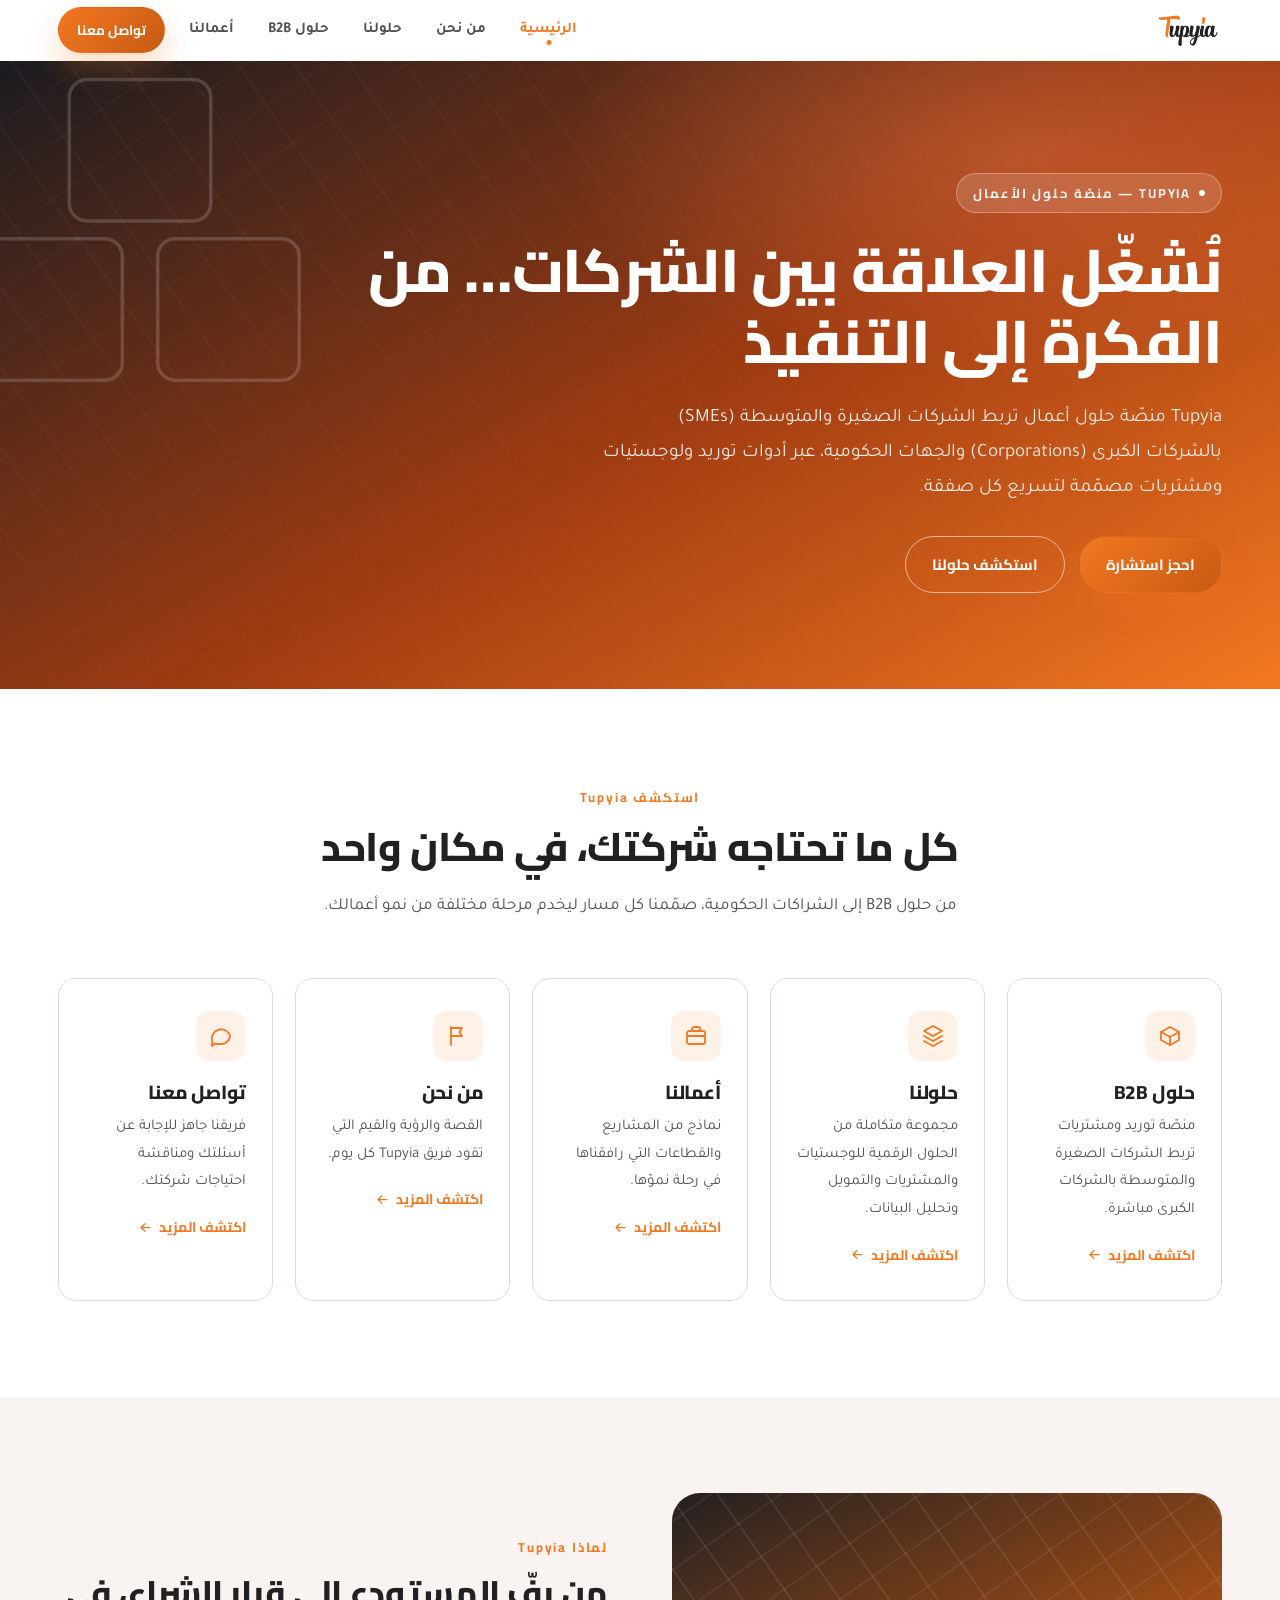
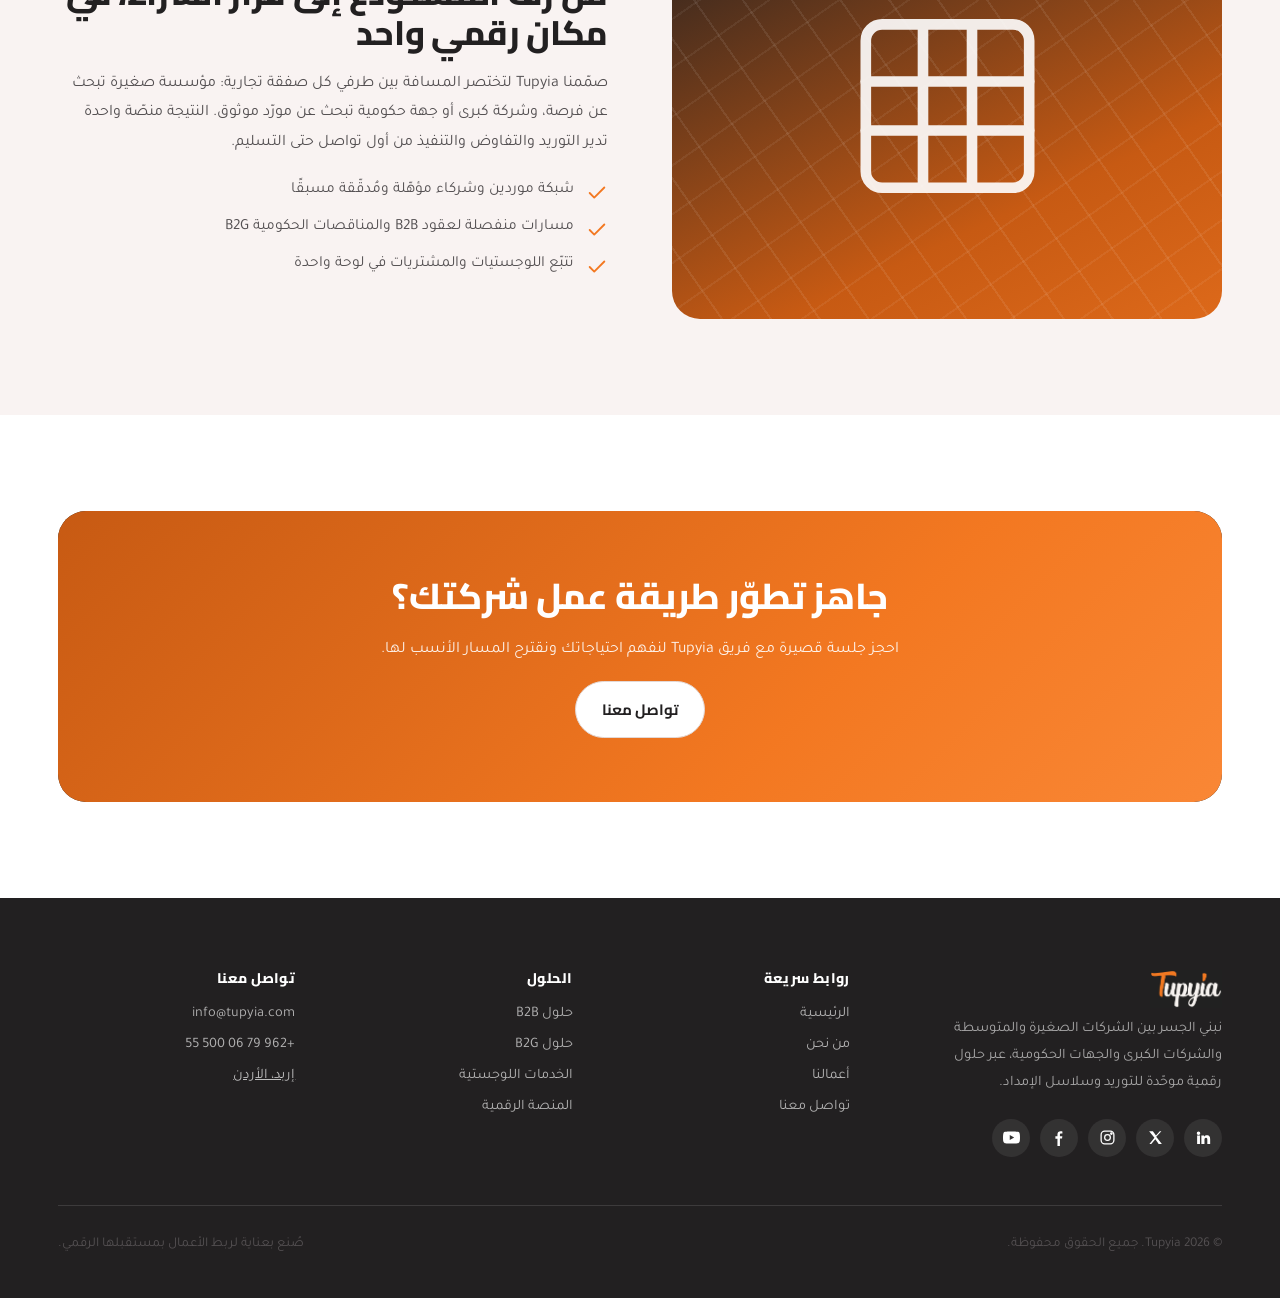
<file: index.html>
<!DOCTYPE html>
<html lang="ar" dir="rtl">
<head>
<meta charset="UTF-8">
<meta name="viewport" content="width=device-width, initial-scale=1.0">
<title>Tupyia — منصّة حلول الأعمال B2B وB2G</title>
<meta name="description" content="Tupyia تربط الشركات الصغيرة والمتوسطة بالشركات الكبرى والجهات الحكومية عبر حلول توريد ولوجستيات ومشتريات موحّدة.">
<link rel="stylesheet" href="styles.css">
</head>
<body data-page="home">

<header class="site-header">
  <div class="container">
    <nav class="nav">
     <a href="index.html" class="logo">
  <img src="logo.png" alt="Tupyia Logo" class="web-logo">
	 </a>
      <div class="nav-panel" id="nav-panel">
        <ul class="nav-links">
          <li><a href="index.html" class="nav-link" data-page="home">الرئيسية</a></li>
          <li><a href="about.html" class="nav-link" data-page="about">من نحن</a></li>
          <li><a href="solutions.html" class="nav-link" data-page="solutions">حلولنا</a></li>
          <li><a href="business.html" class="nav-link" data-page="business">حلول B2B</a></li>
          <li><a href="work.html" class="nav-link" data-page="work">أعمالنا</a></li>
        </ul>
        <div class="header-actions">
          <a href="contact.html" class="btn btn-primary btn-sm btn-cta">تواصل معنا</a>
        </div>
      </div>
      <button class="menu-toggle" id="menu-toggle" type="button" aria-label="فتح القائمة" aria-expanded="false" aria-controls="nav-panel"><span></span></button>
    </nav>
  </div>
</header>

<main>

  <section class="hero">
    <svg class="hero-icon" viewBox="0 0 260 260" width="460" height="460" style="top:-70px; inset-inline-end:-90px;" aria-hidden="true">
      <rect x="40" y="140" width="80" height="80" rx="10" fill="none" stroke="#fff" stroke-width="2"/>
      <rect x="140" y="140" width="80" height="80" rx="10" fill="none" stroke="#fff" stroke-width="2"/>
      <rect x="90" y="50" width="80" height="80" rx="10" fill="none" stroke="#fff" stroke-width="2"/>
    </svg>
    <div class="container">
      <div class="hero-inner wide reveal">
        <span class="eyebrow">TUPYIA — منصّة حلول الأعمال</span>
        <h1>نُشغّل العلاقة بين الشركات… من الفكرة إلى التنفيذ</h1>
        <p class="lead">Tupyia منصّة حلول أعمال تربط الشركات الصغيرة والمتوسطة (SMEs) بالشركات الكبرى (Corporations) والجهات الحكومية، عبر أدوات توريد ولوجستيات ومشتريات مصمّمة لتسريع كل صفقة.</p>
        <div class="hero-actions">
          <a href="contact.html" class="btn btn-primary">احجز استشارة</a>
          <a href="solutions.html" class="btn btn-ghost">استكشف حلولنا</a>
        </div>
      </div>
    </div>
  </section>

  <section class="section">
    <div class="container">
      <div class="section-head center reveal">
        <span class="eyebrow-dark">استكشف Tupyia</span>
        <h2>كل ما تحتاجه شركتك، في مكان واحد</h2>
        <p>من حلول B2B إلى الشراكات الحكومية، صمّمنا كل مسار ليخدم مرحلة مختلفة من نمو أعمالك.</p>
      </div>

      <div class="grid grid-5" data-reveal-group>
        <a href="business.html" class="card reveal">
          <div class="card-icon">
            <svg viewBox="0 0 24 24" fill="none" stroke="currentColor" stroke-width="1.8" stroke-linecap="round" stroke-linejoin="round"><path d="M21 8l-9-5-9 5 9 5 9-5z"/><path d="M3 8v8l9 5 9-5V8"/><path d="M12 13v8"/></svg>
          </div>
          <h3>حلول B2B</h3>
          <p>منصّة توريد ومشتريات تربط الشركات الصغيرة والمتوسطة بالشركات الكبرى مباشرة.</p>
          <span class="card-link">اكتشف المزيد
            <svg viewBox="0 0 24 24" fill="none" stroke="currentColor" stroke-width="2" stroke-linecap="round" stroke-linejoin="round"><path d="M19 12H5"/><path d="M11 6l-6 6 6 6"/></svg>
          </span>
        </a>

        <a href="solutions.html" class="card reveal">
          <div class="card-icon">
            <svg viewBox="0 0 24 24" fill="none" stroke="currentColor" stroke-width="1.8" stroke-linecap="round" stroke-linejoin="round"><path d="M12 2l9 5-9 5-9-5 9-5z"/><path d="M3 12l9 5 9-5"/><path d="M3 17l9 5 9-5"/></svg>
          </div>
          <h3>حلولنا</h3>
          <p>مجموعة متكاملة من الحلول الرقمية للوجستيات والمشتريات والتمويل وتحليل البيانات.</p>
          <span class="card-link">اكتشف المزيد
            <svg viewBox="0 0 24 24" fill="none" stroke="currentColor" stroke-width="2" stroke-linecap="round" stroke-linejoin="round"><path d="M19 12H5"/><path d="M11 6l-6 6 6 6"/></svg>
          </span>
        </a>

        <a href="work.html" class="card reveal">
          <div class="card-icon">
            <svg viewBox="0 0 24 24" fill="none" stroke="currentColor" stroke-width="1.8" stroke-linecap="round" stroke-linejoin="round"><rect x="3" y="7" width="18" height="13" rx="2"/><path d="M8 7V5a2 2 0 0 1 2-2h4a2 2 0 0 1 2 2v2"/><path d="M3 12h18"/></svg>
          </div>
          <h3>أعمالنا</h3>
          <p>نماذج من المشاريع والقطاعات التي رافقناها في رحلة نموّها.</p>
          <span class="card-link">اكتشف المزيد
            <svg viewBox="0 0 24 24" fill="none" stroke="currentColor" stroke-width="2" stroke-linecap="round" stroke-linejoin="round"><path d="M19 12H5"/><path d="M11 6l-6 6 6 6"/></svg>
          </span>
        </a>

        <a href="about.html" class="card reveal">
          <div class="card-icon">
            <svg viewBox="0 0 24 24" fill="none" stroke="currentColor" stroke-width="1.8" stroke-linecap="round" stroke-linejoin="round"><path d="M5 3v18"/><path d="M5 4h11l-2.5 4L16 12H5"/></svg>
          </div>
          <h3>من نحن</h3>
          <p>القصة والرؤية والقيم التي تقود فريق Tupyia كل يوم.</p>
          <span class="card-link">اكتشف المزيد
            <svg viewBox="0 0 24 24" fill="none" stroke="currentColor" stroke-width="2" stroke-linecap="round" stroke-linejoin="round"><path d="M19 12H5"/><path d="M11 6l-6 6 6 6"/></svg>
          </span>
        </a>

        <a href="contact.html" class="card reveal">
          <div class="card-icon">
            <svg viewBox="0 0 24 24" fill="none" stroke="currentColor" stroke-width="1.8" stroke-linecap="round" stroke-linejoin="round"><path d="M21 11.5a8.5 8.5 0 0 1-8.5 8.5H5l-2 2 .3-3.9A8.5 8.5 0 1 1 21 11.5z"/></svg>
          </div>
          <h3>تواصل معنا</h3>
          <p>فريقنا جاهز للإجابة عن أسئلتك ومناقشة احتياجات شركتك.</p>
          <span class="card-link">اكتشف المزيد
            <svg viewBox="0 0 24 24" fill="none" stroke="currentColor" stroke-width="2" stroke-linecap="round" stroke-linejoin="round"><path d="M19 12H5"/><path d="M11 6l-6 6 6 6"/></svg>
          </span>
        </a>
      </div>
    </div>
  </section>

  <section class="section section-alt">
    <div class="container">
      <div class="split reveal">
        <div class="split-media">
          <div class="glyph">
            <svg viewBox="0 0 24 24" fill="none" stroke="currentColor" stroke-width="1.3" stroke-linecap="round" stroke-linejoin="round"><rect x="2" y="2" width="20" height="20" rx="2"/><line x1="2" y1="9" x2="22" y2="9"/><line x1="2" y1="15" x2="22" y2="15"/><line x1="9" y1="2" x2="9" y2="22"/><line x1="15" y1="2" x2="15" y2="22"/></svg>
          </div>
        </div>
        <div class="split-content">
          <span class="eyebrow-dark">لماذا Tupyia</span>
          <h2>من رفّ المستودع إلى قرار الشراء، في مكان رقمي واحد</h2>
          <p>صمّمنا Tupyia لتختصر المسافة بين طرفي كل صفقة تجارية: مؤسسة صغيرة تبحث عن فرصة، وشركة كبرى أو جهة حكومية تبحث عن مورّد موثوق. النتيجة منصّة واحدة تدير التوريد والتفاوض والتنفيذ من أول تواصل حتى التسليم.</p>
          <ul class="checklist">
            <li>
              <svg viewBox="0 0 24 24" fill="none" stroke="currentColor" stroke-width="2" stroke-linecap="round" stroke-linejoin="round"><path d="M20 6L9 17l-5-5"/></svg>
              شبكة موردين وشركاء مؤهّلة ومُدقّقة مسبقًا
            </li>
            <li>
              <svg viewBox="0 0 24 24" fill="none" stroke="currentColor" stroke-width="2" stroke-linecap="round" stroke-linejoin="round"><path d="M20 6L9 17l-5-5"/></svg>
              مسارات منفصلة لعقود B2B والمناقصات الحكومية B2G
            </li>
            <li>
              <svg viewBox="0 0 24 24" fill="none" stroke="currentColor" stroke-width="2" stroke-linecap="round" stroke-linejoin="round"><path d="M20 6L9 17l-5-5"/></svg>
              تتبّع اللوجستيات والمشتريات في لوحة واحدة
            </li>
          </ul>
        </div>
      </div>
    </div>
  </section>

  <section class="section">
    <div class="container">
      <div class="cta-banner reveal">
        <h2>جاهز تطوّر طريقة عمل شركتك؟</h2>
        <p>احجز جلسة قصيرة مع فريق Tupyia لنفهم احتياجاتك ونقترح المسار الأنسب لها.</p>
        <div class="hero-actions">
          <a href="contact.html" class="btn btn-secondary">تواصل معنا</a>
        </div>
      </div>
    </div>
  </section>

</main>

<footer class="site-footer">
  <div class="container">
    <div class="footer-grid">
      <div class="footer-col footer-brand">
        <a href="index.html" class="logo">
		  <img src="Dlogo.png" alt="Tupyia Logo" class="web-logo">
        </a>
        <p>نبني الجسر بين الشركات الصغيرة والمتوسطة والشركات الكبرى والجهات الحكومية، عبر حلول رقمية موحّدة للتوريد وسلاسل الإمداد.</p>
        <div class="social-row">
  <a href="https://www.linkedin.com/company/tupyia/" target="_blank" rel="noopener noreferrer" aria-label="لينكدإن">
    <svg viewBox="0 0 24 24" fill="currentColor"><path d="M4.98 3.5a2.5 2.5 0 1 1 0 5 2.5 2.5 0 0 1 0-5zM3 9h4v12H3zM9 9h3.8v1.7h.05c.53-1 1.83-2 3.77-2 4.03 0 4.78 2.6 4.78 6v6.3h-4v-5.6c0-1.34-.02-3.06-1.87-3.06-1.87 0-2.16 1.46-2.16 2.96V21H9z"/></svg>
  </a>
  <a href="https://x.com/tupyia?s=21" target="_blank" rel="noopener noreferrer" aria-label="إكس">
    <svg viewBox="0 0 24 24" fill="currentColor"><path d="M3 3l7.5 9.5L3.4 21H6l5.8-6.6L16.5 21H21l-8-10.1L20.3 3H18l-5.3 6-4.4-6H3z"/></svg>
  </a>
  <a href="https://www.instagram.com/tupyiaofficial" target="_blank" rel="noopener noreferrer" aria-label="إنستغرام">
    <svg viewBox="0 0 24 24" fill="none" stroke="currentColor" stroke-width="1.8"><rect x="3" y="3" width="18" height="18" rx="5"/><circle cx="12" cy="12" r="4"/><circle cx="17.5" cy="6.5" r="1"/></svg>
  </a>
  <a href="https://www.facebook.com/share/16wBN3vnFz/?mibextid=wwXIfr" target="_blank" rel="noopener noreferrer" aria-label="فيسبوك">
    <svg viewBox="0 0 24 24" fill="currentColor"><path d="M9.1 24v-10.3H6.2V10.4h2.9V7.8c0-2.9 1.8-4.5 4.4-4.5 1.2 0 2.3.1 2.6.1v3h-1.8c-1.4 0-1.7.7-1.7 1.6v2.1h3.4l-.4 3.4h-3V24H9.1z"/></svg>
  </a>
  <a href="https://www.youtube.com/@Tupyia" target="_blank" rel="noopener noreferrer" aria-label="يوتيوب">
    <svg viewBox="0 0 24 24" fill="currentColor"><path d="M23.498 6.186a3.016 3.016 0 0 0-2.122-2.136C19.505 3.545 12 3.545 12 3.545s-7.505 0-9.377.505A3.017 3.017 0 0 0 .502 6.186C0 8.07 0 12 0 12s0 3.93.502 5.814a3.016 3.016 0 0 0 2.122 2.136c1.871.505 9.376.505 9.376.505s7.505 0 9.377-.505a3.015 3.015 0 0 0 2.122-2.136C24 15.93 24 12 24 12s0-3.93-.502-5.814zM9.545 15.568V8.432L15.818 12l-6.273 3.568z"/></svg>
  </a>
</div>
      </div>
      <div class="footer-col">
        <h4>روابط سريعة</h4>
        <ul>
          <li><a href="index.html">الرئيسية</a></li>
          <li><a href="about.html">من نحن</a></li>
          <li><a href="work.html">أعمالنا</a></li>
          <li><a href="contact.html">تواصل معنا</a></li>
        </ul>
      </div>
      <div class="footer-col">
        <h4>الحلول</h4>
        <ul>
          <li><a href="business.html">حلول B2B</a></li>
          <li><a href="solutions.html">حلول B2G</a></li>
          <li><a href="solutions.html">الخدمات اللوجستية</a></li>
          <li><a href="solutions.html">المنصة الرقمية</a></li>
        </ul>
      </div>
      <div class="footer-col">
        <h4>تواصل معنا</h4>
        <ul>
          <li><a href="mailto:info@tupyia.com">info@tupyia.com</a></li>
          <li><a href="tel:+962 79 06 500 55">+962 79 06 500 55</a></li>
          <li><a href="https://www.google.com/maps/place/arafa+grand/@32.5219879,35.8732528,46m/data=!3m1!1e3!4m6!3m5!1s0x151c778ac6ce34cb:0x551e104e26cc8c7d!8m2!3d32.5216615!4d35.8734312!16s%2Fg%2F11vy9kltvf?entry=ttu&g_ep=EgoyMDI2MDcxNS4wIKXMDSoASAFQAw%3D%3D" target="_blank" style="color: inherit; text-decoration: underline;">إربد، الأردن</a></li>
        </ul>
      </div>
    </div>
    <div class="footer-bottom">
      <p>© <span id="year"></span> Tupyia. جميع الحقوق محفوظة.</p>
      <p>صُنع بعناية لربط الأعمال بمستقبلها الرقمي.</p>
    </div>
  </div>
</footer>

<script src="script.js"></script>
</body>
</html>
</file>
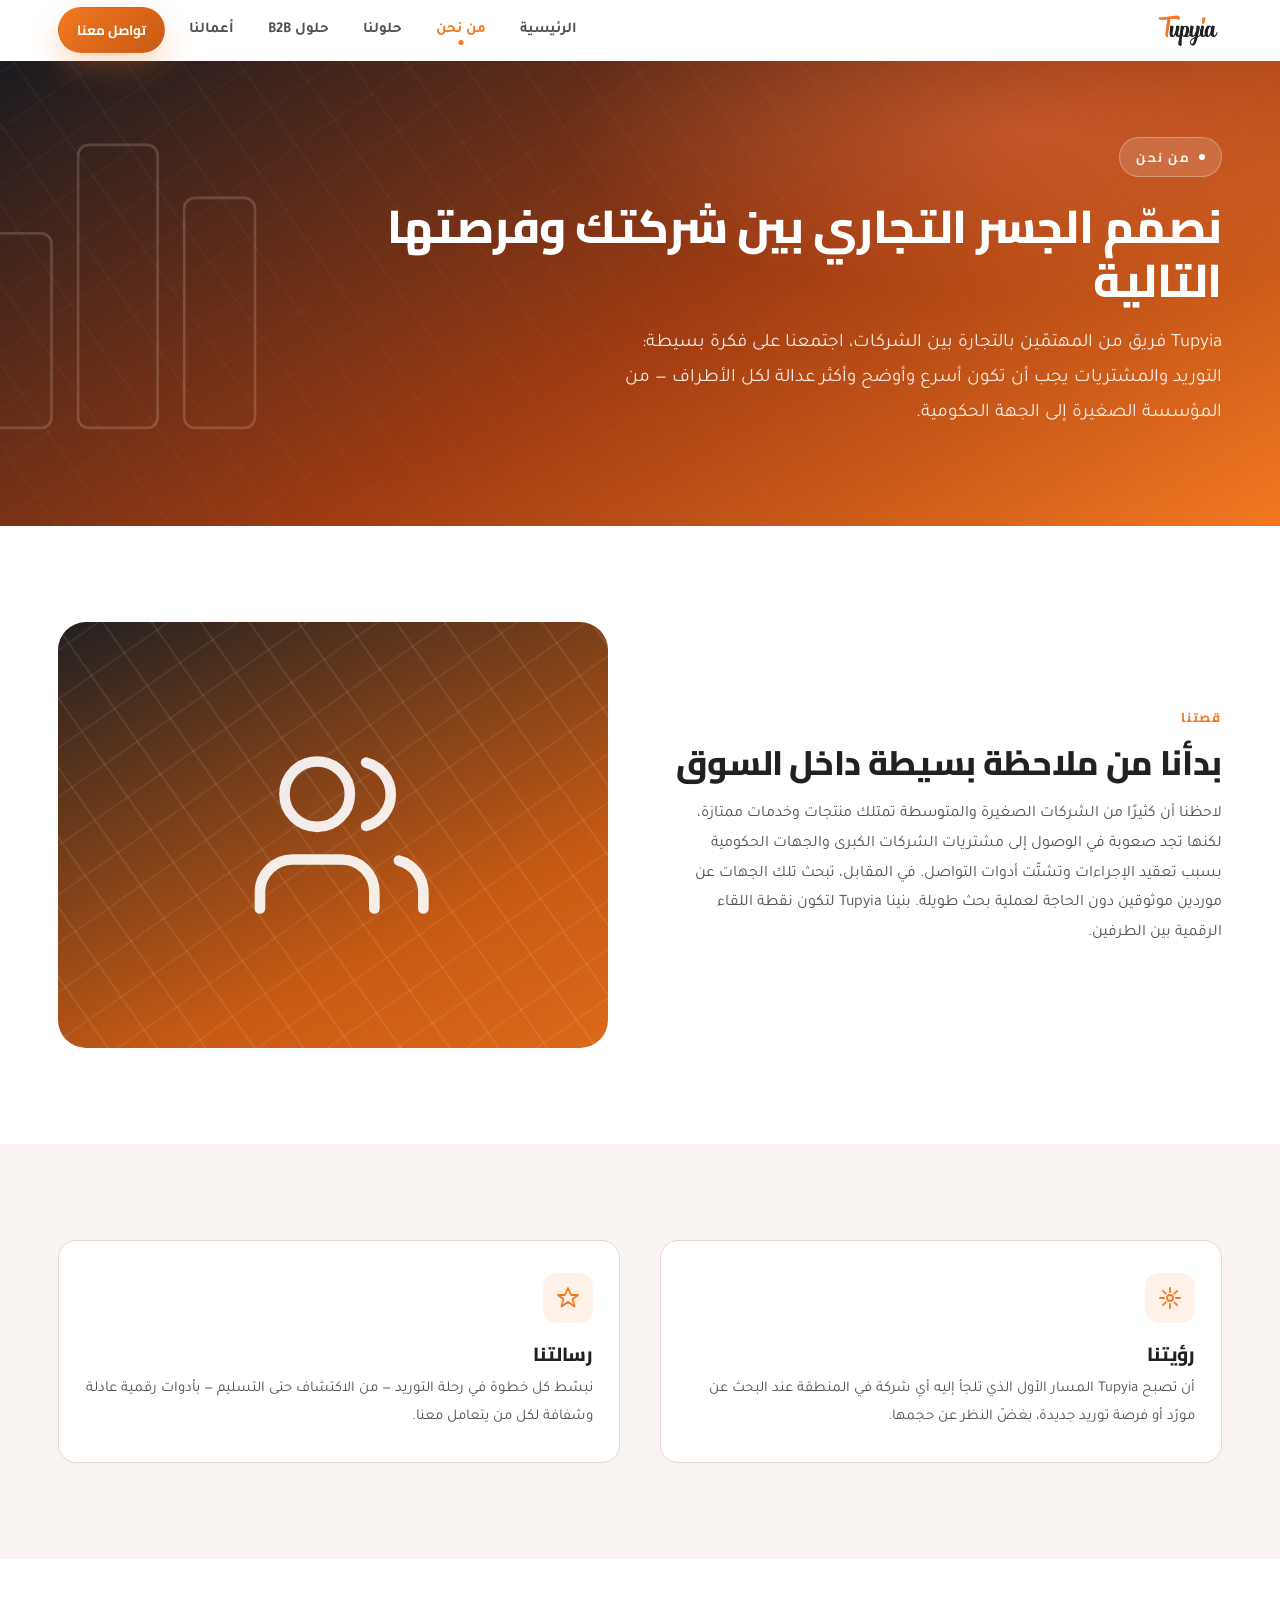
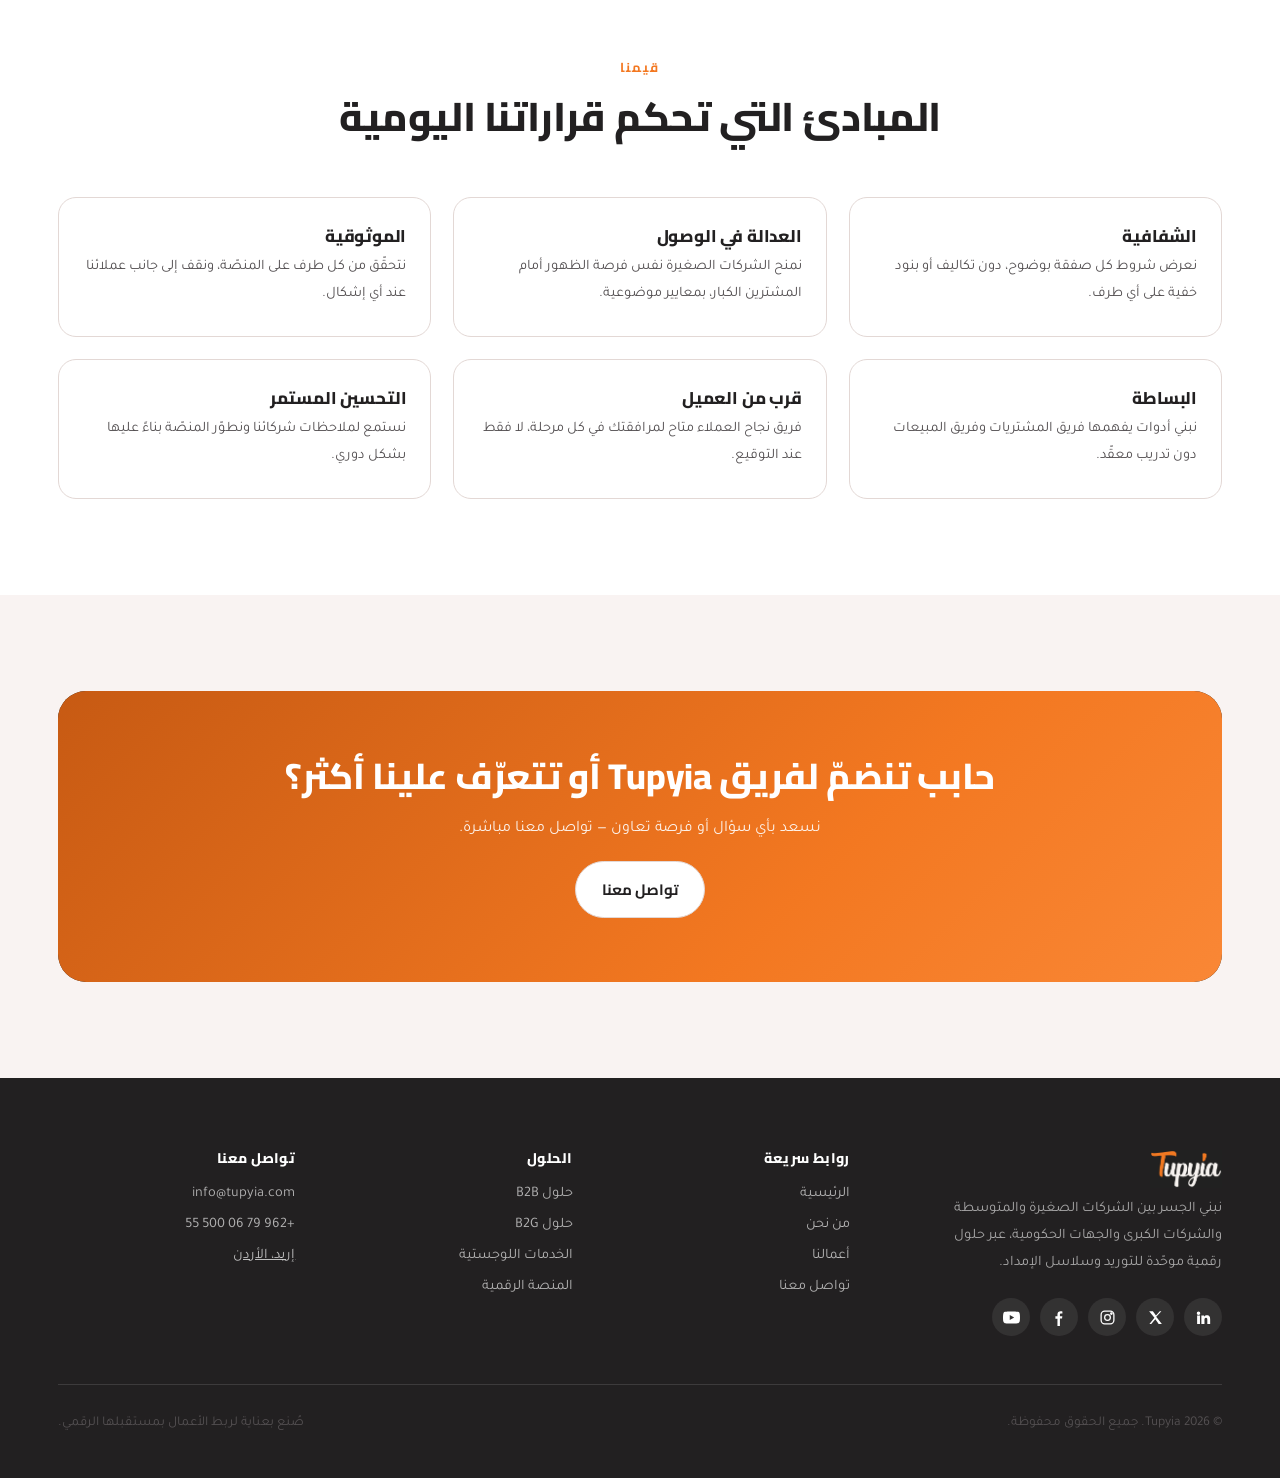
<file: about.html>
<!DOCTYPE html>
<html lang="ar" dir="rtl">
<head>
<meta charset="UTF-8">
<meta name="viewport" content="width=device-width, initial-scale=1.0">
<title>من نحن — Tupyia</title>
<meta name="description" content="قصة Tupyia ورؤيتها وقيمها في ربط الشركات الصغيرة والمتوسطة بالشركات الكبرى والجهات الحكومية.">
<link rel="stylesheet" href="styles.css">
</head>
<body data-page="about">

<header class="site-header">
  <div class="container">
    <nav class="nav">
       <a href="index.html" class="logo">
  <img src="logo.png" alt="Tupyia Logo" class="web-logo">
	 </a>
      <div class="nav-panel" id="nav-panel">
        <ul class="nav-links">
          <li><a href="index.html" class="nav-link" data-page="home">الرئيسية</a></li>
          <li><a href="about.html" class="nav-link" data-page="about">من نحن</a></li>
          <li><a href="solutions.html" class="nav-link" data-page="solutions">حلولنا</a></li>
          <li><a href="business.html" class="nav-link" data-page="business">حلول B2B</a></li>
          <li><a href="work.html" class="nav-link" data-page="work">أعمالنا</a></li>
        </ul>
        <div class="header-actions">
          <a href="contact.html" class="btn btn-primary btn-sm btn-cta">تواصل معنا</a>
        </div>
      </div>
      <button class="menu-toggle" id="menu-toggle" type="button" aria-label="فتح القائمة" aria-expanded="false" aria-controls="nav-panel"><span></span></button>
    </nav>
  </div>
</header>

<main>

  <section class="hero hero-compact">
    <svg class="hero-icon" viewBox="0 0 260 260" width="460" height="460" style="top:-40px; inset-inline-end:-90px;" aria-hidden="true">
      <rect x="40" y="120" width="40" height="110" rx="6" fill="none" stroke="#fff" stroke-width="1.5"/>
      <rect x="95" y="70" width="45" height="160" rx="6" fill="none" stroke="#fff" stroke-width="1.5"/>
      <rect x="155" y="100" width="40" height="130" rx="6" fill="none" stroke="#fff" stroke-width="1.5"/>
    </svg>
    <div class="container">
      <div class="hero-inner wide reveal">
        <span class="eyebrow">من نحن</span>
        <h1>نصمّم الجسر التجاري بين شركتك وفرصتها التالية</h1>
        <p class="lead">Tupyia فريق من المهتمّين بالتجارة بين الشركات، اجتمعنا على فكرة بسيطة: التوريد والمشتريات يجب أن تكون أسرع وأوضح وأكثر عدالة لكل الأطراف — من المؤسسة الصغيرة إلى الجهة الحكومية.</p>
      </div>
    </div>
  </section>

  <section class="section">
    <div class="container">
      <div class="split reveal">
        <div class="split-content">
          <span class="eyebrow-dark">قصتنا</span>
          <h2>بدأنا من ملاحظة بسيطة داخل السوق</h2>
          <p>لاحظنا أن كثيرًا من الشركات الصغيرة والمتوسطة تمتلك منتجات وخدمات ممتازة، لكنها تجد صعوبة في الوصول إلى مشتريات الشركات الكبرى والجهات الحكومية بسبب تعقيد الإجراءات وتشتّت أدوات التواصل. في المقابل، تبحث تلك الجهات عن موردين موثوقين دون الحاجة لعملية بحث طويلة. بنينا Tupyia لتكون نقطة اللقاء الرقمية بين الطرفين.</p>
        </div>
        <div class="split-media">
          <div class="glyph">
            <svg viewBox="0 0 24 24" fill="none" stroke="currentColor" stroke-width="1.3" stroke-linecap="round" stroke-linejoin="round"><path d="M17 21v-2a4 4 0 0 0-4-4H7a4 4 0 0 0-4 4v2"/><circle cx="10" cy="7" r="4"/><path d="M23 21v-2a4 4 0 0 0-3-3.87"/><path d="M16 3.13a4 4 0 0 1 0 7.75"/></svg>
          </div>
        </div>
      </div>
    </div>
  </section>

  <section class="section section-alt">
    <div class="container">
      <div class="grid grid-2 reveal" style="gap:40px;">
        <div class="card">
          <div class="card-icon">
            <svg viewBox="0 0 24 24" fill="none" stroke="currentColor" stroke-width="1.8" stroke-linecap="round" stroke-linejoin="round"><circle cx="12" cy="12" r="3"/><path d="M12 2v4M12 18v4M4.9 4.9l2.8 2.8M16.3 16.3l2.8 2.8M2 12h4M18 12h4M4.9 19.1l2.8-2.8M16.3 7.7l2.8-2.8"/></svg>
          </div>
          <h3>رؤيتنا</h3>
          <p>أن تصبح Tupyia المسار الأول الذي تلجأ إليه أي شركة في المنطقة عند البحث عن مورّد أو فرصة توريد جديدة، بغضّ النظر عن حجمها.</p>
        </div>
        <div class="card">
          <div class="card-icon">
            <svg viewBox="0 0 24 24" fill="none" stroke="currentColor" stroke-width="1.8" stroke-linecap="round" stroke-linejoin="round"><path d="M12 2l3 7h7l-5.5 4.2 2 7.3L12 16l-6.5 4.5 2-7.3L2 9h7z"/></svg>
          </div>
          <h3>رسالتنا</h3>
          <p>نبسّط كل خطوة في رحلة التوريد — من الاكتشاف حتى التسليم — بأدوات رقمية عادلة وشفافة لكل من يتعامل معنا.</p>
        </div>
      </div>
    </div>
  </section>

  <section class="section">
    <div class="container">
      <div class="section-head center reveal">
        <span class="eyebrow-dark">قيمنا</span>
        <h2>المبادئ التي تحكم قراراتنا اليومية</h2>
      </div>
      <div class="grid grid-3" data-reveal-group>
        <div class="value-card reveal">
          <h3>الشفافية</h3>
          <p>نعرض شروط كل صفقة بوضوح، دون تكاليف أو بنود خفية على أي طرف.</p>
        </div>
        <div class="value-card reveal">
          <h3>العدالة في الوصول</h3>
          <p>نمنح الشركات الصغيرة نفس فرصة الظهور أمام المشترين الكبار، بمعايير موضوعية.</p>
        </div>
        <div class="value-card reveal">
          <h3>الموثوقية</h3>
          <p>نتحقّق من كل طرف على المنصّة، ونقف إلى جانب عملائنا عند أي إشكال.</p>
        </div>
        <div class="value-card reveal">
          <h3>البساطة</h3>
          <p>نبني أدوات يفهمها فريق المشتريات وفريق المبيعات دون تدريب معقّد.</p>
        </div>
        <div class="value-card reveal">
          <h3>قرب من العميل</h3>
          <p>فريق نجاح العملاء متاح لمرافقتك في كل مرحلة، لا فقط عند التوقيع.</p>
        </div>
        <div class="value-card reveal">
          <h3>التحسين المستمر</h3>
          <p>نستمع لملاحظات شركائنا ونطوّر المنصّة بناءً عليها بشكل دوري.</p>
        </div>
      </div>
    </div>
  </section>

  <section class="section section-alt">
    <div class="container">
      <div class="cta-banner reveal">
        <h2>حابب تنضمّ لفريق Tupyia أو تتعرّف علينا أكثر؟</h2>
        <p>نسعد بأي سؤال أو فرصة تعاون — تواصل معنا مباشرة.</p>
        <div class="hero-actions">
          <a href="contact.html" class="btn btn-secondary">تواصل معنا</a>
        </div>
      </div>
    </div>
  </section>

</main>

<footer class="site-footer">
  <div class="container">
    <div class="footer-grid">
      <div class="footer-col footer-brand">
        <a href="index.html" class="logo">
		  <img src="Dlogo.png" alt="Tupyia Logo" class="web-logo">
        </a>
        <p>نبني الجسر بين الشركات الصغيرة والمتوسطة والشركات الكبرى والجهات الحكومية، عبر حلول رقمية موحّدة للتوريد وسلاسل الإمداد.</p>
        <div class="social-row">
  <a href="https://www.linkedin.com/company/tupyia/" target="_blank" rel="noopener noreferrer" aria-label="لينكدإن">
    <svg viewBox="0 0 24 24" fill="currentColor"><path d="M4.98 3.5a2.5 2.5 0 1 1 0 5 2.5 2.5 0 0 1 0-5zM3 9h4v12H3zM9 9h3.8v1.7h.05c.53-1 1.83-2 3.77-2 4.03 0 4.78 2.6 4.78 6v6.3h-4v-5.6c0-1.34-.02-3.06-1.87-3.06-1.87 0-2.16 1.46-2.16 2.96V21H9z"/></svg>
  </a>
  <a href="https://x.com/tupyia?s=21" target="_blank" rel="noopener noreferrer" aria-label="إكس">
    <svg viewBox="0 0 24 24" fill="currentColor"><path d="M3 3l7.5 9.5L3.4 21H6l5.8-6.6L16.5 21H21l-8-10.1L20.3 3H18l-5.3 6-4.4-6H3z"/></svg>
  </a>
  <a href="https://www.instagram.com/tupyiaofficial" target="_blank" rel="noopener noreferrer" aria-label="إنستغرام">
    <svg viewBox="0 0 24 24" fill="none" stroke="currentColor" stroke-width="1.8"><rect x="3" y="3" width="18" height="18" rx="5"/><circle cx="12" cy="12" r="4"/><circle cx="17.5" cy="6.5" r="1"/></svg>
  </a>
  <a href="https://www.facebook.com/share/16wBN3vnFz/?mibextid=wwXIfr" target="_blank" rel="noopener noreferrer" aria-label="فيسبوك">
    <svg viewBox="0 0 24 24" fill="currentColor"><path d="M9.1 24v-10.3H6.2V10.4h2.9V7.8c0-2.9 1.8-4.5 4.4-4.5 1.2 0 2.3.1 2.6.1v3h-1.8c-1.4 0-1.7.7-1.7 1.6v2.1h3.4l-.4 3.4h-3V24H9.1z"/></svg>
  </a>
  <a href="https://www.youtube.com/@Tupyia" target="_blank" rel="noopener noreferrer" aria-label="يوتيوب">
    <svg viewBox="0 0 24 24" fill="currentColor"><path d="M23.498 6.186a3.016 3.016 0 0 0-2.122-2.136C19.505 3.545 12 3.545 12 3.545s-7.505 0-9.377.505A3.017 3.017 0 0 0 .502 6.186C0 8.07 0 12 0 12s0 3.93.502 5.814a3.016 3.016 0 0 0 2.122 2.136c1.871.505 9.376.505 9.376.505s7.505 0 9.377-.505a3.015 3.015 0 0 0 2.122-2.136C24 15.93 24 12 24 12s0-3.93-.502-5.814zM9.545 15.568V8.432L15.818 12l-6.273 3.568z"/></svg>
  </a>
</div>
      </div>
      <div class="footer-col">
        <h4>روابط سريعة</h4>
        <ul>
          <li><a href="index.html">الرئيسية</a></li>
          <li><a href="about.html">من نحن</a></li>
          <li><a href="work.html">أعمالنا</a></li>
          <li><a href="contact.html">تواصل معنا</a></li>
        </ul>
      </div>
      <div class="footer-col">
        <h4>الحلول</h4>
        <ul>
          <li><a href="business.html">حلول B2B</a></li>
          <li><a href="solutions.html">حلول B2G</a></li>
          <li><a href="solutions.html">الخدمات اللوجستية</a></li>
          <li><a href="solutions.html">المنصة الرقمية</a></li>
        </ul>
      </div>
      <div class="footer-col">
        <h4>تواصل معنا</h4>
        <ul>
          <li><a href="mailto:info@tupyia.com">info@tupyia.com</a></li>
          <li><a href="tel:+962 79 06 500 55">+962 79 06 500 55</a></li>
          <li><a href="https://www.google.com/maps/place/arafa+grand/@32.5219879,35.8732528,46m/data=!3m1!1e3!4m6!3m5!1s0x151c778ac6ce34cb:0x551e104e26cc8c7d!8m2!3d32.5216615!4d35.8734312!16s%2Fg%2F11vy9kltvf?entry=ttu&g_ep=EgoyMDI2MDcxNS4wIKXMDSoASAFQAw%3D%3D" target="_blank" style="color: inherit; text-decoration: underline;">إربد، الأردن</a></li>
        </ul>
      </div>
    </div>
    <div class="footer-bottom">
      <p>© <span id="year"></span> Tupyia. جميع الحقوق محفوظة.</p>
      <p>صُنع بعناية لربط الأعمال بمستقبلها الرقمي.</p>
    </div>
  </div>
</footer>
<script src="script.js"></script>
</body>
</html>
</file>
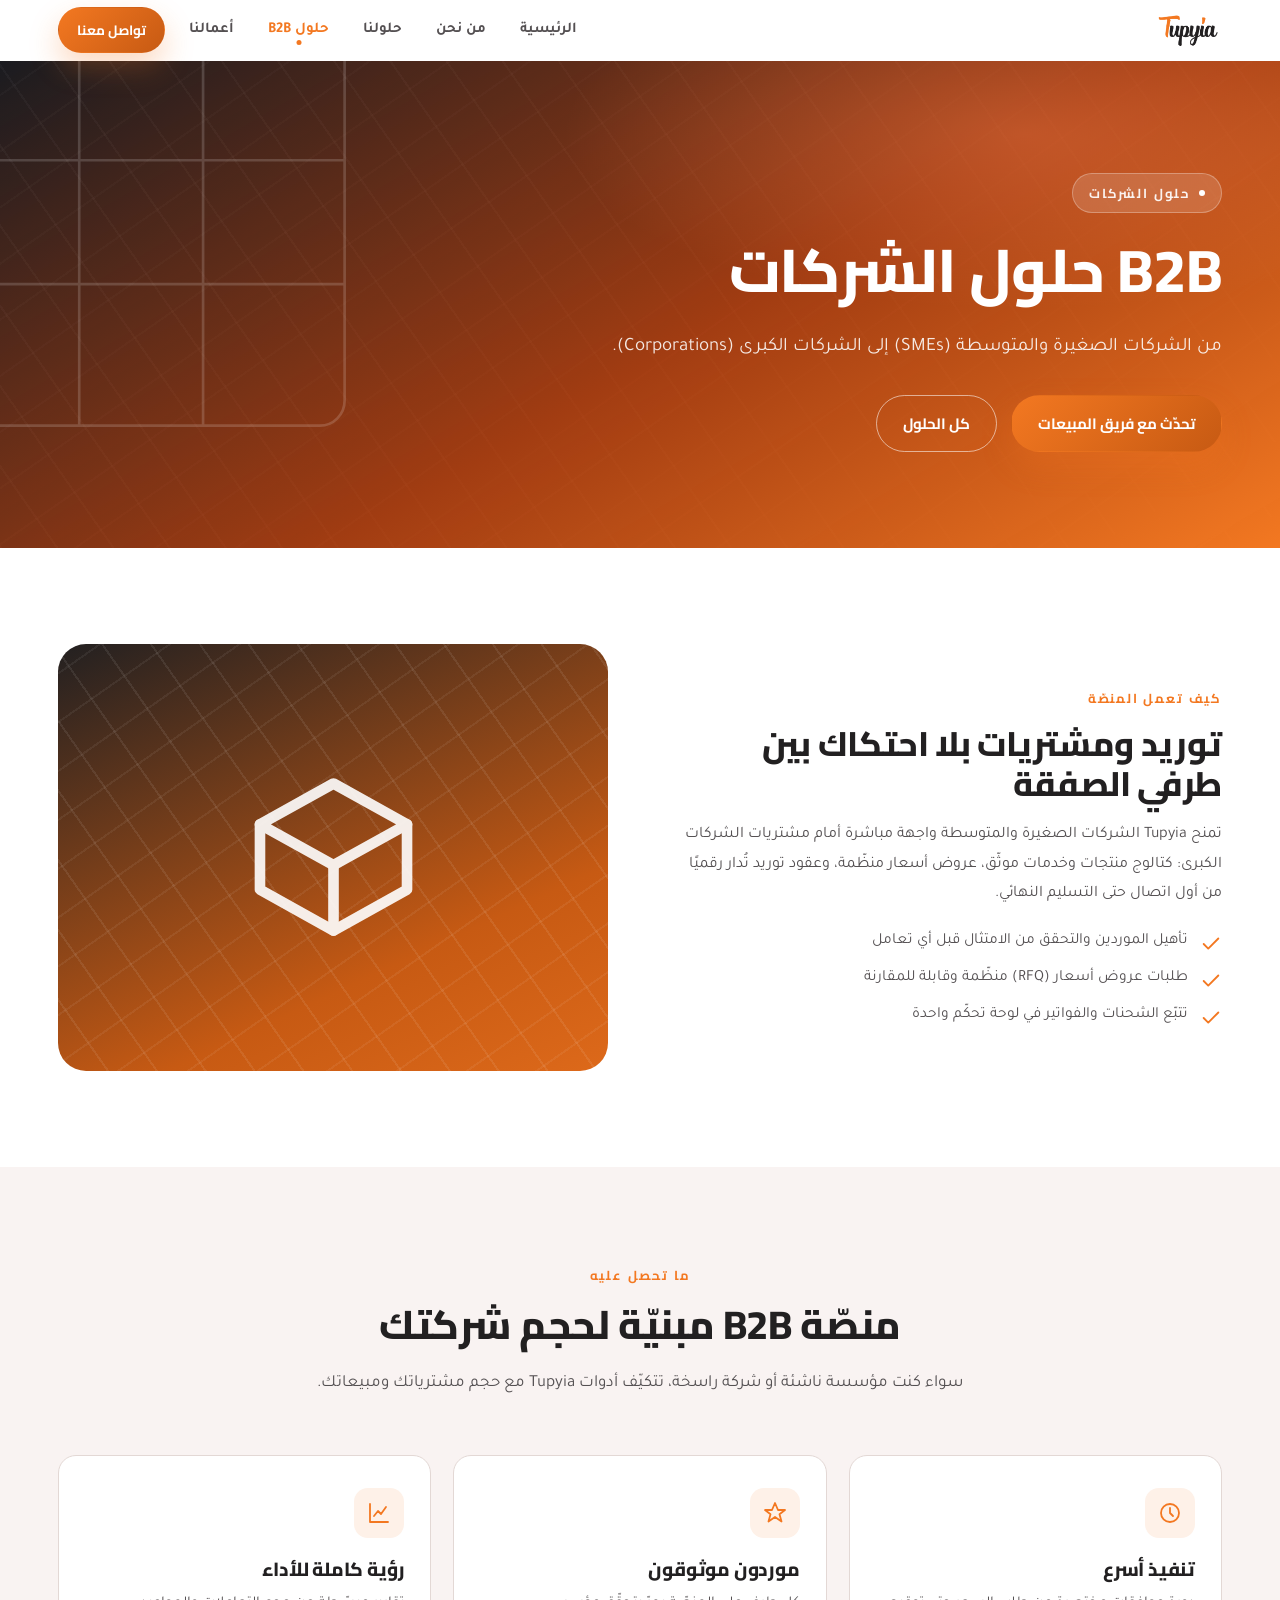
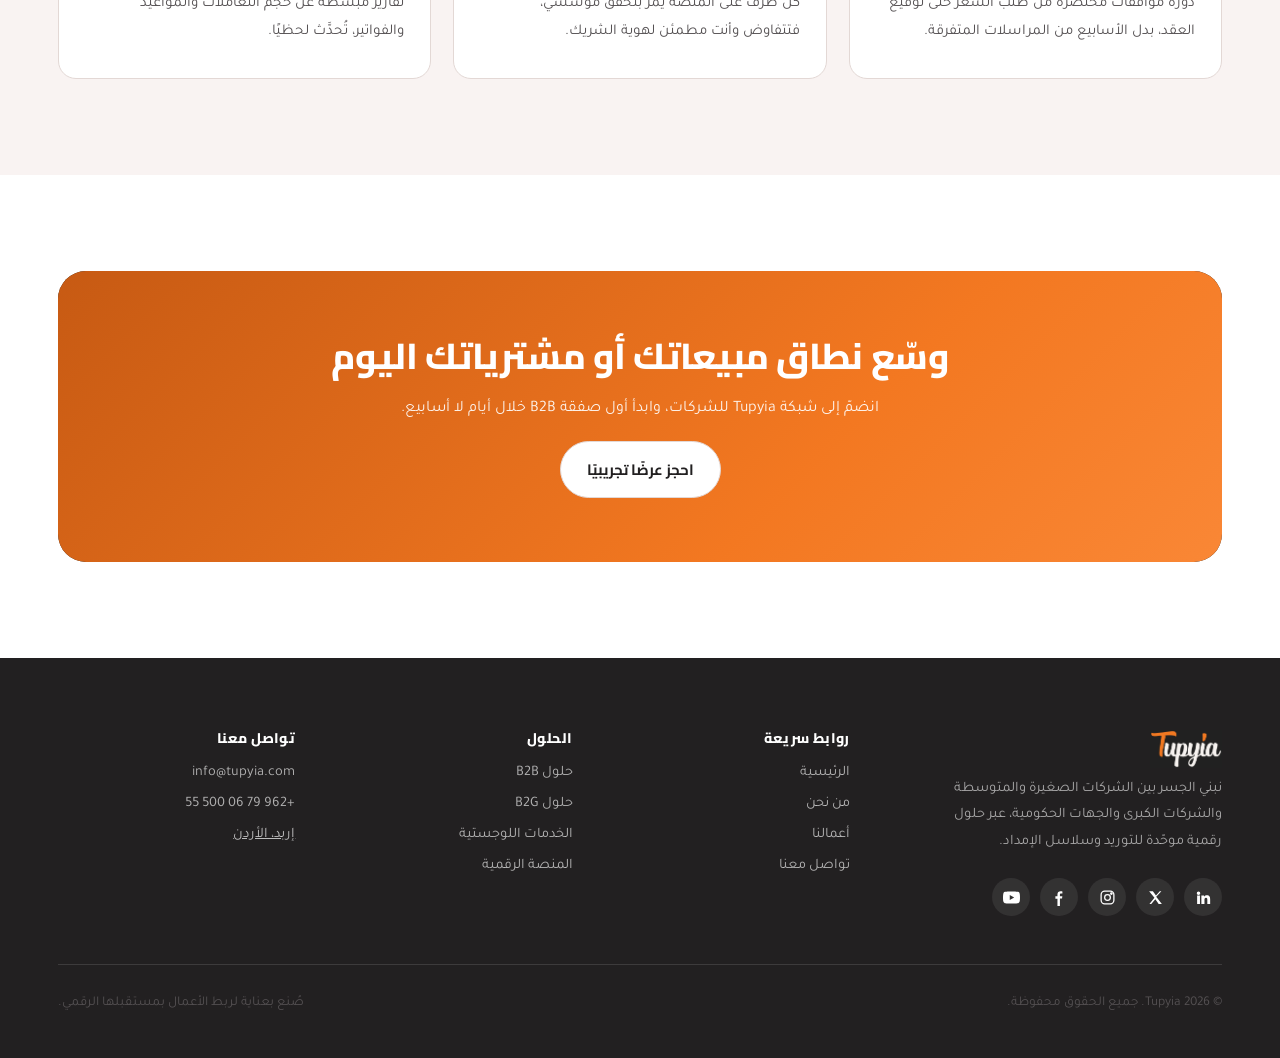
<file: business.html>
<!DOCTYPE html>
<html lang="ar" dir="rtl">
<head>
<meta charset="UTF-8">
<meta name="viewport" content="width=device-width, initial-scale=1.0">
<title>حلول B2B — Tupyia</title>
<meta name="description" content="حلول الشركات B2B من Tupyia: من الشركات الصغيرة والمتوسطة (SMEs) إلى الشركات الكبرى (Corporations).">
<link rel="stylesheet" href="styles.css">
</head>
<body data-page="business">

<header class="site-header">
  <div class="container">
    <nav class="nav">
     <a href="index.html" class="logo">
  <img src="logo.png" alt="Tupyia Logo" class="web-logo">
	 </a>
      <div class="nav-panel" id="nav-panel">
        <ul class="nav-links">
         <li><a href="index.html" class="nav-link" data-page="home">الرئيسية</a></li>
          <li><a href="about.html" class="nav-link" data-page="about">من نحن</a></li>
          <li><a href="solutions.html" class="nav-link" data-page="solutions">حلولنا</a></li>
          <li><a href="business.html" class="nav-link" data-page="business">حلول B2B</a></li>
          <li><a href="work.html" class="nav-link" data-page="work">أعمالنا</a></li>
        </ul>
        <div class="header-actions">
          <a href="contact.html" class="btn btn-primary btn-sm btn-cta">تواصل معنا</a>
        </div>
      </div>
      <button class="menu-toggle" id="menu-toggle" type="button" aria-label="فتح القائمة" aria-expanded="false" aria-controls="nav-panel"><span></span></button>
    </nav>
  </div>
</header>

<main>

  <section class="hero">
    <svg class="hero-icon" viewBox="0 0 260 260" width="460" height="460" style="top:-60px; inset-inline-end:-80px;" aria-hidden="true">
      <rect x="20" y="20" width="220" height="220" rx="14" fill="none" stroke="#fff" stroke-width="1.5"/>
      <line x1="20" y1="90" x2="240" y2="90" stroke="#fff" stroke-width="1.5"/>
      <line x1="20" y1="160" x2="240" y2="160" stroke="#fff" stroke-width="1.5"/>
      <line x1="90" y1="20" x2="90" y2="240" stroke="#fff" stroke-width="1.5"/>
      <line x1="160" y1="20" x2="160" y2="240" stroke="#fff" stroke-width="1.5"/>
    </svg>
    <div class="container">
      <div class="hero-inner reveal">
        <span class="eyebrow">حلول الشركات</span>
        <h1>B2B حلول الشركات</h1>
        <p class="lead">من الشركات الصغيرة والمتوسطة (SMEs) إلى الشركات الكبرى (Corporations).</p>
        <div class="hero-actions">
          <a href="contact.html" class="btn btn-primary">تحدّث مع فريق المبيعات</a>
          <a href="solutions.html" class="btn btn-ghost">كل الحلول</a>
        </div>
      </div>
    </div>
  </section>

  <section class="section">
    <div class="container">
      <div class="split reveal">
        <div class="split-content">
          <span class="eyebrow-dark">كيف تعمل المنصّة</span>
          <h2>توريد ومشتريات بلا احتكاك بين طرفي الصفقة</h2>
          <p>تمنح Tupyia الشركات الصغيرة والمتوسطة واجهة مباشرة أمام مشتريات الشركات الكبرى: كتالوج منتجات وخدمات موثّق، عروض أسعار منظّمة، وعقود توريد تُدار رقميًا من أول اتصال حتى التسليم النهائي.</p>
          <ul class="checklist">
            <li>
              <svg viewBox="0 0 24 24" fill="none" stroke="currentColor" stroke-width="2" stroke-linecap="round" stroke-linejoin="round"><path d="M20 6L9 17l-5-5"/></svg>
              تأهيل الموردين والتحقق من الامتثال قبل أي تعامل
            </li>
            <li>
              <svg viewBox="0 0 24 24" fill="none" stroke="currentColor" stroke-width="2" stroke-linecap="round" stroke-linejoin="round"><path d="M20 6L9 17l-5-5"/></svg>
              طلبات عروض أسعار (RFQ) منظّمة وقابلة للمقارنة
            </li>
            <li>
              <svg viewBox="0 0 24 24" fill="none" stroke="currentColor" stroke-width="2" stroke-linecap="round" stroke-linejoin="round"><path d="M20 6L9 17l-5-5"/></svg>
              تتبّع الشحنات والفواتير في لوحة تحكّم واحدة
            </li>
          </ul>
        </div>
        <div class="split-media">
          <div class="glyph">
            <svg viewBox="0 0 24 24" fill="none" stroke="currentColor" stroke-width="1.3" stroke-linecap="round" stroke-linejoin="round"><path d="M21 8l-9-5-9 5 9 5 9-5z"/><path d="M3 8v8l9 5 9-5V8"/><path d="M12 13v8"/></svg>
          </div>
        </div>
      </div>
    </div>
  </section>

  <section class="section section-alt">
    <div class="container">
      <div class="section-head center reveal">
        <span class="eyebrow-dark">ما تحصل عليه</span>
        <h2>منصّة B2B مبنيّة لحجم شركتك</h2>
        <p>سواء كنت مؤسسة ناشئة أو شركة راسخة، تتكيّف أدوات Tupyia مع حجم مشترياتك ومبيعاتك.</p>
      </div>
      <div class="grid grid-3" data-reveal-group>
        <div class="card reveal">
          <div class="card-icon">
            <svg viewBox="0 0 24 24" fill="none" stroke="currentColor" stroke-width="1.8" stroke-linecap="round" stroke-linejoin="round"><circle cx="12" cy="12" r="9"/><path d="M12 7v5l3 3"/></svg>
          </div>
          <h3>تنفيذ أسرع</h3>
          <p>دورة موافقات مختصرة من طلب السعر حتى توقيع العقد، بدل الأسابيع من المراسلات المتفرقة.</p>
        </div>
        <div class="card reveal">
          <div class="card-icon">
            <svg viewBox="0 0 24 24" fill="none" stroke="currentColor" stroke-width="1.8" stroke-linecap="round" stroke-linejoin="round"><path d="M12 2l3 7h7l-5.5 4.2 2 7.3L12 16l-6.5 4.5 2-7.3L2 9h7z"/></svg>
          </div>
          <h3>موردون موثوقون</h3>
          <p>كل طرف على المنصّة يمرّ بتحقّق مؤسسي، فتتفاوض وأنت مطمئن لهوية الشريك.</p>
        </div>
        <div class="card reveal">
          <div class="card-icon">
            <svg viewBox="0 0 24 24" fill="none" stroke="currentColor" stroke-width="1.8" stroke-linecap="round" stroke-linejoin="round"><path d="M3 3v18h18"/><path d="M7 15l4-5 3 3 5-7"/></svg>
          </div>
          <h3>رؤية كاملة للأداء</h3>
          <p>تقارير مبسّطة عن حجم التعاملات والمواعيد والفواتير، تُحدَّث لحظيًا.</p>
        </div>
      </div>
    </div>
  </section>

  <section class="section">
    <div class="container">
      <div class="cta-banner reveal">
        <h2>وسّع نطاق مبيعاتك أو مشترياتك اليوم</h2>
        <p>انضمّ إلى شبكة Tupyia للشركات، وابدأ أول صفقة B2B خلال أيام لا أسابيع.</p>
        <div class="hero-actions">
          <a href="contact.html" class="btn btn-secondary">احجز عرضًا تجريبيًا</a>
        </div>
      </div>
    </div>
  </section>

</main>

<footer class="site-footer">
  <div class="container">
    <div class="footer-grid">
      <div class="footer-col footer-brand">
        <a href="index.html" class="logo">
		  <img src="Dlogo.png" alt="Tupyia Logo" class="web-logo">
        </a>
        <p>نبني الجسر بين الشركات الصغيرة والمتوسطة والشركات الكبرى والجهات الحكومية، عبر حلول رقمية موحّدة للتوريد وسلاسل الإمداد.</p>
        <div class="social-row">
  <a href="https://www.linkedin.com/company/tupyia/" target="_blank" rel="noopener noreferrer" aria-label="لينكدإن">
    <svg viewBox="0 0 24 24" fill="currentColor"><path d="M4.98 3.5a2.5 2.5 0 1 1 0 5 2.5 2.5 0 0 1 0-5zM3 9h4v12H3zM9 9h3.8v1.7h.05c.53-1 1.83-2 3.77-2 4.03 0 4.78 2.6 4.78 6v6.3h-4v-5.6c0-1.34-.02-3.06-1.87-3.06-1.87 0-2.16 1.46-2.16 2.96V21H9z"/></svg>
  </a>
  <a href="https://x.com/tupyia?s=21" target="_blank" rel="noopener noreferrer" aria-label="إكس">
    <svg viewBox="0 0 24 24" fill="currentColor"><path d="M3 3l7.5 9.5L3.4 21H6l5.8-6.6L16.5 21H21l-8-10.1L20.3 3H18l-5.3 6-4.4-6H3z"/></svg>
  </a>
  <a href="https://www.instagram.com/tupyiaofficial" target="_blank" rel="noopener noreferrer" aria-label="إنستغرام">
    <svg viewBox="0 0 24 24" fill="none" stroke="currentColor" stroke-width="1.8"><rect x="3" y="3" width="18" height="18" rx="5"/><circle cx="12" cy="12" r="4"/><circle cx="17.5" cy="6.5" r="1"/></svg>
  </a>
  <a href="https://www.facebook.com/share/16wBN3vnFz/?mibextid=wwXIfr" target="_blank" rel="noopener noreferrer" aria-label="فيسبوك">
    <svg viewBox="0 0 24 24" fill="currentColor"><path d="M9.1 24v-10.3H6.2V10.4h2.9V7.8c0-2.9 1.8-4.5 4.4-4.5 1.2 0 2.3.1 2.6.1v3h-1.8c-1.4 0-1.7.7-1.7 1.6v2.1h3.4l-.4 3.4h-3V24H9.1z"/></svg>
  </a>
  <a href="https://www.youtube.com/@Tupyia" target="_blank" rel="noopener noreferrer" aria-label="يوتيوب">
    <svg viewBox="0 0 24 24" fill="currentColor"><path d="M23.498 6.186a3.016 3.016 0 0 0-2.122-2.136C19.505 3.545 12 3.545 12 3.545s-7.505 0-9.377.505A3.017 3.017 0 0 0 .502 6.186C0 8.07 0 12 0 12s0 3.93.502 5.814a3.016 3.016 0 0 0 2.122 2.136c1.871.505 9.376.505 9.376.505s7.505 0 9.377-.505a3.015 3.015 0 0 0 2.122-2.136C24 15.93 24 12 24 12s0-3.93-.502-5.814zM9.545 15.568V8.432L15.818 12l-6.273 3.568z"/></svg>
  </a>
</div>
      </div>
      <div class="footer-col">
        <h4>روابط سريعة</h4>
        <ul>
          <li><a href="index.html">الرئيسية</a></li>
          <li><a href="about.html">من نحن</a></li>
          <li><a href="work.html">أعمالنا</a></li>
          <li><a href="contact.html">تواصل معنا</a></li>
        </ul>
      </div>
      <div class="footer-col">
        <h4>الحلول</h4>
        <ul>
          <li><a href="business.html">حلول B2B</a></li>
          <li><a href="solutions.html">حلول B2G</a></li>
          <li><a href="solutions.html">الخدمات اللوجستية</a></li>
          <li><a href="solutions.html">المنصة الرقمية</a></li>
        </ul>
      </div>
      <div class="footer-col">
        <h4>تواصل معنا</h4>
        <ul>
          <li><a href="mailto:info@tupyia.com">info@tupyia.com</a></li>
          <li><a href="tel:+962 79 06 500 55">+962 79 06 500 55</a></li>
          <li><a href="https://www.google.com/maps/place/arafa+grand/@32.5219879,35.8732528,46m/data=!3m1!1e3!4m6!3m5!1s0x151c778ac6ce34cb:0x551e104e26cc8c7d!8m2!3d32.5216615!4d35.8734312!16s%2Fg%2F11vy9kltvf?entry=ttu&g_ep=EgoyMDI2MDcxNS4wIKXMDSoASAFQAw%3D%3D" target="_blank" style="color: inherit; text-decoration: underline;">إربد، الأردن</a></li>
        </ul>
      </div>
    </div>
    <div class="footer-bottom">
      <p>© <span id="year"></span> Tupyia. جميع الحقوق محفوظة.</p>
      <p>صُنع بعناية لربط الأعمال بمستقبلها الرقمي.</p>
    </div>
  </div>
</footer>

<script src="script.js"></script>
</body>
</html>
</file>
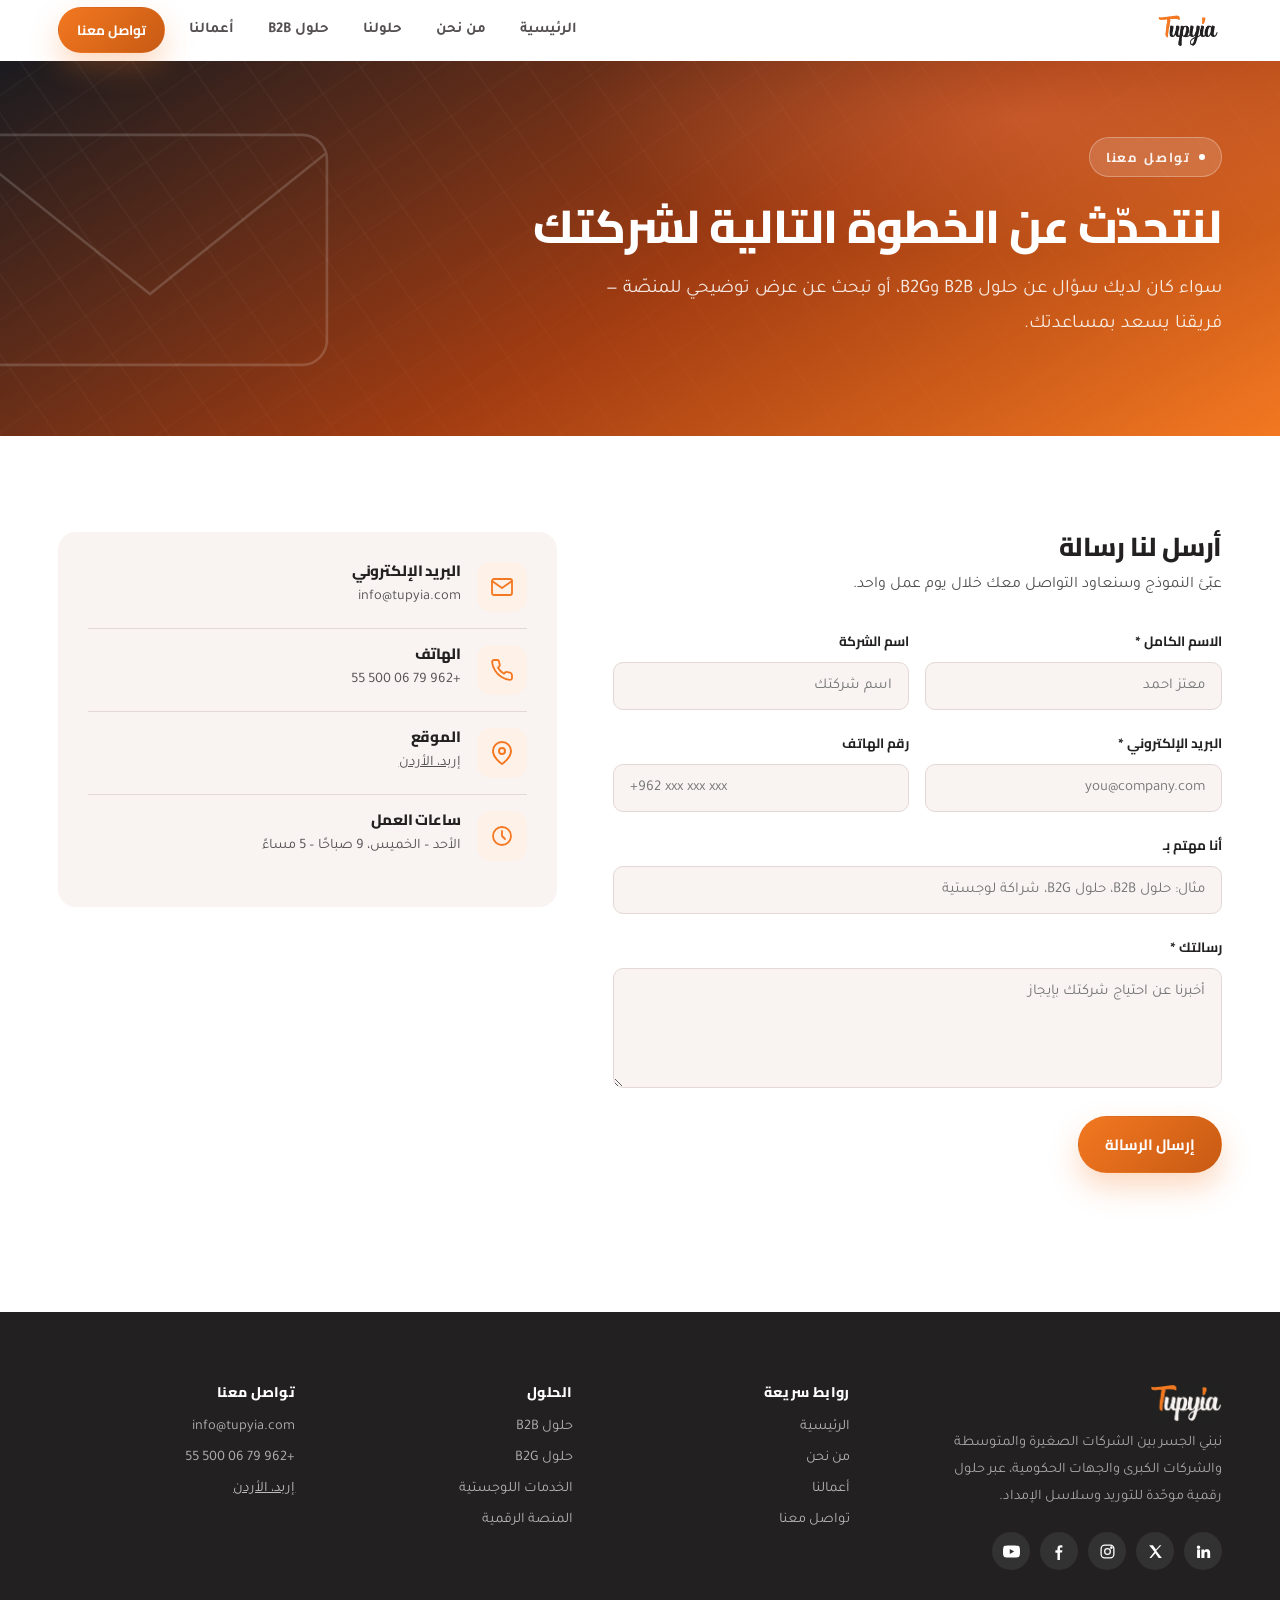
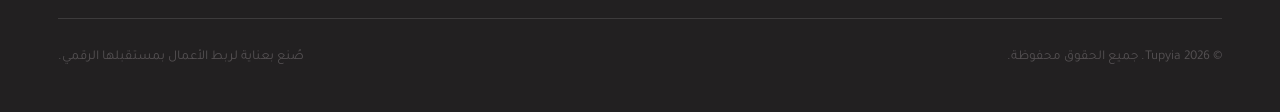
<file: contact.html>
<!DOCTYPE html>
<html lang="ar" dir="rtl">
<head>
<meta charset="UTF-8">
<meta name="viewport" content="width=device-width, initial-scale=1.0">
<title>تواصل معنا — Tupyia</title>
<meta name="description" content="تواصل مع فريق Tupyia لمناقشة احتياجات شركتك من حلول B2B وB2G.">
<link rel="stylesheet" href="styles.css">
</head>
<body data-page="contact">

<header class="site-header">
  <div class="container">
    <nav class="nav">
       <a href="index.html" class="logo">
  <img src="logo.png" alt="Tupyia Logo" class="web-logo">
	 </a>
      <div class="nav-panel" id="nav-panel">
        <ul class="nav-links">
         <li><a href="index.html" class="nav-link" data-page="home">الرئيسية</a></li>
          <li><a href="about.html" class="nav-link" data-page="about">من نحن</a></li>
          <li><a href="solutions.html" class="nav-link" data-page="solutions">حلولنا</a></li>
          <li><a href="business.html" class="nav-link" data-page="business">حلول B2B</a></li>
          <li><a href="work.html" class="nav-link" data-page="work">أعمالنا</a></li>
        </ul>
        <div class="header-actions">
          <a href="contact.html" class="btn btn-primary btn-sm btn-cta">تواصل معنا</a>
        </div>
      </div>
      <button class="menu-toggle" id="menu-toggle" type="button" aria-label="فتح القائمة" aria-expanded="false" aria-controls="nav-panel"><span></span></button>
    </nav>
  </div>
</header>

<main>

  <section class="hero hero-compact">
    <svg class="hero-icon" viewBox="0 0 260 260" width="460" height="460" style="top:-50px; inset-inline-end:-80px;" aria-hidden="true">
      <rect x="30" y="70" width="200" height="130" rx="14" fill="none" stroke="#fff" stroke-width="1.5"/>
      <path d="M30 80l100 80 100-80" fill="none" stroke="#fff" stroke-width="1.5"/>
    </svg>
    <div class="container">
      <div class="hero-inner reveal">
        <span class="eyebrow">تواصل معنا</span>
        <h1>لنتحدّث عن الخطوة التالية لشركتك</h1>
        <p class="lead">سواء كان لديك سؤال عن حلول B2B وB2G، أو تبحث عن عرض توضيحي للمنصّة — فريقنا يسعد بمساعدتك.</p>
      </div>
    </div>
  </section>

  <section class="section">
    <div class="container">
      <div class="contact-grid">

        <div class="reveal">
          <h2 style="font-size:26px; margin-bottom:.3em;">أرسل لنا رسالة</h2>
          <p style="margin-bottom:28px;">عبّئ النموذج وسنعاود التواصل معك خلال يوم عمل واحد.</p>

          <form id="contact-form" novalidate>
            <div class="field-row">
              <div class="field">
                <label for="name">الاسم الكامل *</label>
                <input type="text" id="name" name="name" placeholder="معتز احمد" required>
              </div>
              <div class="field">
                <label for="company">اسم الشركة</label>
                <input type="text" id="company" name="company" placeholder="اسم شركتك">
              </div>
            </div>
            <div class="field-row">
              <div class="field">
                <label for="email">البريد الإلكتروني *</label>
                <input type="email" id="email" name="email" placeholder="you@company.com" required>
              </div>
              <div class="field">
                <label for="phone">رقم الهاتف</label>
                <input type="tel" id="phone" name="phone" placeholder="+962 xxx xxx xxx">
              </div>
            </div>
            <div class="field">
              <label for="topic">أنا مهتم بـ</label>
              <input type="text" id="topic" name="topic" placeholder="مثال: حلول B2B، حلول B2G، شراكة لوجستية">
            </div>
            <div class="field">
              <label for="message">رسالتك *</label>
              <textarea id="message" name="message" rows="5" placeholder="أخبرنا عن احتياج شركتك بإيجاز" required></textarea>
            </div>
            <button type="submit" class="btn btn-primary">إرسال الرسالة</button>
            <p id="form-status" class="form-status" role="status" aria-live="polite"></p>
          </form>
        </div>

        <div class="reveal">
          <div class="info-card">
            <div class="info-row">
              <div class="card-icon">
                <svg viewBox="0 0 24 24" fill="none" stroke="currentColor" stroke-width="1.8" stroke-linecap="round" stroke-linejoin="round"><rect x="2" y="4" width="20" height="16" rx="2"/><path d="M22 6l-10 7L2 6"/></svg>
              </div>
              <div>
                <h4>البريد الإلكتروني</h4>
                <p><a href="mailto:info@tupyia.com">info@tupyia.com</a></p>
              </div>
            </div>
            <div class="info-row">
              <div class="card-icon">
                <svg viewBox="0 0 24 24" fill="none" stroke="currentColor" stroke-width="1.8" stroke-linecap="round" stroke-linejoin="round"><path d="M22 16.9v3a2 2 0 0 1-2.2 2 19.8 19.8 0 0 1-8.6-3.1 19.5 19.5 0 0 1-6-6 19.8 19.8 0 0 1-3.1-8.7A2 2 0 0 1 4.1 2h3a2 2 0 0 1 2 1.7c.1.9.3 1.8.6 2.7a2 2 0 0 1-.5 2.1L8 9.7a16 16 0 0 0 6 6l1.2-1.2a2 2 0 0 1 2.1-.5c.9.3 1.8.5 2.7.6a2 2 0 0 1 1.7 2z"/></svg>
              </div>
              <div>
                <h4>الهاتف</h4>
                <p><a href="tel:+962 79 06 500 55">+962 79 06 500 55</a></p>
              </div>
            </div>
            <div class="info-row">
  <div class="card-icon">
    <svg viewBox="0 0 24 24" fill="none" stroke="currentColor" stroke-width="2">
      <path d="M21 10c0 7-9 13-9 13s-9-6-9-13a9 9 0 0 1 18 0z"/>
      <circle cx="12" cy="10" r="3"/>
    </svg>
  </div>
  <div>
    <h4>الموقع</h4>
    <p>
      <a href="https://www.google.com/maps/place/arafa+grand/@32.5219879,35.8732528,46m/data=!3m1!1e3!4m6!3m5!1s0x151c778ac6ce34cb:0x551e104e26cc8c7d!8m2!3d32.5216615!4d35.8734312!16s%2Fg%2F11vy9kltvf?entry=ttu&g_ep=EgoyMDI2MDcxNS4wIKXMDSoASAFQAw%3D%3D" target="_blank" style="color: inherit; text-decoration: underline;">
        إربد، الأردن
      </a>
    </p>
  </div>
</div>
            <div class="info-row">
              <div class="card-icon">
                <svg viewBox="0 0 24 24" fill="none" stroke="currentColor" stroke-width="1.8" stroke-linecap="round" stroke-linejoin="round"><circle cx="12" cy="12" r="9"/><path d="M12 7v5l3 3"/></svg>
              </div>
              <div>
                <h4>ساعات العمل</h4>
                <p>الأحد – الخميس، 9 صباحًا – 5 مساءً</p>
              </div>
            </div>
          </div>
        </div>

      </div>
    </div>
  </section>

</main>

<footer class="site-footer">
  <div class="container">
    <div class="footer-grid">
      <div class="footer-col footer-brand">
        <a href="index.html" class="logo">
		  <img src="Dlogo.png" alt="Tupyia Logo" class="web-logo">
        </a>
        <p>نبني الجسر بين الشركات الصغيرة والمتوسطة والشركات الكبرى والجهات الحكومية، عبر حلول رقمية موحّدة للتوريد وسلاسل الإمداد.</p>
        <div class="social-row">
  <a href="https://www.linkedin.com/company/tupyia/" target="_blank" rel="noopener noreferrer" aria-label="لينكدإن">
    <svg viewBox="0 0 24 24" fill="currentColor"><path d="M4.98 3.5a2.5 2.5 0 1 1 0 5 2.5 2.5 0 0 1 0-5zM3 9h4v12H3zM9 9h3.8v1.7h.05c.53-1 1.83-2 3.77-2 4.03 0 4.78 2.6 4.78 6v6.3h-4v-5.6c0-1.34-.02-3.06-1.87-3.06-1.87 0-2.16 1.46-2.16 2.96V21H9z"/></svg>
  </a>
  <a href="https://x.com/tupyia?s=21" target="_blank" rel="noopener noreferrer" aria-label="إكس">
    <svg viewBox="0 0 24 24" fill="currentColor"><path d="M3 3l7.5 9.5L3.4 21H6l5.8-6.6L16.5 21H21l-8-10.1L20.3 3H18l-5.3 6-4.4-6H3z"/></svg>
  </a>
  <a href="https://www.instagram.com/tupyiaofficial" target="_blank" rel="noopener noreferrer" aria-label="إنستغرام">
    <svg viewBox="0 0 24 24" fill="none" stroke="currentColor" stroke-width="1.8"><rect x="3" y="3" width="18" height="18" rx="5"/><circle cx="12" cy="12" r="4"/><circle cx="17.5" cy="6.5" r="1"/></svg>
  </a>
  <a href="https://www.facebook.com/share/16wBN3vnFz/?mibextid=wwXIfr" target="_blank" rel="noopener noreferrer" aria-label="فيسبوك">
    <svg viewBox="0 0 24 24" fill="currentColor"><path d="M9.1 24v-10.3H6.2V10.4h2.9V7.8c0-2.9 1.8-4.5 4.4-4.5 1.2 0 2.3.1 2.6.1v3h-1.8c-1.4 0-1.7.7-1.7 1.6v2.1h3.4l-.4 3.4h-3V24H9.1z"/></svg>
  </a>
  <a href="https://www.youtube.com/@Tupyia" target="_blank" rel="noopener noreferrer" aria-label="يوتيوب">
    <svg viewBox="0 0 24 24" fill="currentColor"><path d="M23.498 6.186a3.016 3.016 0 0 0-2.122-2.136C19.505 3.545 12 3.545 12 3.545s-7.505 0-9.377.505A3.017 3.017 0 0 0 .502 6.186C0 8.07 0 12 0 12s0 3.93.502 5.814a3.016 3.016 0 0 0 2.122 2.136c1.871.505 9.376.505 9.376.505s7.505 0 9.377-.505a3.015 3.015 0 0 0 2.122-2.136C24 15.93 24 12 24 12s0-3.93-.502-5.814zM9.545 15.568V8.432L15.818 12l-6.273 3.568z"/></svg>
  </a>
</div>
      </div>
      <div class="footer-col">
        <h4>روابط سريعة</h4>
        <ul>
          <li><a href="index.html">الرئيسية</a></li>
          <li><a href="about.html">من نحن</a></li>
          <li><a href="work.html">أعمالنا</a></li>
          <li><a href="contact.html">تواصل معنا</a></li>
        </ul>
      </div>
      <div class="footer-col">
        <h4>الحلول</h4>
        <ul>
          <li><a href="business.html">حلول B2B</a></li>
          <li><a href="solutions.html">حلول B2G</a></li>
          <li><a href="solutions.html">الخدمات اللوجستية</a></li>
          <li><a href="solutions.html">المنصة الرقمية</a></li>
        </ul>
      </div>
      <div class="footer-col">
        <h4>تواصل معنا</h4>
        <ul>
          <li><a href="mailto:info@tupyia.com">info@tupyia.com</a></li>
          <li><a href="tel:+962 79 06 500 55">+962 79 06 500 55</a></li>
          <li><a href="https://www.google.com/maps/place/arafa+grand/@32.5219879,35.8732528,46m/data=!3m1!1e3!4m6!3m5!1s0x151c778ac6ce34cb:0x551e104e26cc8c7d!8m2!3d32.5216615!4d35.8734312!16s%2Fg%2F11vy9kltvf?entry=ttu&g_ep=EgoyMDI2MDcxNS4wIKXMDSoASAFQAw%3D%3D" target="_blank" style="color: inherit; text-decoration: underline;">إربد، الأردن</a></li>
        </ul>
      </div>
    </div>
    <div class="footer-bottom">
      <p>© <span id="year"></span> Tupyia. جميع الحقوق محفوظة.</p>
      <p>صُنع بعناية لربط الأعمال بمستقبلها الرقمي.</p>
    </div>
  </div>
</footer>
<script src="script.js"></script>
</body>
</html>
</file>
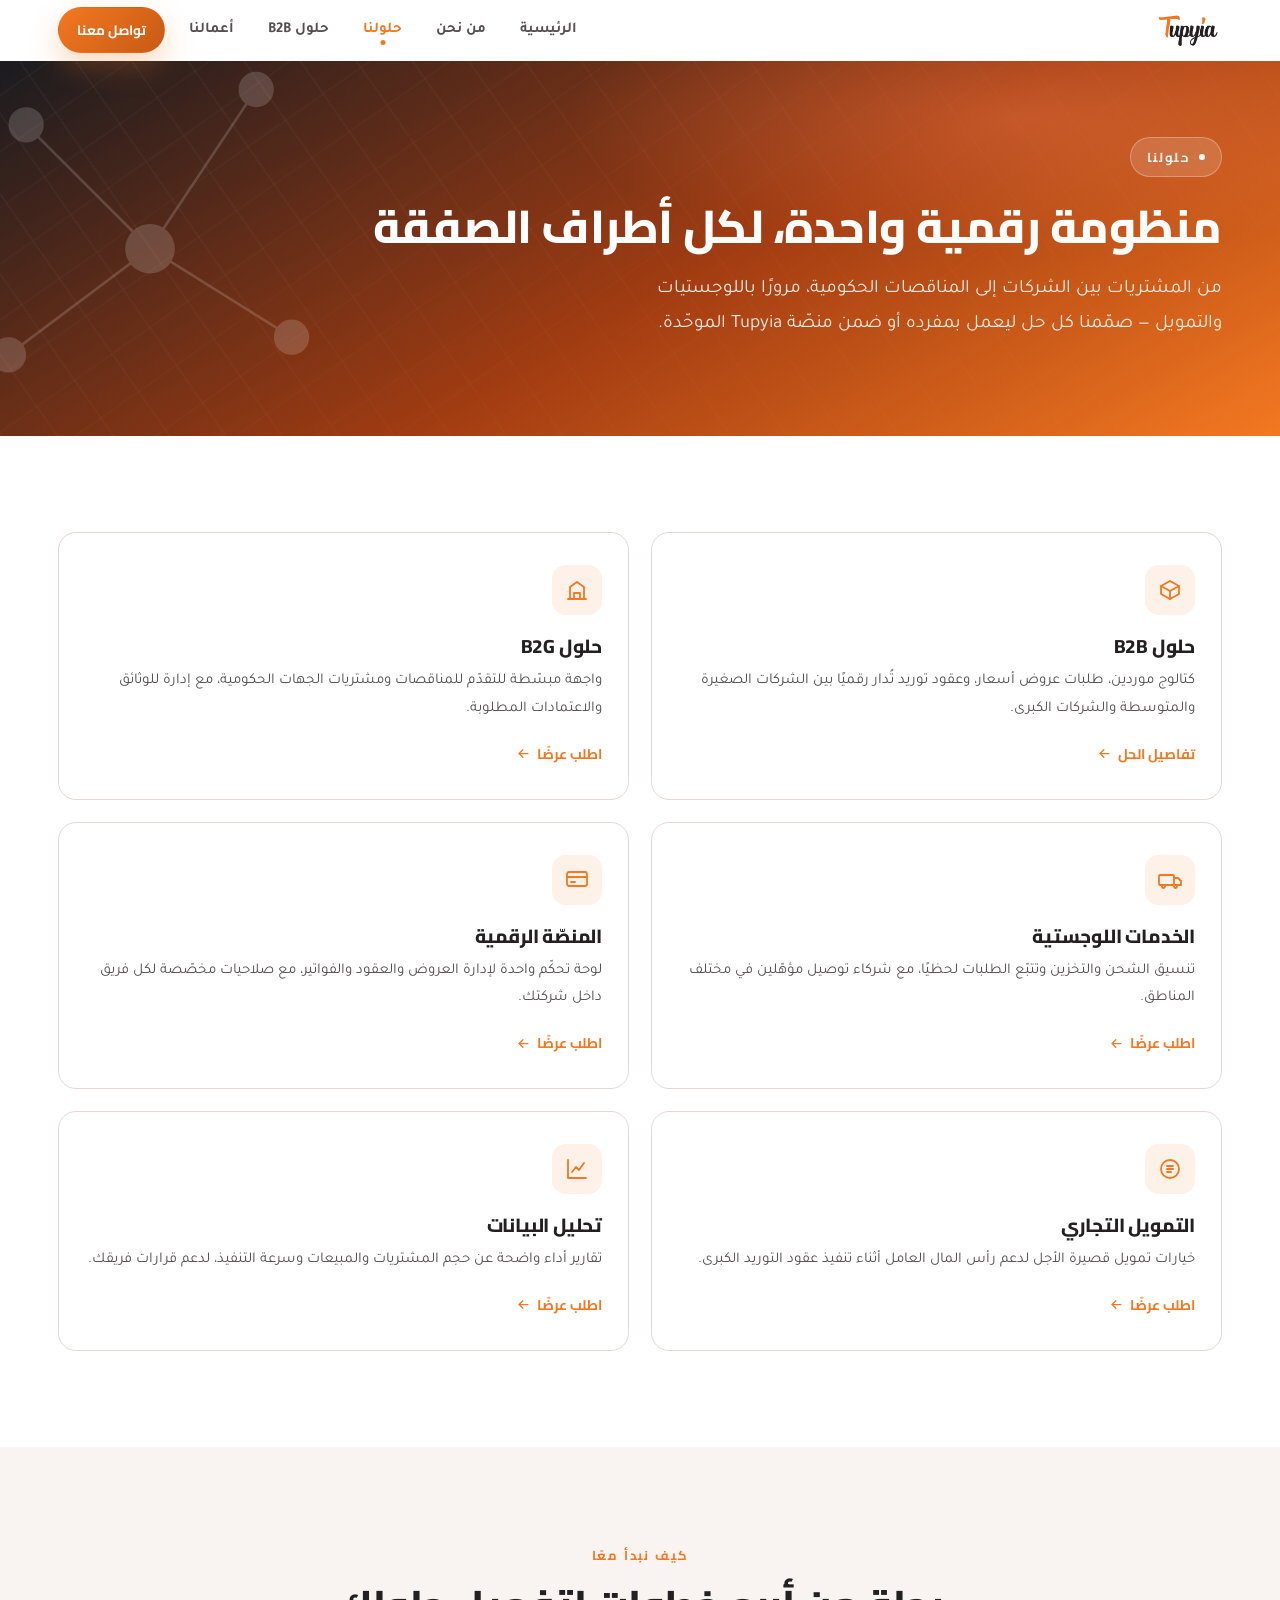
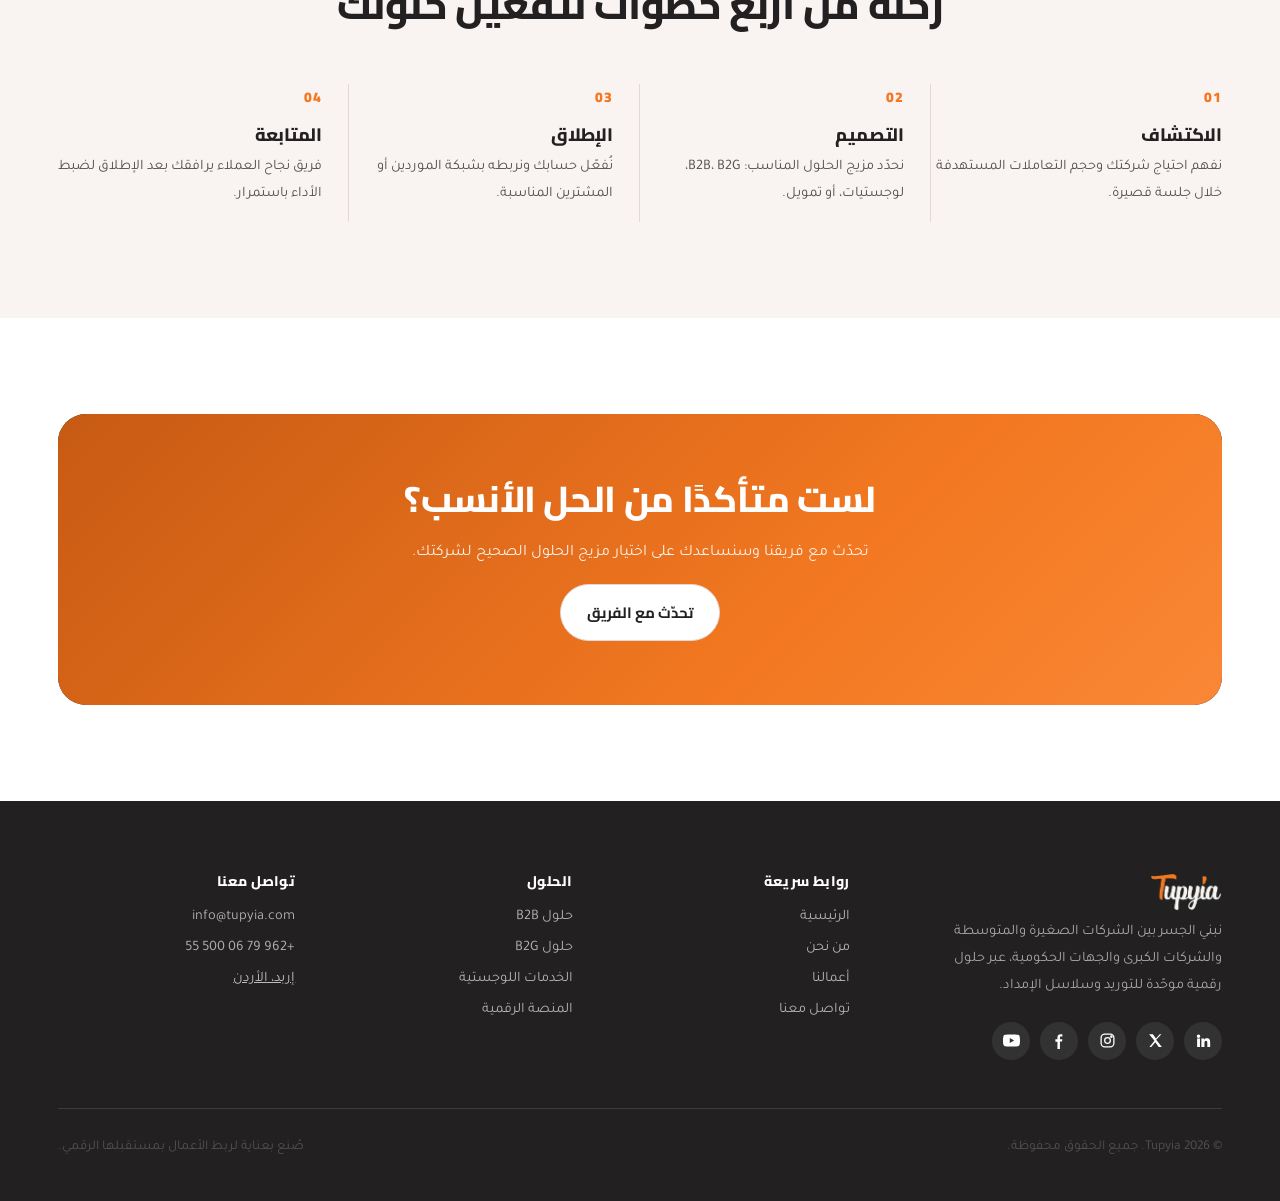
<file: solutions.html>
<!DOCTYPE html>
<html lang="ar" dir="rtl">
<head>
<meta charset="UTF-8">
<meta name="viewport" content="width=device-width, initial-scale=1.0">
<title>حلولنا — Tupyia</title>
<meta name="description" content="مجموعة حلول Tupyia المتكاملة: B2B، B2G، اللوجستيات، المنصة الرقمية، والتمويل التجاري.">
<link rel="stylesheet" href="styles.css">
</head>
<body data-page="solutions">

<header class="site-header">
  <div class="container">
    <nav class="nav">
 <a href="index.html" class="logo">
  <img src="logo.png" alt="Tupyia Logo" class="web-logo">
	 </a>
	 <div class="nav-panel" id="nav-panel">
        <ul class="nav-links">
         <li><a href="index.html" class="nav-link" data-page="home">الرئيسية</a></li>
          <li><a href="about.html" class="nav-link" data-page="about">من نحن</a></li>
          <li><a href="solutions.html" class="nav-link" data-page="solutions">حلولنا</a></li>
          <li><a href="business.html" class="nav-link" data-page="business">حلول B2B</a></li>
          <li><a href="work.html" class="nav-link" data-page="work">أعمالنا</a></li>
        </ul>
        <div class="header-actions">
          <a href="contact.html" class="btn btn-primary btn-sm btn-cta">تواصل معنا</a>
        </div>
      </div>
      <button class="menu-toggle" id="menu-toggle" type="button" aria-label="فتح القائمة" aria-expanded="false" aria-controls="nav-panel"><span></span></button>
    </nav>
  </div>
</header>

<main>

  <section class="hero hero-compact">
    <svg class="hero-icon" viewBox="0 0 260 260" width="460" height="460" style="top:-60px; inset-inline-end:-80px;" aria-hidden="true">
      <circle cx="60" cy="70" r="10" fill="#fff"/>
      <circle cx="190" cy="50" r="10" fill="#fff"/>
      <circle cx="130" cy="140" r="14" fill="#fff"/>
      <circle cx="50" cy="200" r="10" fill="#fff"/>
      <circle cx="210" cy="190" r="10" fill="#fff"/>
      <line x1="60" y1="70" x2="130" y2="140" stroke="#fff" stroke-width="1.5"/>
      <line x1="190" y1="50" x2="130" y2="140" stroke="#fff" stroke-width="1.5"/>
      <line x1="50" y1="200" x2="130" y2="140" stroke="#fff" stroke-width="1.5"/>
      <line x1="210" y1="190" x2="130" y2="140" stroke="#fff" stroke-width="1.5"/>
    </svg>
    <div class="container">
      <div class="hero-inner wide reveal">
        <span class="eyebrow">حلولنا</span>
        <h1>منظومة رقمية واحدة، لكل أطراف الصفقة</h1>
        <p class="lead">من المشتريات بين الشركات إلى المناقصات الحكومية، مرورًا باللوجستيات والتمويل — صمّمنا كل حل ليعمل بمفرده أو ضمن منصّة Tupyia الموحّدة.</p>
      </div>
    </div>
  </section>

  <section class="section">
    <div class="container">
      <div class="grid grid-2" data-reveal-group style="row-gap:22px;">

        <div class="card reveal">
          <div class="card-icon">
            <svg viewBox="0 0 24 24" fill="none" stroke="currentColor" stroke-width="1.8" stroke-linecap="round" stroke-linejoin="round"><path d="M21 8l-9-5-9 5 9 5 9-5z"/><path d="M3 8v8l9 5 9-5V8"/><path d="M12 13v8"/></svg>
          </div>
          <h3>حلول B2B</h3>
          <p>كتالوج موردين، طلبات عروض أسعار، وعقود توريد تُدار رقميًا بين الشركات الصغيرة والمتوسطة والشركات الكبرى.</p>
          <a href="business.html" class="card-link">تفاصيل الحل
            <svg viewBox="0 0 24 24" fill="none" stroke="currentColor" stroke-width="2" stroke-linecap="round" stroke-linejoin="round"><path d="M19 12H5"/><path d="M11 6l-6 6 6 6"/></svg>
          </a>
        </div>

        <div class="card reveal">
          <div class="card-icon">
            <svg viewBox="0 0 24 24" fill="none" stroke="currentColor" stroke-width="1.8" stroke-linecap="round" stroke-linejoin="round"><path d="M3 21h18"/><path d="M5 21V9l7-5 7 5v12"/><path d="M9 21v-6h6v6"/></svg>
          </div>
          <h3>حلول B2G</h3>
          <p>واجهة مبسّطة للتقدّم للمناقصات ومشتريات الجهات الحكومية، مع إدارة للوثائق والاعتمادات المطلوبة.</p>
          <a href="contact.html" class="card-link">اطلب عرضًا
            <svg viewBox="0 0 24 24" fill="none" stroke="currentColor" stroke-width="2" stroke-linecap="round" stroke-linejoin="round"><path d="M19 12H5"/><path d="M11 6l-6 6 6 6"/></svg>
          </a>
        </div>

        <div class="card reveal">
          <div class="card-icon">
            <svg viewBox="0 0 24 24" fill="none" stroke="currentColor" stroke-width="1.8" stroke-linecap="round" stroke-linejoin="round"><rect x="1" y="7" width="15" height="10" rx="1"/><path d="M16 10h4l3 3v4h-7"/><circle cx="5.5" cy="18.5" r="1.5"/><circle cx="17.5" cy="18.5" r="1.5"/></svg>
          </div>
          <h3>الخدمات اللوجستية</h3>
          <p>تنسيق الشحن والتخزين وتتبّع الطلبات لحظيًا، مع شركاء توصيل مؤهّلين في مختلف المناطق.</p>
          <a href="contact.html" class="card-link">اطلب عرضًا
            <svg viewBox="0 0 24 24" fill="none" stroke="currentColor" stroke-width="2" stroke-linecap="round" stroke-linejoin="round"><path d="M19 12H5"/><path d="M11 6l-6 6 6 6"/></svg>
          </a>
        </div>

        <div class="card reveal">
          <div class="card-icon">
            <svg viewBox="0 0 24 24" fill="none" stroke="currentColor" stroke-width="1.8" stroke-linecap="round" stroke-linejoin="round"><rect x="2" y="4" width="20" height="14" rx="2"/><path d="M2 9h20"/><path d="M6 14h4"/></svg>
          </div>
          <h3>المنصّة الرقمية</h3>
          <p>لوحة تحكّم واحدة لإدارة العروض والعقود والفواتير، مع صلاحيات مخصّصة لكل فريق داخل شركتك.</p>
          <a href="contact.html" class="card-link">اطلب عرضًا
            <svg viewBox="0 0 24 24" fill="none" stroke="currentColor" stroke-width="2" stroke-linecap="round" stroke-linejoin="round"><path d="M19 12H5"/><path d="M11 6l-6 6 6 6"/></svg>
          </a>
        </div>

        <div class="card reveal">
          <div class="card-icon">
            <svg viewBox="0 0 24 24" fill="none" stroke="currentColor" stroke-width="1.8" stroke-linecap="round" stroke-linejoin="round"><circle cx="12" cy="12" r="9"/><path d="M9 12h6"/><path d="M9 9h6"/><path d="M9 15h4"/></svg>
          </div>
          <h3>التمويل التجاري</h3>
          <p>خيارات تمويل قصيرة الأجل لدعم رأس المال العامل أثناء تنفيذ عقود التوريد الكبرى.</p>
          <a href="contact.html" class="card-link">اطلب عرضًا
            <svg viewBox="0 0 24 24" fill="none" stroke="currentColor" stroke-width="2" stroke-linecap="round" stroke-linejoin="round"><path d="M19 12H5"/><path d="M11 6l-6 6 6 6"/></svg>
          </a>
        </div>

        <div class="card reveal">
          <div class="card-icon">
            <svg viewBox="0 0 24 24" fill="none" stroke="currentColor" stroke-width="1.8" stroke-linecap="round" stroke-linejoin="round"><path d="M3 3v18h18"/><path d="M7 15l4-5 3 3 5-7"/></svg>
          </div>
          <h3>تحليل البيانات</h3>
          <p>تقارير أداء واضحة عن حجم المشتريات والمبيعات وسرعة التنفيذ، لدعم قرارات فريقك.</p>
          <a href="contact.html" class="card-link">اطلب عرضًا
            <svg viewBox="0 0 24 24" fill="none" stroke="currentColor" stroke-width="2" stroke-linecap="round" stroke-linejoin="round"><path d="M19 12H5"/><path d="M11 6l-6 6 6 6"/></svg>
          </a>
        </div>

      </div>
    </div>
  </section>

  <section class="section section-alt">
    <div class="container">
      <div class="section-head center reveal">
        <span class="eyebrow-dark">كيف نبدأ معًا</span>
        <h2>رحلة من أربع خطوات لتفعيل حلولك</h2>
      </div>
      <div class="process" data-reveal-group>
        <div class="step reveal">
          <div class="step-num">01</div>
          <h3>الاكتشاف</h3>
          <p>نفهم احتياج شركتك وحجم التعاملات المستهدفة خلال جلسة قصيرة.</p>
        </div>
        <div class="step reveal">
          <div class="step-num">02</div>
          <h3>التصميم</h3>
          <p>نحدّد مزيج الحلول المناسب: B2B، B2G، لوجستيات، أو تمويل.</p>
        </div>
        <div class="step reveal">
          <div class="step-num">03</div>
          <h3>الإطلاق</h3>
          <p>نُفعّل حسابك ونربطه بشبكة الموردين أو المشترين المناسبة.</p>
        </div>
        <div class="step reveal">
          <div class="step-num">04</div>
          <h3>المتابعة</h3>
          <p>فريق نجاح العملاء يرافقك بعد الإطلاق لضبط الأداء باستمرار.</p>
        </div>
      </div>
    </div>
  </section>

  <section class="section">
    <div class="container">
      <div class="cta-banner reveal">
        <h2>لست متأكدًا من الحل الأنسب؟</h2>
        <p>تحدّث مع فريقنا وسنساعدك على اختيار مزيج الحلول الصحيح لشركتك.</p>
        <div class="hero-actions">
          <a href="contact.html" class="btn btn-secondary">تحدّث مع الفريق</a>
        </div>
      </div>
    </div>
  </section>

</main>

<footer class="site-footer">
  <div class="container">
    <div class="footer-grid">
      <div class="footer-col footer-brand">
        <a href="index.html" class="logo">
		  <img src="Dlogo.png" alt="Tupyia Logo" class="web-logo">
        </a>
        <p>نبني الجسر بين الشركات الصغيرة والمتوسطة والشركات الكبرى والجهات الحكومية، عبر حلول رقمية موحّدة للتوريد وسلاسل الإمداد.</p>
        <div class="social-row">
  <a href="https://www.linkedin.com/company/tupyia/" target="_blank" rel="noopener noreferrer" aria-label="لينكدإن">
    <svg viewBox="0 0 24 24" fill="currentColor"><path d="M4.98 3.5a2.5 2.5 0 1 1 0 5 2.5 2.5 0 0 1 0-5zM3 9h4v12H3zM9 9h3.8v1.7h.05c.53-1 1.83-2 3.77-2 4.03 0 4.78 2.6 4.78 6v6.3h-4v-5.6c0-1.34-.02-3.06-1.87-3.06-1.87 0-2.16 1.46-2.16 2.96V21H9z"/></svg>
  </a>
  <a href="https://x.com/tupyia?s=21" target="_blank" rel="noopener noreferrer" aria-label="إكس">
    <svg viewBox="0 0 24 24" fill="currentColor"><path d="M3 3l7.5 9.5L3.4 21H6l5.8-6.6L16.5 21H21l-8-10.1L20.3 3H18l-5.3 6-4.4-6H3z"/></svg>
  </a>
  <a href="https://www.instagram.com/tupyiaofficial" target="_blank" rel="noopener noreferrer" aria-label="إنستغرام">
    <svg viewBox="0 0 24 24" fill="none" stroke="currentColor" stroke-width="1.8"><rect x="3" y="3" width="18" height="18" rx="5"/><circle cx="12" cy="12" r="4"/><circle cx="17.5" cy="6.5" r="1"/></svg>
  </a>
  <a href="https://www.facebook.com/share/16wBN3vnFz/?mibextid=wwXIfr" target="_blank" rel="noopener noreferrer" aria-label="فيسبوك">
    <svg viewBox="0 0 24 24" fill="currentColor"><path d="M9.1 24v-10.3H6.2V10.4h2.9V7.8c0-2.9 1.8-4.5 4.4-4.5 1.2 0 2.3.1 2.6.1v3h-1.8c-1.4 0-1.7.7-1.7 1.6v2.1h3.4l-.4 3.4h-3V24H9.1z"/></svg>
  </a>
  <a href="https://www.youtube.com/@Tupyia" target="_blank" rel="noopener noreferrer" aria-label="يوتيوب">
    <svg viewBox="0 0 24 24" fill="currentColor"><path d="M23.498 6.186a3.016 3.016 0 0 0-2.122-2.136C19.505 3.545 12 3.545 12 3.545s-7.505 0-9.377.505A3.017 3.017 0 0 0 .502 6.186C0 8.07 0 12 0 12s0 3.93.502 5.814a3.016 3.016 0 0 0 2.122 2.136c1.871.505 9.376.505 9.376.505s7.505 0 9.377-.505a3.015 3.015 0 0 0 2.122-2.136C24 15.93 24 12 24 12s0-3.93-.502-5.814zM9.545 15.568V8.432L15.818 12l-6.273 3.568z"/></svg>
  </a>
</div>
      </div>
      <div class="footer-col">
        <h4>روابط سريعة</h4>
        <ul>
          <li><a href="index.html">الرئيسية</a></li>
          <li><a href="about.html">من نحن</a></li>
          <li><a href="work.html">أعمالنا</a></li>
          <li><a href="contact.html">تواصل معنا</a></li>
        </ul>
      </div>
      <div class="footer-col">
        <h4>الحلول</h4>
        <ul>
          <li><a href="business.html">حلول B2B</a></li>
          <li><a href="solutions.html">حلول B2G</a></li>
          <li><a href="solutions.html">الخدمات اللوجستية</a></li>
          <li><a href="solutions.html">المنصة الرقمية</a></li>
        </ul>
      </div>
      <div class="footer-col">
        <h4>تواصل معنا</h4>
        <ul>
          <li><a href="mailto:info@tupyia.com">info@tupyia.com</a></li>
          <li><a href="tel:+962 79 06 500 55">+962 79 06 500 55</a></li>
          <li><a href="https://www.google.com/maps/place/arafa+grand/@32.5219879,35.8732528,46m/data=!3m1!1e3!4m6!3m5!1s0x151c778ac6ce34cb:0x551e104e26cc8c7d!8m2!3d32.5216615!4d35.8734312!16s%2Fg%2F11vy9kltvf?entry=ttu&g_ep=EgoyMDI2MDcxNS4wIKXMDSoASAFQAw%3D%3D" target="_blank" style="color: inherit; text-decoration: underline;">إربد، الأردن</a></li>
        </ul>
      </div>
    </div>
    <div class="footer-bottom">
      <p>© <span id="year"></span> Tupyia. جميع الحقوق محفوظة.</p>
      <p>صُنع بعناية لربط الأعمال بمستقبلها الرقمي.</p>
    </div>
  </div>
</footer>

<script src="script.js"></script>
</body>
</html>
</file>
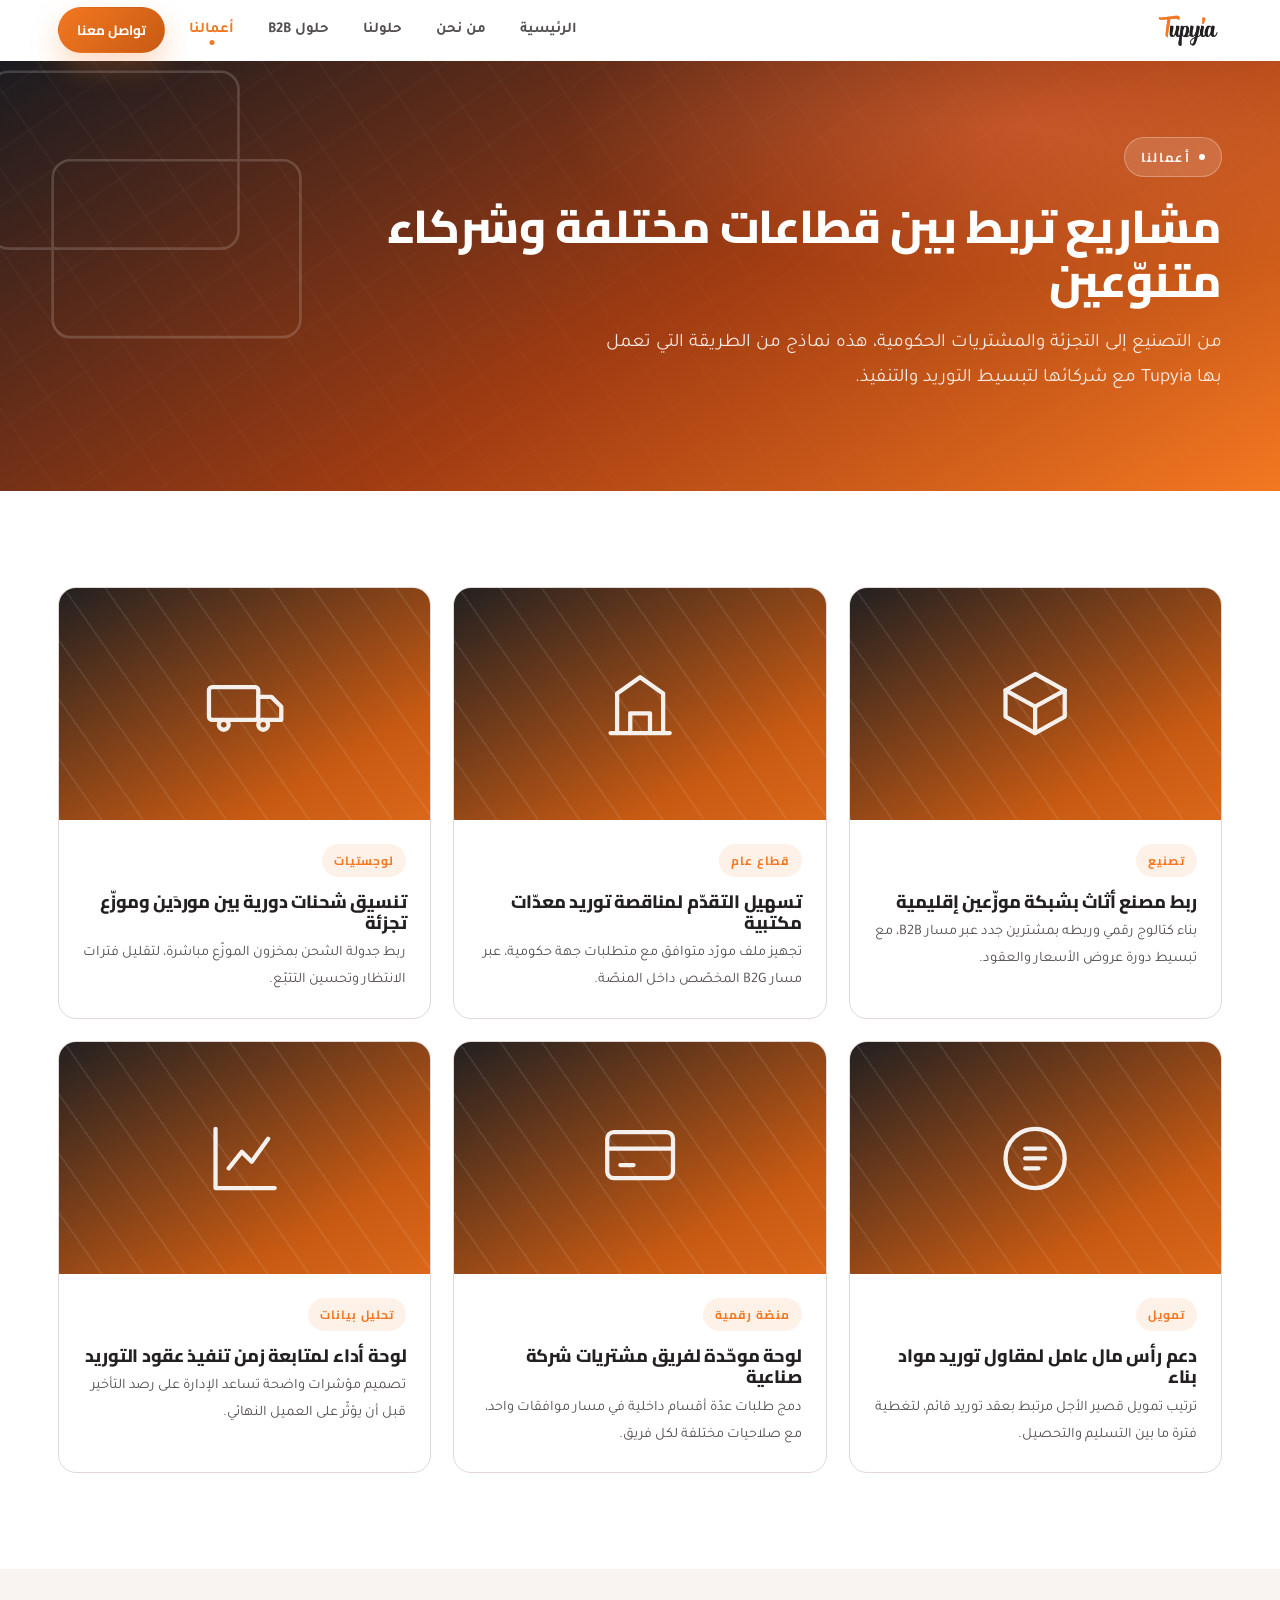
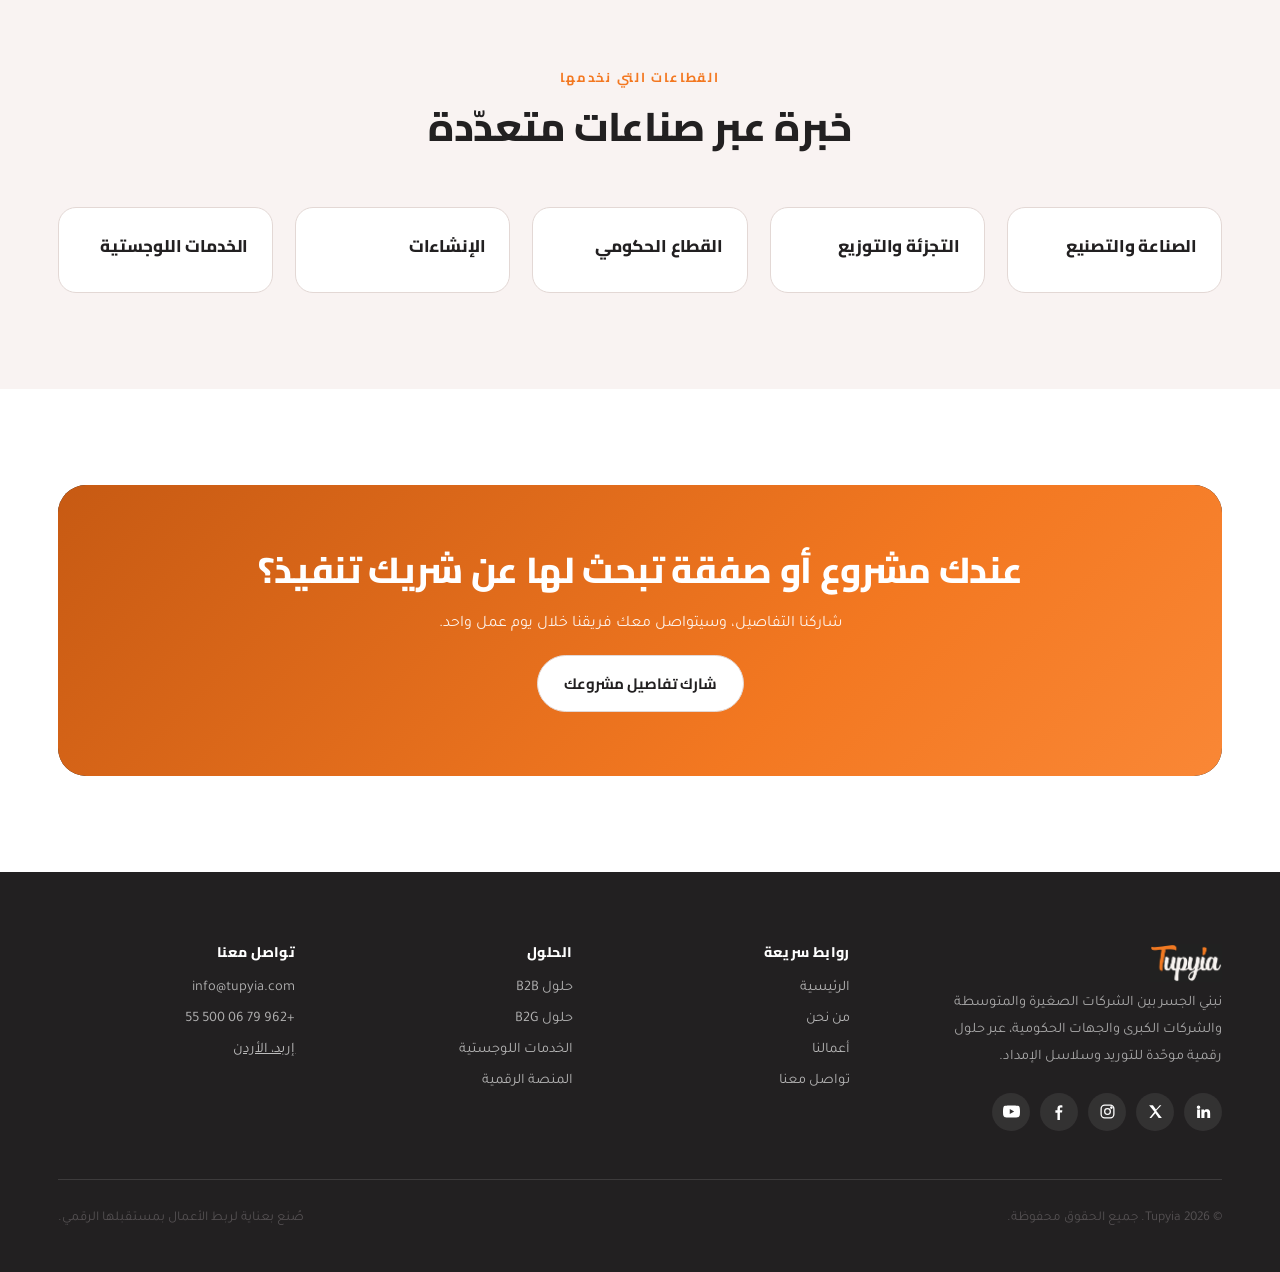
<file: work.html>
<!DOCTYPE html>
<html lang="ar" dir="rtl">
<head>
<meta charset="UTF-8">
<meta name="viewport" content="width=device-width, initial-scale=1.0">
<title>أعمالنا — Tupyia</title>
<meta name="description" content="نماذج من القطاعات والمشاريع التي رافقتها Tupyia في مسيرة نموّها.">
<link rel="stylesheet" href="styles.css">
</head>
<body data-page="work">

<header class="site-header">
  <div class="container">
    <nav class="nav">
       <a href="index.html" class="logo">
  <img src="logo.png" alt="Tupyia Logo" class="web-logo">
	 </a>
      <div class="nav-panel" id="nav-panel">
        <ul class="nav-links">
          <li><a href="index.html" class="nav-link" data-page="home">الرئيسية</a></li>
          <li><a href="about.html" class="nav-link" data-page="about">من نحن</a></li>
          <li><a href="solutions.html" class="nav-link" data-page="solutions">حلولنا</a></li>
          <li><a href="business.html" class="nav-link" data-page="business">حلول B2B</a></li>
          <li><a href="work.html" class="nav-link" data-page="work">أعمالنا</a></li>
        </ul>
        <div class="header-actions">
          <a href="contact.html" class="btn btn-primary btn-sm btn-cta">تواصل معنا</a>
        </div>
      </div>
      <button class="menu-toggle" id="menu-toggle" type="button" aria-label="فتح القائمة" aria-expanded="false" aria-controls="nav-panel"><span></span></button>
    </nav>
  </div>
</header>

<main>

  <section class="hero hero-compact">
    <svg class="hero-icon" viewBox="0 0 260 260" width="460" height="460" style="top:-60px; inset-inline-end:-80px;" aria-hidden="true">
      <rect x="40" y="40" width="140" height="100" rx="10" fill="none" stroke="#fff" stroke-width="1.5"/>
      <rect x="75" y="90" width="140" height="100" rx="10" fill="none" stroke="#fff" stroke-width="1.5"/>
    </svg>
    <div class="container">
      <div class="hero-inner wide reveal">
        <span class="eyebrow">أعمالنا</span>
        <h1>مشاريع تربط بين قطاعات مختلفة وشركاء متنوّعين</h1>
        <p class="lead">من التصنيع إلى التجزئة والمشتريات الحكومية، هذه نماذج من الطريقة التي تعمل بها Tupyia مع شركائها لتبسيط التوريد والتنفيذ.</p>
      </div>
    </div>
  </section>

  <section class="section">
    <div class="container">
      <div class="grid grid-3" data-reveal-group>

        <div class="work-card reveal">
          <div class="work-thumb">
            <div class="glyph">
              <svg viewBox="0 0 24 24" fill="none" stroke="currentColor" stroke-width="1.3" stroke-linecap="round" stroke-linejoin="round"><path d="M21 8l-9-5-9 5 9 5 9-5z"/><path d="M3 8v8l9 5 9-5V8"/><path d="M12 13v8"/></svg>
            </div>
          </div>
          <div class="work-body">
            <span class="work-tag">تصنيع</span>
            <h3>ربط مصنع أثاث بشبكة موزّعين إقليمية</h3>
            <p>بناء كتالوج رقمي وربطه بمشترين جدد عبر مسار B2B، مع تبسيط دورة عروض الأسعار والعقود.</p>
          </div>
        </div>

        <div class="work-card reveal">
          <div class="work-thumb">
            <div class="glyph">
              <svg viewBox="0 0 24 24" fill="none" stroke="currentColor" stroke-width="1.3" stroke-linecap="round" stroke-linejoin="round"><path d="M3 21h18"/><path d="M5 21V9l7-5 7 5v12"/><path d="M9 21v-6h6v6"/></svg>
            </div>
          </div>
          <div class="work-body">
            <span class="work-tag">قطاع عام</span>
            <h3>تسهيل التقدّم لمناقصة توريد معدّات مكتبية</h3>
            <p>تجهيز ملف مورّد متوافق مع متطلبات جهة حكومية، عبر مسار B2G المخصّص داخل المنصّة.</p>
          </div>
        </div>

        <div class="work-card reveal">
          <div class="work-thumb">
            <div class="glyph">
              <svg viewBox="0 0 24 24" fill="none" stroke="currentColor" stroke-width="1.3" stroke-linecap="round" stroke-linejoin="round"><rect x="1" y="7" width="15" height="10" rx="1"/><path d="M16 10h4l3 3v4h-7"/><circle cx="5.5" cy="18.5" r="1.5"/><circle cx="17.5" cy="18.5" r="1.5"/></svg>
            </div>
          </div>
          <div class="work-body">
            <span class="work-tag">لوجستيات</span>
            <h3>تنسيق شحنات دورية بين موردَين وموزّع تجزئة</h3>
            <p>ربط جدولة الشحن بمخزون الموزّع مباشرة، لتقليل فترات الانتظار وتحسين التتبّع.</p>
          </div>
        </div>

        <div class="work-card reveal">
          <div class="work-thumb">
            <div class="glyph">
              <svg viewBox="0 0 24 24" fill="none" stroke="currentColor" stroke-width="1.3" stroke-linecap="round" stroke-linejoin="round"><circle cx="12" cy="12" r="9"/><path d="M9 12h6"/><path d="M9 9h6"/><path d="M9 15h4"/></svg>
            </div>
          </div>
          <div class="work-body">
            <span class="work-tag">تمويل</span>
            <h3>دعم رأس مال عامل لمقاول توريد مواد بناء</h3>
            <p>ترتيب تمويل قصير الأجل مرتبط بعقد توريد قائم، لتغطية فترة ما بين التسليم والتحصيل.</p>
          </div>
        </div>

        <div class="work-card reveal">
          <div class="work-thumb">
            <div class="glyph">
              <svg viewBox="0 0 24 24" fill="none" stroke="currentColor" stroke-width="1.3" stroke-linecap="round" stroke-linejoin="round"><rect x="2" y="4" width="20" height="14" rx="2"/><path d="M2 9h20"/><path d="M6 14h4"/></svg>
            </div>
          </div>
          <div class="work-body">
            <span class="work-tag">منصّة رقمية</span>
            <h3>لوحة موحّدة لفريق مشتريات شركة صناعية</h3>
            <p>دمج طلبات عدّة أقسام داخلية في مسار موافقات واحد، مع صلاحيات مختلفة لكل فريق.</p>
          </div>
        </div>

        <div class="work-card reveal">
          <div class="work-thumb">
            <div class="glyph">
              <svg viewBox="0 0 24 24" fill="none" stroke="currentColor" stroke-width="1.3" stroke-linecap="round" stroke-linejoin="round"><path d="M3 3v18h18"/><path d="M7 15l4-5 3 3 5-7"/></svg>
            </div>
          </div>
          <div class="work-body">
            <span class="work-tag">تحليل بيانات</span>
            <h3>لوحة أداء لمتابعة زمن تنفيذ عقود التوريد</h3>
            <p>تصميم مؤشرات واضحة تساعد الإدارة على رصد التأخير قبل أن يؤثّر على العميل النهائي.</p>
          </div>
        </div>

      </div>
    </div>
  </section>

  <section class="section section-alt">
    <div class="container">
      <div class="section-head center reveal">
        <span class="eyebrow-dark">القطاعات التي نخدمها</span>
        <h2>خبرة عبر صناعات متعدّدة</h2>
      </div>
      <div class="grid grid-5" data-reveal-group>
        <div class="value-card reveal"><h3>الصناعة والتصنيع</h3></div>
        <div class="value-card reveal"><h3>التجزئة والتوزيع</h3></div>
        <div class="value-card reveal"><h3>القطاع الحكومي</h3></div>
        <div class="value-card reveal"><h3>الإنشاءات</h3></div>
        <div class="value-card reveal"><h3>الخدمات اللوجستية</h3></div>
      </div>
    </div>
  </section>

  <section class="section">
    <div class="container">
      <div class="cta-banner reveal">
        <h2>عندك مشروع أو صفقة تبحث لها عن شريك تنفيذ؟</h2>
        <p>شاركنا التفاصيل، وسيتواصل معك فريقنا خلال يوم عمل واحد.</p>
        <div class="hero-actions">
          <a href="contact.html" class="btn btn-secondary">شارك تفاصيل مشروعك</a>
        </div>
      </div>
    </div>
  </section>

</main>

<footer class="site-footer">
  <div class="container">
    <div class="footer-grid">
      <div class="footer-col footer-brand">
        <a href="index.html" class="logo">
		  <img src="Dlogo.png" alt="Tupyia Logo" class="web-logo">
        </a>
        <p>نبني الجسر بين الشركات الصغيرة والمتوسطة والشركات الكبرى والجهات الحكومية، عبر حلول رقمية موحّدة للتوريد وسلاسل الإمداد.</p>
        <div class="social-row">
  <a href="https://www.linkedin.com/company/tupyia/" target="_blank" rel="noopener noreferrer" aria-label="لينكدإن">
    <svg viewBox="0 0 24 24" fill="currentColor"><path d="M4.98 3.5a2.5 2.5 0 1 1 0 5 2.5 2.5 0 0 1 0-5zM3 9h4v12H3zM9 9h3.8v1.7h.05c.53-1 1.83-2 3.77-2 4.03 0 4.78 2.6 4.78 6v6.3h-4v-5.6c0-1.34-.02-3.06-1.87-3.06-1.87 0-2.16 1.46-2.16 2.96V21H9z"/></svg>
  </a>
  <a href="https://x.com/tupyia?s=21" target="_blank" rel="noopener noreferrer" aria-label="إكس">
    <svg viewBox="0 0 24 24" fill="currentColor"><path d="M3 3l7.5 9.5L3.4 21H6l5.8-6.6L16.5 21H21l-8-10.1L20.3 3H18l-5.3 6-4.4-6H3z"/></svg>
  </a>
  <a href="https://www.instagram.com/tupyiaofficial" target="_blank" rel="noopener noreferrer" aria-label="إنستغرام">
    <svg viewBox="0 0 24 24" fill="none" stroke="currentColor" stroke-width="1.8"><rect x="3" y="3" width="18" height="18" rx="5"/><circle cx="12" cy="12" r="4"/><circle cx="17.5" cy="6.5" r="1"/></svg>
  </a>
  <a href="https://www.facebook.com/share/16wBN3vnFz/?mibextid=wwXIfr" target="_blank" rel="noopener noreferrer" aria-label="فيسبوك">
    <svg viewBox="0 0 24 24" fill="currentColor"><path d="M9.1 24v-10.3H6.2V10.4h2.9V7.8c0-2.9 1.8-4.5 4.4-4.5 1.2 0 2.3.1 2.6.1v3h-1.8c-1.4 0-1.7.7-1.7 1.6v2.1h3.4l-.4 3.4h-3V24H9.1z"/></svg>
  </a>
  <a href="https://www.youtube.com/@Tupyia" target="_blank" rel="noopener noreferrer" aria-label="يوتيوب">
    <svg viewBox="0 0 24 24" fill="currentColor"><path d="M23.498 6.186a3.016 3.016 0 0 0-2.122-2.136C19.505 3.545 12 3.545 12 3.545s-7.505 0-9.377.505A3.017 3.017 0 0 0 .502 6.186C0 8.07 0 12 0 12s0 3.93.502 5.814a3.016 3.016 0 0 0 2.122 2.136c1.871.505 9.376.505 9.376.505s7.505 0 9.377-.505a3.015 3.015 0 0 0 2.122-2.136C24 15.93 24 12 24 12s0-3.93-.502-5.814zM9.545 15.568V8.432L15.818 12l-6.273 3.568z"/></svg>
  </a>
</div>
      </div>
      <div class="footer-col">
        <h4>روابط سريعة</h4>
        <ul>
          <li><a href="index.html">الرئيسية</a></li>
          <li><a href="about.html">من نحن</a></li>
          <li><a href="work.html">أعمالنا</a></li>
          <li><a href="contact.html">تواصل معنا</a></li>
        </ul>
      </div>
      <div class="footer-col">
        <h4>الحلول</h4>
        <ul>
          <li><a href="business.html">حلول B2B</a></li>
          <li><a href="solutions.html">حلول B2G</a></li>
          <li><a href="solutions.html">الخدمات اللوجستية</a></li>
          <li><a href="solutions.html">المنصة الرقمية</a></li>
        </ul>
      </div>
      <div class="footer-col">
        <h4>تواصل معنا</h4>
        <ul>
          <li><a href="mailto:info@tupyia.com">info@tupyia.com</a></li>
          <li><a href="tel:+962 79 06 500 55">+962 79 06 500 55</a></li>
          <li><a href="https://www.google.com/maps/place/arafa+grand/@32.5219879,35.8732528,46m/data=!3m1!1e3!4m6!3m5!1s0x151c778ac6ce34cb:0x551e104e26cc8c7d!8m2!3d32.5216615!4d35.8734312!16s%2Fg%2F11vy9kltvf?entry=ttu&g_ep=EgoyMDI2MDcxNS4wIKXMDSoASAFQAw%3D%3D" target="_blank" style="color: inherit; text-decoration: underline;">إربد، الأردن</a></li>
        </ul>
      </div>
    </div>
    <div class="footer-bottom">
      <p>© <span id="year"></span> Tupyia. جميع الحقوق محفوظة.</p>
      <p>صُنع بعناية لربط الأعمال بمستقبلها الرقمي.</p>
    </div>
  </div>
</footer>
<script src="script.js"></script>
</body>
</html>
</file>
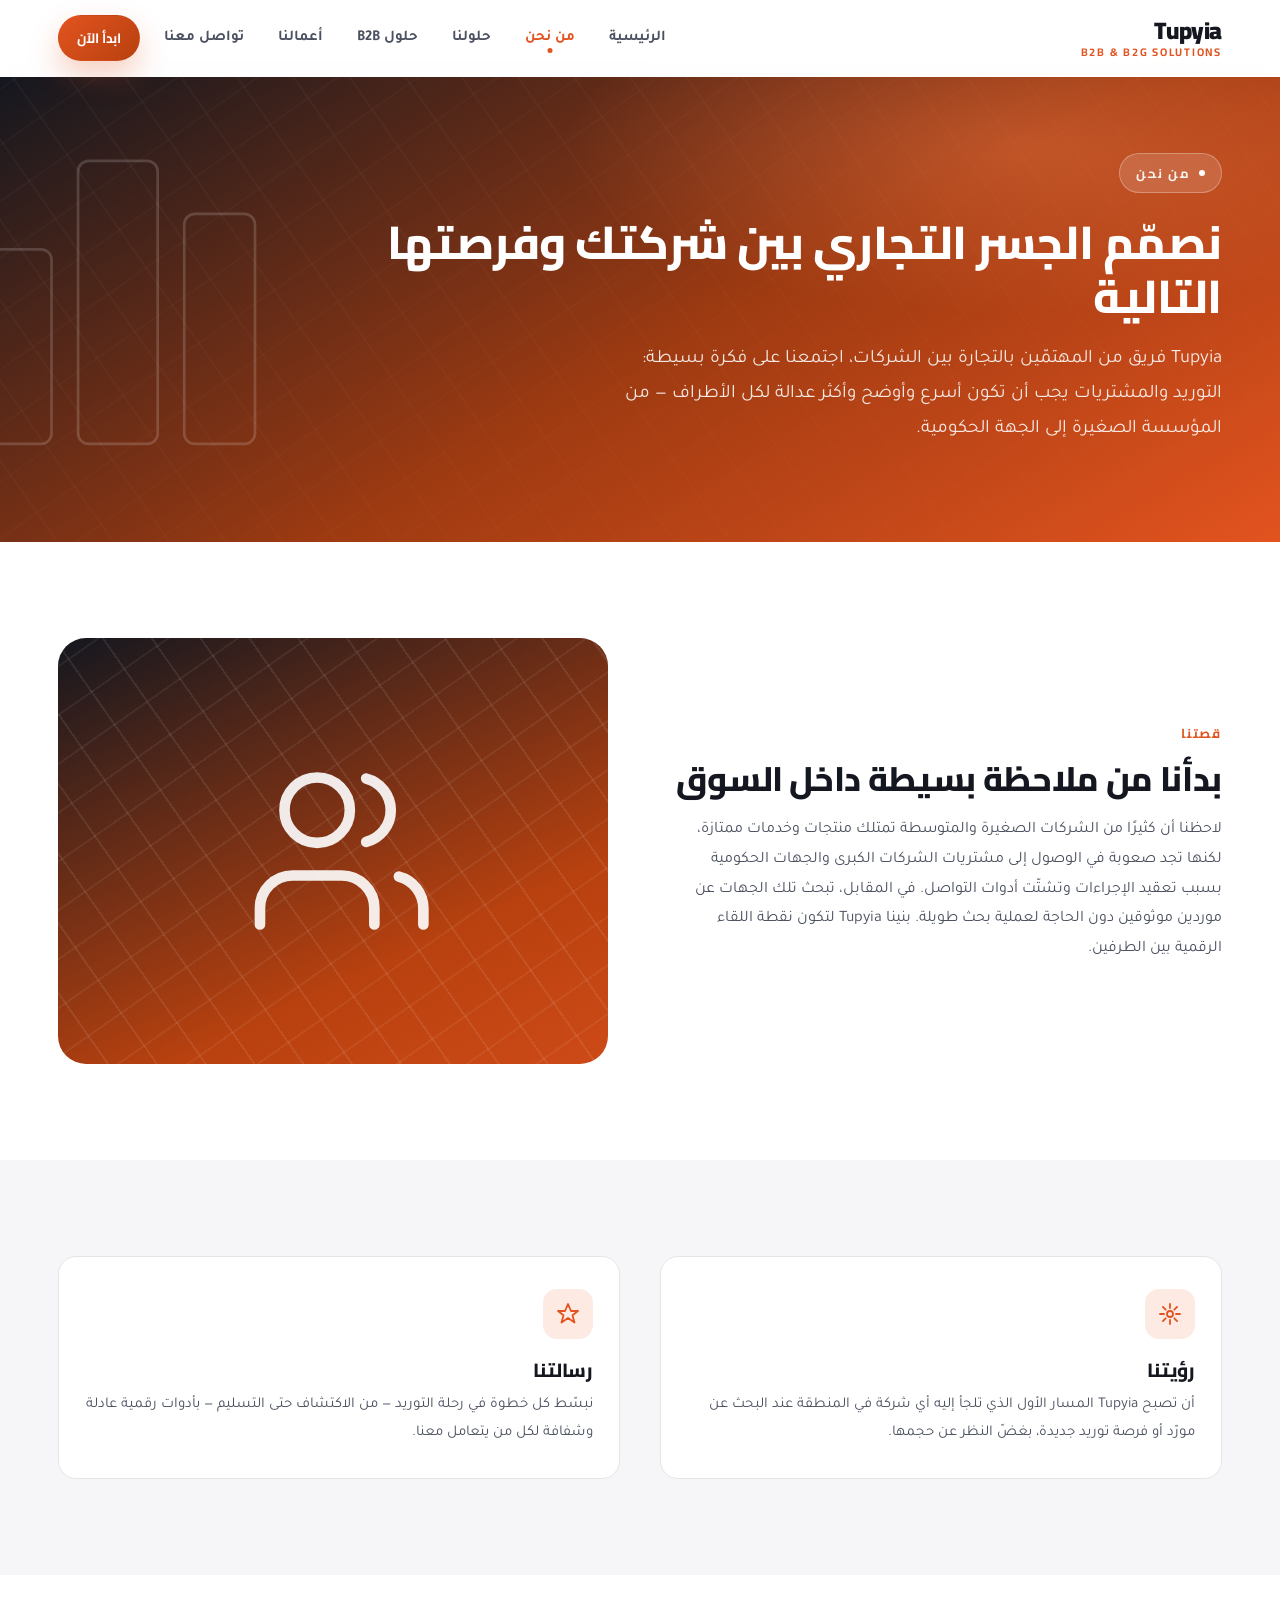
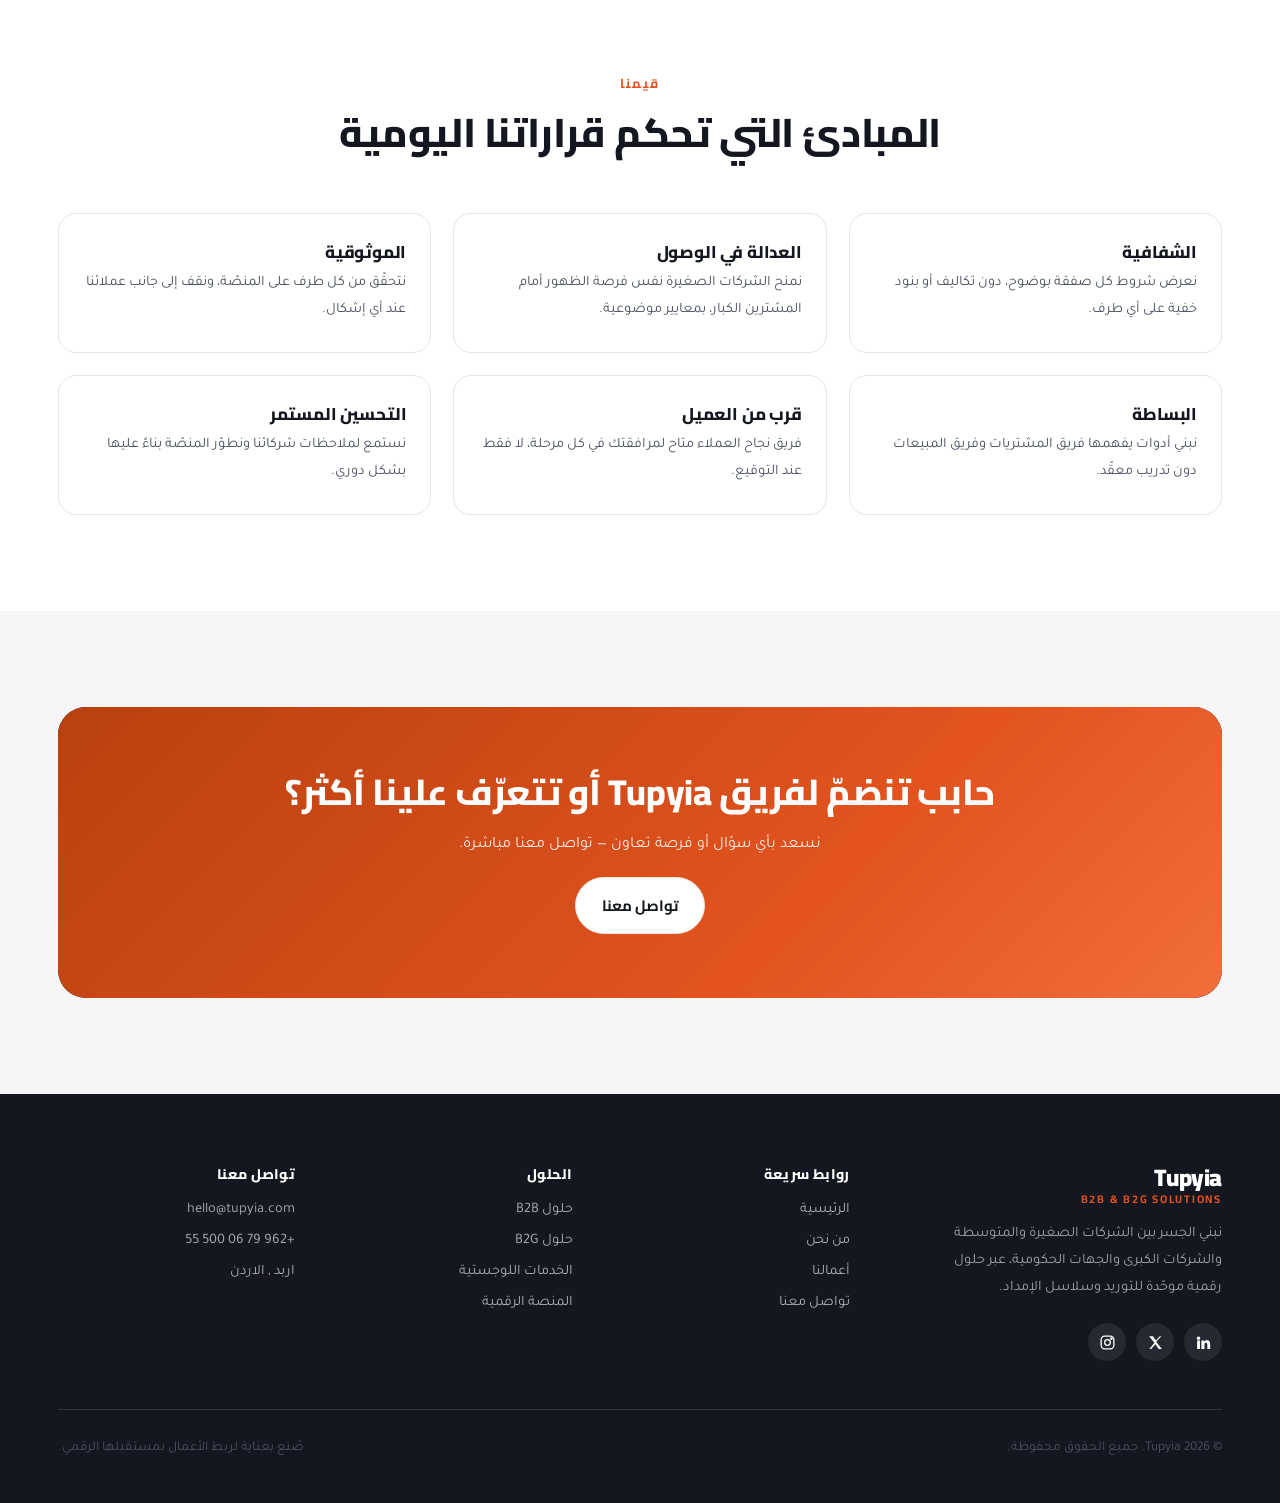
<file: New folder (3)/about.html>
<!DOCTYPE html>
<html lang="ar" dir="rtl">
<head>
<meta charset="UTF-8">
<meta name="viewport" content="width=device-width, initial-scale=1.0">
<title>من نحن — Tupyia</title>
<meta name="description" content="قصة Tupyia ورؤيتها وقيمها في ربط الشركات الصغيرة والمتوسطة بالشركات الكبرى والجهات الحكومية.">
<link rel="stylesheet" href="styles.css">
</head>
<body data-page="about">

<header class="site-header">
  <div class="container">
    <nav class="nav">
      <a href="index.html" class="logo">
        <strong>Tupyia</strong>
        <span>B2B &amp; B2G SOLUTIONS</span>
      </a>
      <div class="nav-panel" id="nav-panel">
        <ul class="nav-links">
          <li><a href="index.html" class="nav-link" data-page="home">الرئيسية</a></li>
          <li><a href="about.html" class="nav-link" data-page="about">من نحن</a></li>
          <li><a href="solutions.html" class="nav-link" data-page="solutions">حلولنا</a></li>
          <li><a href="business.html" class="nav-link" data-page="business">حلول B2B</a></li>
          <li><a href="work.html" class="nav-link" data-page="work">أعمالنا</a></li>
          <li><a href="contact.html" class="nav-link" data-page="contact">تواصل معنا</a></li>
        </ul>
        <div class="header-actions">
          <a href="contact.html" class="btn btn-primary btn-sm btn-cta">ابدأ الآن</a>
        </div>
      </div>
      <button class="menu-toggle" id="menu-toggle" type="button" aria-label="فتح القائمة" aria-expanded="false" aria-controls="nav-panel"><span></span></button>
    </nav>
  </div>
</header>

<main>

  <section class="hero hero-compact">
    <svg class="hero-icon" viewBox="0 0 260 260" width="460" height="460" style="top:-40px; inset-inline-end:-90px;" aria-hidden="true">
      <rect x="40" y="120" width="40" height="110" rx="6" fill="none" stroke="#fff" stroke-width="1.5"/>
      <rect x="95" y="70" width="45" height="160" rx="6" fill="none" stroke="#fff" stroke-width="1.5"/>
      <rect x="155" y="100" width="40" height="130" rx="6" fill="none" stroke="#fff" stroke-width="1.5"/>
    </svg>
    <div class="container">
      <div class="hero-inner wide reveal">
        <span class="eyebrow">من نحن</span>
        <h1>نصمّم الجسر التجاري بين شركتك وفرصتها التالية</h1>
        <p class="lead">Tupyia فريق من المهتمّين بالتجارة بين الشركات، اجتمعنا على فكرة بسيطة: التوريد والمشتريات يجب أن تكون أسرع وأوضح وأكثر عدالة لكل الأطراف — من المؤسسة الصغيرة إلى الجهة الحكومية.</p>
      </div>
    </div>
  </section>

  <section class="section">
    <div class="container">
      <div class="split reveal">
        <div class="split-content">
          <span class="eyebrow-dark">قصتنا</span>
          <h2>بدأنا من ملاحظة بسيطة داخل السوق</h2>
          <p>لاحظنا أن كثيرًا من الشركات الصغيرة والمتوسطة تمتلك منتجات وخدمات ممتازة، لكنها تجد صعوبة في الوصول إلى مشتريات الشركات الكبرى والجهات الحكومية بسبب تعقيد الإجراءات وتشتّت أدوات التواصل. في المقابل، تبحث تلك الجهات عن موردين موثوقين دون الحاجة لعملية بحث طويلة. بنينا Tupyia لتكون نقطة اللقاء الرقمية بين الطرفين.</p>
        </div>
        <div class="split-media">
          <div class="glyph">
            <svg viewBox="0 0 24 24" fill="none" stroke="currentColor" stroke-width="1.3" stroke-linecap="round" stroke-linejoin="round"><path d="M17 21v-2a4 4 0 0 0-4-4H7a4 4 0 0 0-4 4v2"/><circle cx="10" cy="7" r="4"/><path d="M23 21v-2a4 4 0 0 0-3-3.87"/><path d="M16 3.13a4 4 0 0 1 0 7.75"/></svg>
          </div>
        </div>
      </div>
    </div>
  </section>

  <section class="section section-alt">
    <div class="container">
      <div class="grid grid-2 reveal" style="gap:40px;">
        <div class="card">
          <div class="card-icon">
            <svg viewBox="0 0 24 24" fill="none" stroke="currentColor" stroke-width="1.8" stroke-linecap="round" stroke-linejoin="round"><circle cx="12" cy="12" r="3"/><path d="M12 2v4M12 18v4M4.9 4.9l2.8 2.8M16.3 16.3l2.8 2.8M2 12h4M18 12h4M4.9 19.1l2.8-2.8M16.3 7.7l2.8-2.8"/></svg>
          </div>
          <h3>رؤيتنا</h3>
          <p>أن تصبح Tupyia المسار الأول الذي تلجأ إليه أي شركة في المنطقة عند البحث عن مورّد أو فرصة توريد جديدة، بغضّ النظر عن حجمها.</p>
        </div>
        <div class="card">
          <div class="card-icon">
            <svg viewBox="0 0 24 24" fill="none" stroke="currentColor" stroke-width="1.8" stroke-linecap="round" stroke-linejoin="round"><path d="M12 2l3 7h7l-5.5 4.2 2 7.3L12 16l-6.5 4.5 2-7.3L2 9h7z"/></svg>
          </div>
          <h3>رسالتنا</h3>
          <p>نبسّط كل خطوة في رحلة التوريد — من الاكتشاف حتى التسليم — بأدوات رقمية عادلة وشفافة لكل من يتعامل معنا.</p>
        </div>
      </div>
    </div>
  </section>

  <section class="section">
    <div class="container">
      <div class="section-head center reveal">
        <span class="eyebrow-dark">قيمنا</span>
        <h2>المبادئ التي تحكم قراراتنا اليومية</h2>
      </div>
      <div class="grid grid-3" data-reveal-group>
        <div class="value-card reveal">
          <h3>الشفافية</h3>
          <p>نعرض شروط كل صفقة بوضوح، دون تكاليف أو بنود خفية على أي طرف.</p>
        </div>
        <div class="value-card reveal">
          <h3>العدالة في الوصول</h3>
          <p>نمنح الشركات الصغيرة نفس فرصة الظهور أمام المشترين الكبار، بمعايير موضوعية.</p>
        </div>
        <div class="value-card reveal">
          <h3>الموثوقية</h3>
          <p>نتحقّق من كل طرف على المنصّة، ونقف إلى جانب عملائنا عند أي إشكال.</p>
        </div>
        <div class="value-card reveal">
          <h3>البساطة</h3>
          <p>نبني أدوات يفهمها فريق المشتريات وفريق المبيعات دون تدريب معقّد.</p>
        </div>
        <div class="value-card reveal">
          <h3>قرب من العميل</h3>
          <p>فريق نجاح العملاء متاح لمرافقتك في كل مرحلة، لا فقط عند التوقيع.</p>
        </div>
        <div class="value-card reveal">
          <h3>التحسين المستمر</h3>
          <p>نستمع لملاحظات شركائنا ونطوّر المنصّة بناءً عليها بشكل دوري.</p>
        </div>
      </div>
    </div>
  </section>

  <section class="section section-alt">
    <div class="container">
      <div class="cta-banner reveal">
        <h2>حابب تنضمّ لفريق Tupyia أو تتعرّف علينا أكثر؟</h2>
        <p>نسعد بأي سؤال أو فرصة تعاون — تواصل معنا مباشرة.</p>
        <div class="hero-actions">
          <a href="contact.html" class="btn btn-secondary">تواصل معنا</a>
        </div>
      </div>
    </div>
  </section>

</main>

<footer class="site-footer">
  <div class="container">
    <div class="footer-grid">
      <div class="footer-col footer-brand">
        <a href="index.html" class="logo">
          <strong>Tupyia</strong>
          <span>B2B &amp; B2G SOLUTIONS</span>
        </a>
        <p>نبني الجسر بين الشركات الصغيرة والمتوسطة والشركات الكبرى والجهات الحكومية، عبر حلول رقمية موحّدة للتوريد وسلاسل الإمداد.</p>
        <div class="social-row">
          <a href="#" aria-label="لينكدإن"><svg viewBox="0 0 24 24" fill="currentColor"><path d="M4.98 3.5a2.5 2.5 0 1 1 0 5 2.5 2.5 0 0 1 0-5zM3 9h4v12H3zM9 9h3.8v1.7h.05c.53-1 1.83-2 3.77-2 4.03 0 4.78 2.6 4.78 6v6.3h-4v-5.6c0-1.34-.02-3.06-1.87-3.06-1.87 0-2.16 1.46-2.16 2.96V21H9z"/></svg></a>
          <a href="#" aria-label="إكس"><svg viewBox="0 0 24 24" fill="currentColor"><path d="M3 3l7.5 9.5L3.4 21H6l5.8-6.6L16.5 21H21l-8-10.1L20.3 3H18l-5.3 6-4.4-6H3z"/></svg></a>
          <a href="#" aria-label="إنستغرام"><svg viewBox="0 0 24 24" fill="none" stroke="currentColor" stroke-width="1.8"><rect x="3" y="3" width="18" height="18" rx="5"/><circle cx="12" cy="12" r="4"/><circle cx="17.5" cy="6.5" r="1"/></svg></a>
        </div>
      </div>
      <div class="footer-col">
        <h4>روابط سريعة</h4>
        <ul>
          <li><a href="index.html">الرئيسية</a></li>
          <li><a href="about.html">من نحن</a></li>
          <li><a href="work.html">أعمالنا</a></li>
          <li><a href="contact.html">تواصل معنا</a></li>
        </ul>
      </div>
      <div class="footer-col">
        <h4>الحلول</h4>
        <ul>
          <li><a href="business.html">حلول B2B</a></li>
          <li><a href="solutions.html">حلول B2G</a></li>
          <li><a href="solutions.html">الخدمات اللوجستية</a></li>
          <li><a href="solutions.html">المنصة الرقمية</a></li>
        </ul>
      </div>
      <div class="footer-col">
        <h4>تواصل معنا</h4>
        <ul>
          <li><a href="mailto:hello@tupyia.com">hello@tupyia.com</a></li>
          <li><a href="tel:+962 79 06 500 55">+962 79 06 500 55</a></li>
          <li><a href="contact.html">اربد , الاردن</a></li>
        </ul>
      </div>
    </div>
    <div class="footer-bottom">
      <p>© <span id="year"></span> Tupyia. جميع الحقوق محفوظة.</p>
      <p>صُنع بعناية لربط الأعمال بمستقبلها الرقمي.</p>
    </div>
  </div>
</footer>
<script src="script.js"></script>
</body>
</html>
</file>
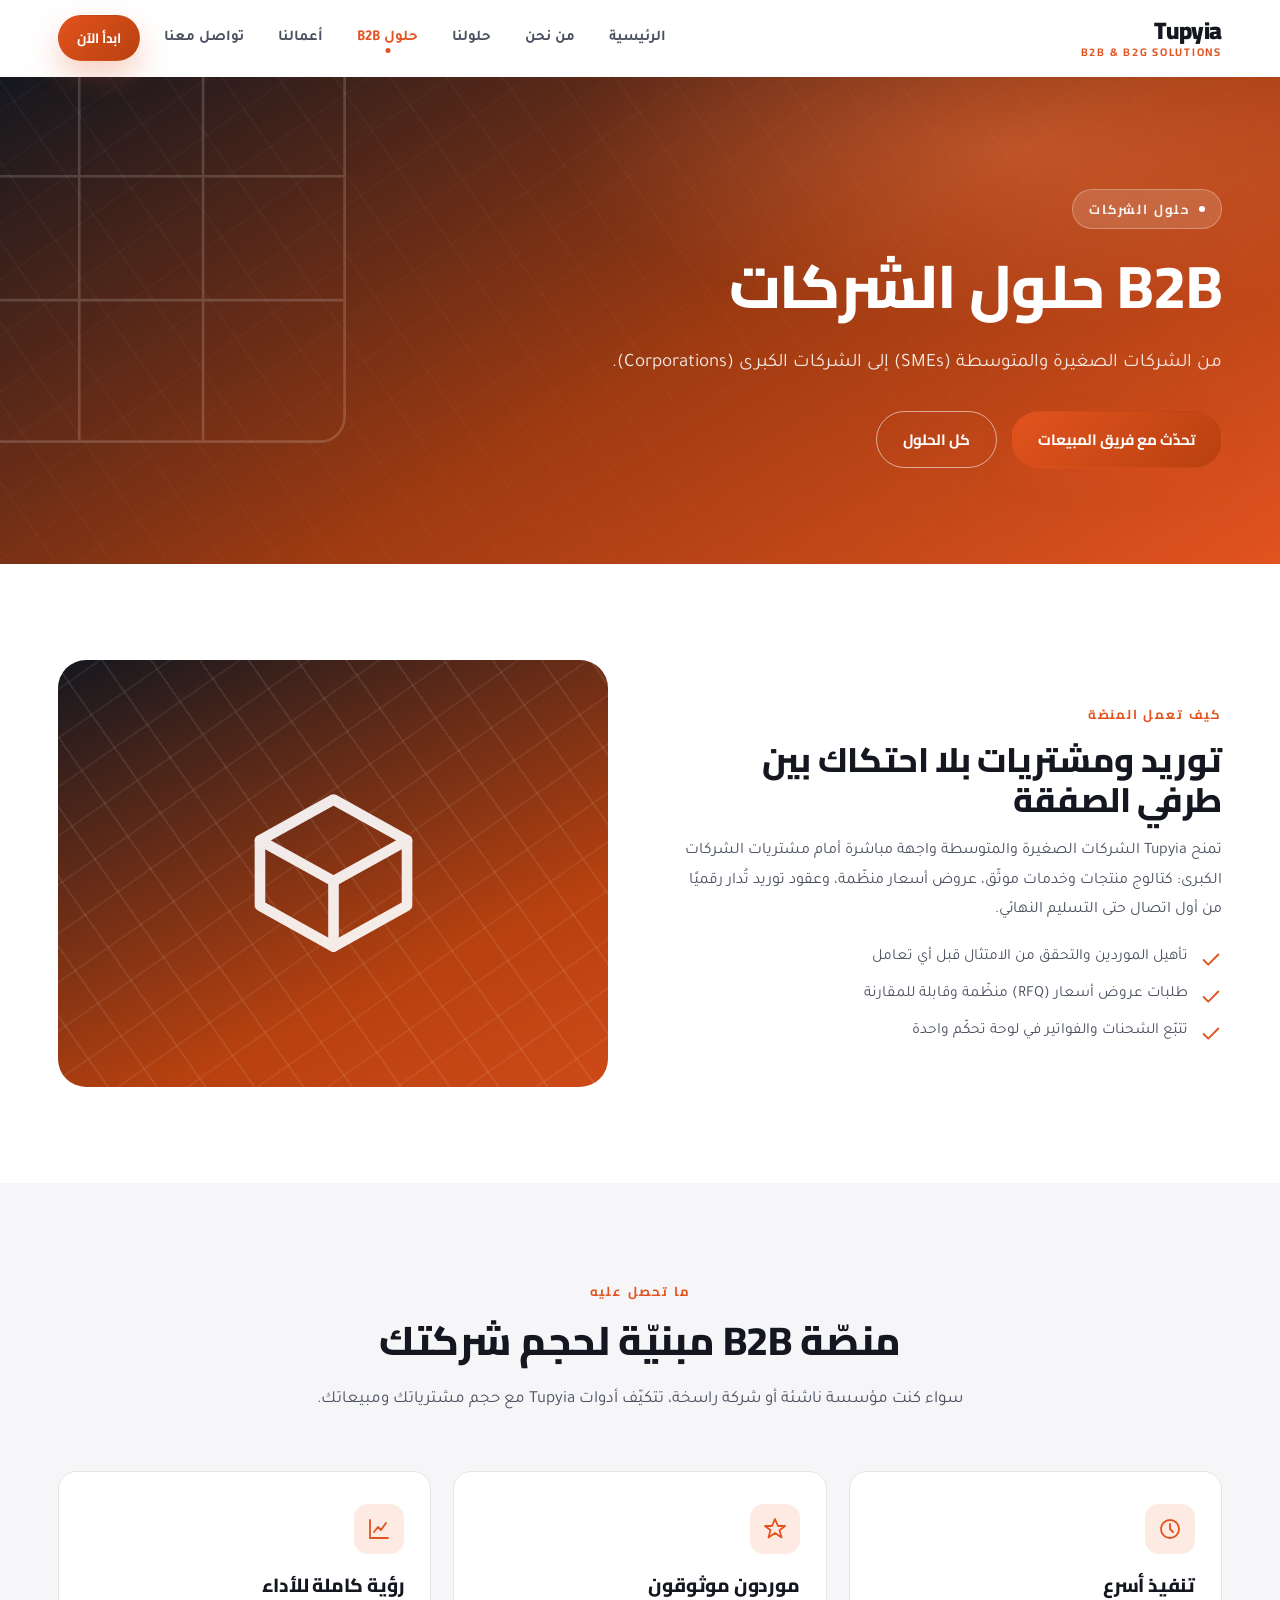
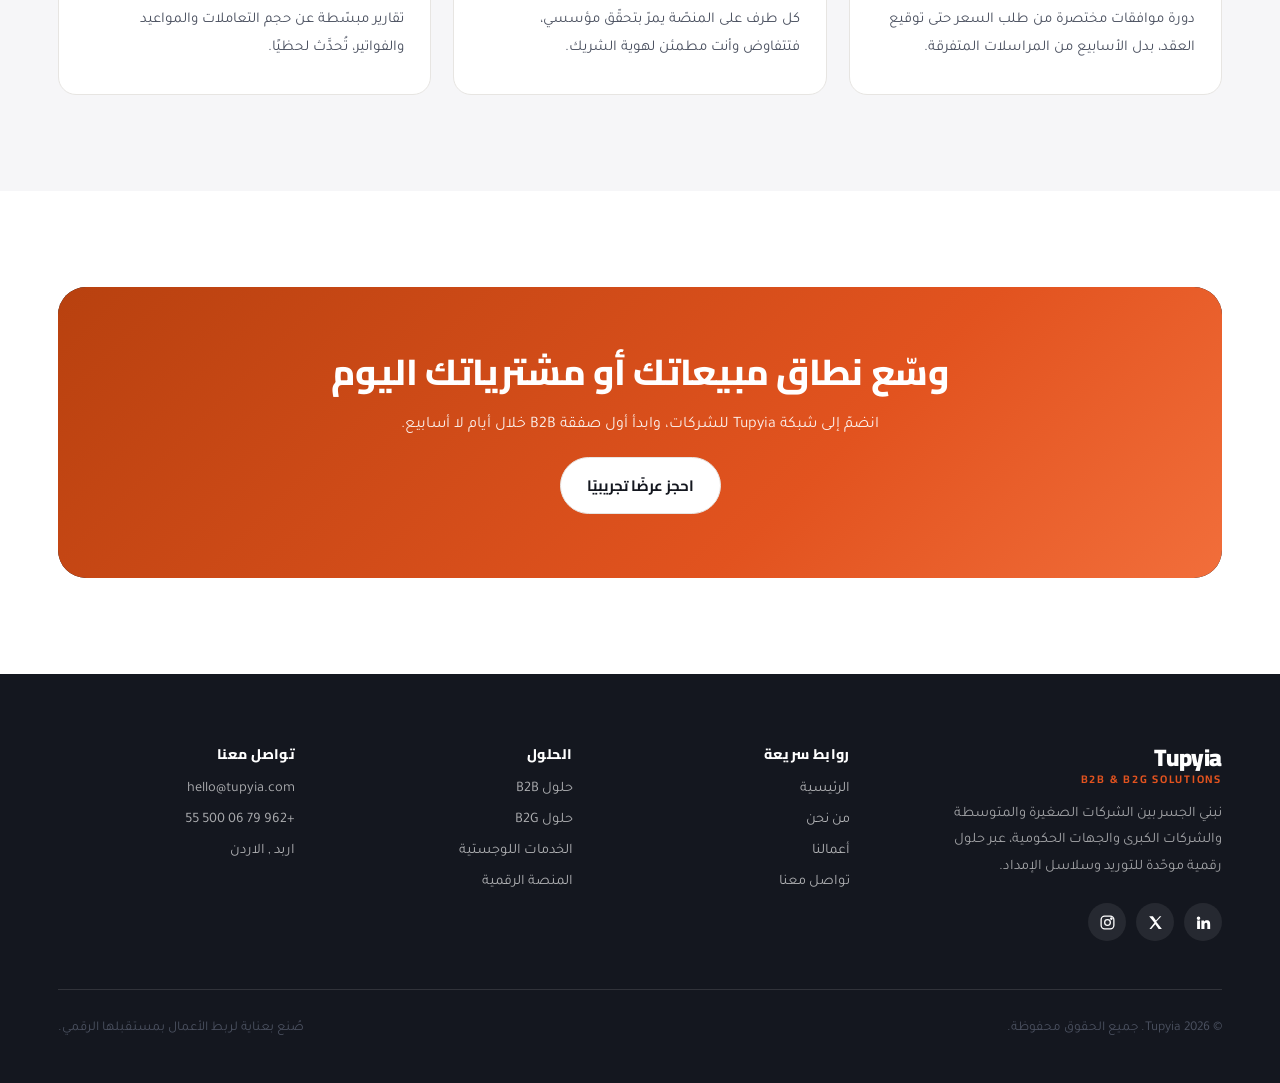
<file: New folder (3)/business.html>
<!DOCTYPE html>
<html lang="ar" dir="rtl">
<head>
<meta charset="UTF-8">
<meta name="viewport" content="width=device-width, initial-scale=1.0">
<title>حلول B2B — Tupyia</title>
<meta name="description" content="حلول الشركات B2B من Tupyia: من الشركات الصغيرة والمتوسطة (SMEs) إلى الشركات الكبرى (Corporations).">
<link rel="stylesheet" href="styles.css">
</head>
<body data-page="business">

<header class="site-header">
  <div class="container">
    <nav class="nav">
      <a href="index.html" class="logo">
        <strong>Tupyia</strong>
        <span>B2B &amp; B2G SOLUTIONS</span>
      </a>
      <div class="nav-panel" id="nav-panel">
        <ul class="nav-links">
          <li><a href="index.html" class="nav-link" data-page="home">الرئيسية</a></li>
          <li><a href="about.html" class="nav-link" data-page="about">من نحن</a></li>
          <li><a href="solutions.html" class="nav-link" data-page="solutions">حلولنا</a></li>
          <li><a href="business.html" class="nav-link" data-page="business">حلول B2B</a></li>
          <li><a href="work.html" class="nav-link" data-page="work">أعمالنا</a></li>
          <li><a href="contact.html" class="nav-link" data-page="contact">تواصل معنا</a></li>
        </ul>
        <div class="header-actions">
          <a href="contact.html" class="btn btn-primary btn-sm btn-cta">ابدأ الآن</a>
        </div>
      </div>
      <button class="menu-toggle" id="menu-toggle" type="button" aria-label="فتح القائمة" aria-expanded="false" aria-controls="nav-panel"><span></span></button>
    </nav>
  </div>
</header>

<main>

  <section class="hero">
    <svg class="hero-icon" viewBox="0 0 260 260" width="460" height="460" style="top:-60px; inset-inline-end:-80px;" aria-hidden="true">
      <rect x="20" y="20" width="220" height="220" rx="14" fill="none" stroke="#fff" stroke-width="1.5"/>
      <line x1="20" y1="90" x2="240" y2="90" stroke="#fff" stroke-width="1.5"/>
      <line x1="20" y1="160" x2="240" y2="160" stroke="#fff" stroke-width="1.5"/>
      <line x1="90" y1="20" x2="90" y2="240" stroke="#fff" stroke-width="1.5"/>
      <line x1="160" y1="20" x2="160" y2="240" stroke="#fff" stroke-width="1.5"/>
    </svg>
    <div class="container">
      <div class="hero-inner reveal">
        <span class="eyebrow">حلول الشركات</span>
        <h1>B2B حلول الشركات</h1>
        <p class="lead">من الشركات الصغيرة والمتوسطة (SMEs) إلى الشركات الكبرى (Corporations).</p>
        <div class="hero-actions">
          <a href="contact.html" class="btn btn-primary">تحدّث مع فريق المبيعات</a>
          <a href="solutions.html" class="btn btn-ghost">كل الحلول</a>
        </div>
      </div>
    </div>
  </section>

  <section class="section">
    <div class="container">
      <div class="split reveal">
        <div class="split-content">
          <span class="eyebrow-dark">كيف تعمل المنصّة</span>
          <h2>توريد ومشتريات بلا احتكاك بين طرفي الصفقة</h2>
          <p>تمنح Tupyia الشركات الصغيرة والمتوسطة واجهة مباشرة أمام مشتريات الشركات الكبرى: كتالوج منتجات وخدمات موثّق، عروض أسعار منظّمة، وعقود توريد تُدار رقميًا من أول اتصال حتى التسليم النهائي.</p>
          <ul class="checklist">
            <li>
              <svg viewBox="0 0 24 24" fill="none" stroke="currentColor" stroke-width="2" stroke-linecap="round" stroke-linejoin="round"><path d="M20 6L9 17l-5-5"/></svg>
              تأهيل الموردين والتحقق من الامتثال قبل أي تعامل
            </li>
            <li>
              <svg viewBox="0 0 24 24" fill="none" stroke="currentColor" stroke-width="2" stroke-linecap="round" stroke-linejoin="round"><path d="M20 6L9 17l-5-5"/></svg>
              طلبات عروض أسعار (RFQ) منظّمة وقابلة للمقارنة
            </li>
            <li>
              <svg viewBox="0 0 24 24" fill="none" stroke="currentColor" stroke-width="2" stroke-linecap="round" stroke-linejoin="round"><path d="M20 6L9 17l-5-5"/></svg>
              تتبّع الشحنات والفواتير في لوحة تحكّم واحدة
            </li>
          </ul>
        </div>
        <div class="split-media">
          <div class="glyph">
            <svg viewBox="0 0 24 24" fill="none" stroke="currentColor" stroke-width="1.3" stroke-linecap="round" stroke-linejoin="round"><path d="M21 8l-9-5-9 5 9 5 9-5z"/><path d="M3 8v8l9 5 9-5V8"/><path d="M12 13v8"/></svg>
          </div>
        </div>
      </div>
    </div>
  </section>

  <section class="section section-alt">
    <div class="container">
      <div class="section-head center reveal">
        <span class="eyebrow-dark">ما تحصل عليه</span>
        <h2>منصّة B2B مبنيّة لحجم شركتك</h2>
        <p>سواء كنت مؤسسة ناشئة أو شركة راسخة، تتكيّف أدوات Tupyia مع حجم مشترياتك ومبيعاتك.</p>
      </div>
      <div class="grid grid-3" data-reveal-group>
        <div class="card reveal">
          <div class="card-icon">
            <svg viewBox="0 0 24 24" fill="none" stroke="currentColor" stroke-width="1.8" stroke-linecap="round" stroke-linejoin="round"><circle cx="12" cy="12" r="9"/><path d="M12 7v5l3 3"/></svg>
          </div>
          <h3>تنفيذ أسرع</h3>
          <p>دورة موافقات مختصرة من طلب السعر حتى توقيع العقد، بدل الأسابيع من المراسلات المتفرقة.</p>
        </div>
        <div class="card reveal">
          <div class="card-icon">
            <svg viewBox="0 0 24 24" fill="none" stroke="currentColor" stroke-width="1.8" stroke-linecap="round" stroke-linejoin="round"><path d="M12 2l3 7h7l-5.5 4.2 2 7.3L12 16l-6.5 4.5 2-7.3L2 9h7z"/></svg>
          </div>
          <h3>موردون موثوقون</h3>
          <p>كل طرف على المنصّة يمرّ بتحقّق مؤسسي، فتتفاوض وأنت مطمئن لهوية الشريك.</p>
        </div>
        <div class="card reveal">
          <div class="card-icon">
            <svg viewBox="0 0 24 24" fill="none" stroke="currentColor" stroke-width="1.8" stroke-linecap="round" stroke-linejoin="round"><path d="M3 3v18h18"/><path d="M7 15l4-5 3 3 5-7"/></svg>
          </div>
          <h3>رؤية كاملة للأداء</h3>
          <p>تقارير مبسّطة عن حجم التعاملات والمواعيد والفواتير، تُحدَّث لحظيًا.</p>
        </div>
      </div>
    </div>
  </section>

  <section class="section">
    <div class="container">
      <div class="cta-banner reveal">
        <h2>وسّع نطاق مبيعاتك أو مشترياتك اليوم</h2>
        <p>انضمّ إلى شبكة Tupyia للشركات، وابدأ أول صفقة B2B خلال أيام لا أسابيع.</p>
        <div class="hero-actions">
          <a href="contact.html" class="btn btn-secondary">احجز عرضًا تجريبيًا</a>
        </div>
      </div>
    </div>
  </section>

</main>

<footer class="site-footer">
  <div class="container">
    <div class="footer-grid">
      <div class="footer-col footer-brand">
        <a href="index.html" class="logo">
          <strong>Tupyia</strong>
          <span>B2B &amp; B2G SOLUTIONS</span>
        </a>
        <p>نبني الجسر بين الشركات الصغيرة والمتوسطة والشركات الكبرى والجهات الحكومية، عبر حلول رقمية موحّدة للتوريد وسلاسل الإمداد.</p>
        <div class="social-row">
          <a href="#" aria-label="لينكدإن"><svg viewBox="0 0 24 24" fill="currentColor"><path d="M4.98 3.5a2.5 2.5 0 1 1 0 5 2.5 2.5 0 0 1 0-5zM3 9h4v12H3zM9 9h3.8v1.7h.05c.53-1 1.83-2 3.77-2 4.03 0 4.78 2.6 4.78 6v6.3h-4v-5.6c0-1.34-.02-3.06-1.87-3.06-1.87 0-2.16 1.46-2.16 2.96V21H9z"/></svg></a>
          <a href="#" aria-label="إكس"><svg viewBox="0 0 24 24" fill="currentColor"><path d="M3 3l7.5 9.5L3.4 21H6l5.8-6.6L16.5 21H21l-8-10.1L20.3 3H18l-5.3 6-4.4-6H3z"/></svg></a>
          <a href="#" aria-label="إنستغرام"><svg viewBox="0 0 24 24" fill="none" stroke="currentColor" stroke-width="1.8"><rect x="3" y="3" width="18" height="18" rx="5"/><circle cx="12" cy="12" r="4"/><circle cx="17.5" cy="6.5" r="1"/></svg></a>
        </div>
      </div>
      <div class="footer-col">
        <h4>روابط سريعة</h4>
        <ul>
          <li><a href="index.html">الرئيسية</a></li>
          <li><a href="about.html">من نحن</a></li>
          <li><a href="work.html">أعمالنا</a></li>
          <li><a href="contact.html">تواصل معنا</a></li>
        </ul>
      </div>
      <div class="footer-col">
        <h4>الحلول</h4>
        <ul>
          <li><a href="business.html">حلول B2B</a></li>
          <li><a href="solutions.html">حلول B2G</a></li>
          <li><a href="solutions.html">الخدمات اللوجستية</a></li>
          <li><a href="solutions.html">المنصة الرقمية</a></li>
        </ul>
      </div>
      <div class="footer-col">
        <h4>تواصل معنا</h4>
        <ul>
          <li><a href="mailto:hello@tupyia.com">hello@tupyia.com</a></li>
          <li><a href="tel:+962 79 06 500 55">+962 79 06 500 55</a></li>
          <li><a href="contact.html">اربد , الاردن</a></li>
        </ul>
      </div>
    </div>
    <div class="footer-bottom">
      <p>© <span id="year"></span> Tupyia. جميع الحقوق محفوظة.</p>
      <p>صُنع بعناية لربط الأعمال بمستقبلها الرقمي.</p>
    </div>
  </div>
</footer>

<script src="script.js"></script>
</body>
</html>
</file>
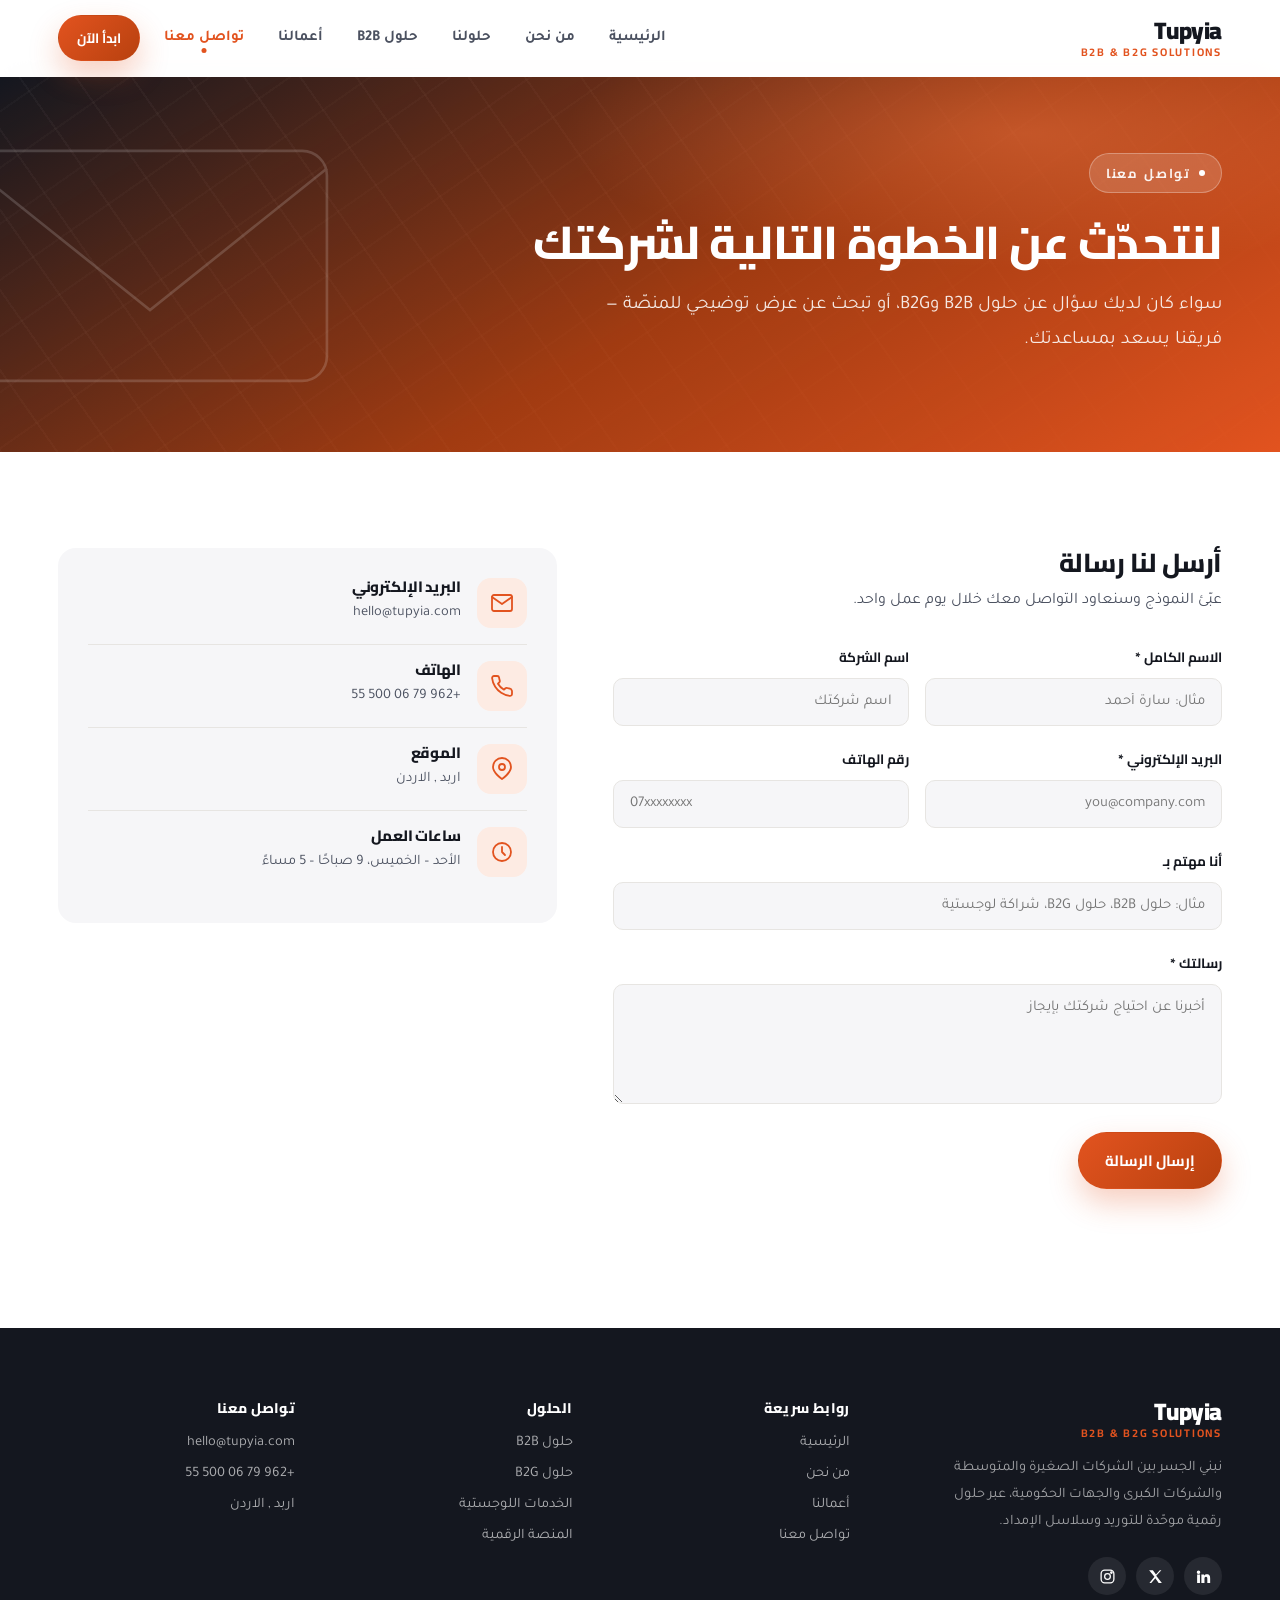
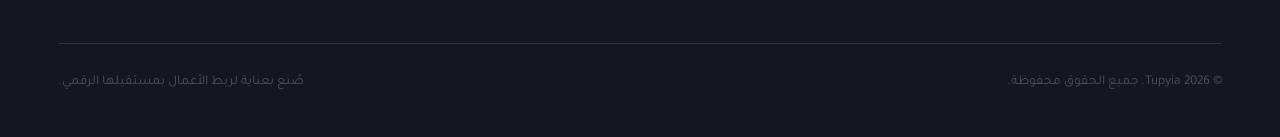
<file: New folder (3)/contact.html>
<!DOCTYPE html>
<html lang="ar" dir="rtl">
<head>
<meta charset="UTF-8">
<meta name="viewport" content="width=device-width, initial-scale=1.0">
<title>تواصل معنا — Tupyia</title>
<meta name="description" content="تواصل مع فريق Tupyia لمناقشة احتياجات شركتك من حلول B2B وB2G.">
<link rel="stylesheet" href="styles.css">
</head>
<body data-page="contact">

<header class="site-header">
  <div class="container">
    <nav class="nav">
      <a href="index.html" class="logo">
        <strong>Tupyia</strong>
        <span>B2B &amp; B2G SOLUTIONS</span>
      </a>
      <div class="nav-panel" id="nav-panel">
        <ul class="nav-links">
          <li><a href="index.html" class="nav-link" data-page="home">الرئيسية</a></li>
          <li><a href="about.html" class="nav-link" data-page="about">من نحن</a></li>
          <li><a href="solutions.html" class="nav-link" data-page="solutions">حلولنا</a></li>
          <li><a href="business.html" class="nav-link" data-page="business">حلول B2B</a></li>
          <li><a href="work.html" class="nav-link" data-page="work">أعمالنا</a></li>
          <li><a href="contact.html" class="nav-link" data-page="contact">تواصل معنا</a></li>
        </ul>
        <div class="header-actions">
          <a href="contact.html" class="btn btn-primary btn-sm btn-cta">ابدأ الآن</a>
        </div>
      </div>
      <button class="menu-toggle" id="menu-toggle" type="button" aria-label="فتح القائمة" aria-expanded="false" aria-controls="nav-panel"><span></span></button>
    </nav>
  </div>
</header>

<main>

  <section class="hero hero-compact">
    <svg class="hero-icon" viewBox="0 0 260 260" width="460" height="460" style="top:-50px; inset-inline-end:-80px;" aria-hidden="true">
      <rect x="30" y="70" width="200" height="130" rx="14" fill="none" stroke="#fff" stroke-width="1.5"/>
      <path d="M30 80l100 80 100-80" fill="none" stroke="#fff" stroke-width="1.5"/>
    </svg>
    <div class="container">
      <div class="hero-inner reveal">
        <span class="eyebrow">تواصل معنا</span>
        <h1>لنتحدّث عن الخطوة التالية لشركتك</h1>
        <p class="lead">سواء كان لديك سؤال عن حلول B2B وB2G، أو تبحث عن عرض توضيحي للمنصّة — فريقنا يسعد بمساعدتك.</p>
      </div>
    </div>
  </section>

  <section class="section">
    <div class="container">
      <div class="contact-grid">

        <div class="reveal">
          <h2 style="font-size:26px; margin-bottom:.3em;">أرسل لنا رسالة</h2>
          <p style="margin-bottom:28px;">عبّئ النموذج وسنعاود التواصل معك خلال يوم عمل واحد.</p>

          <form id="contact-form" novalidate>
            <div class="field-row">
              <div class="field">
                <label for="name">الاسم الكامل *</label>
                <input type="text" id="name" name="name" placeholder="مثال: سارة أحمد" required>
              </div>
              <div class="field">
                <label for="company">اسم الشركة</label>
                <input type="text" id="company" name="company" placeholder="اسم شركتك">
              </div>
            </div>
            <div class="field-row">
              <div class="field">
                <label for="email">البريد الإلكتروني *</label>
                <input type="email" id="email" name="email" placeholder="you@company.com" required>
              </div>
              <div class="field">
                <label for="phone">رقم الهاتف</label>
                <input type="tel" id="phone" name="phone" placeholder="07xxxxxxxx">
              </div>
            </div>
            <div class="field">
              <label for="topic">أنا مهتم بـ</label>
              <input type="text" id="topic" name="topic" placeholder="مثال: حلول B2B، حلول B2G، شراكة لوجستية">
            </div>
            <div class="field">
              <label for="message">رسالتك *</label>
              <textarea id="message" name="message" rows="5" placeholder="أخبرنا عن احتياج شركتك بإيجاز" required></textarea>
            </div>
            <button type="submit" class="btn btn-primary">إرسال الرسالة</button>
            <p id="form-status" class="form-status" role="status" aria-live="polite"></p>
          </form>
        </div>

        <div class="reveal">
          <div class="info-card">
            <div class="info-row">
              <div class="card-icon">
                <svg viewBox="0 0 24 24" fill="none" stroke="currentColor" stroke-width="1.8" stroke-linecap="round" stroke-linejoin="round"><rect x="2" y="4" width="20" height="16" rx="2"/><path d="M22 6l-10 7L2 6"/></svg>
              </div>
              <div>
                <h4>البريد الإلكتروني</h4>
                <p><a href="mailto:hello@tupyia.com">hello@tupyia.com</a></p>
              </div>
            </div>
            <div class="info-row">
              <div class="card-icon">
                <svg viewBox="0 0 24 24" fill="none" stroke="currentColor" stroke-width="1.8" stroke-linecap="round" stroke-linejoin="round"><path d="M22 16.9v3a2 2 0 0 1-2.2 2 19.8 19.8 0 0 1-8.6-3.1 19.5 19.5 0 0 1-6-6 19.8 19.8 0 0 1-3.1-8.7A2 2 0 0 1 4.1 2h3a2 2 0 0 1 2 1.7c.1.9.3 1.8.6 2.7a2 2 0 0 1-.5 2.1L8 9.7a16 16 0 0 0 6 6l1.2-1.2a2 2 0 0 1 2.1-.5c.9.3 1.8.5 2.7.6a2 2 0 0 1 1.7 2z"/></svg>
              </div>
              <div>
                <h4>الهاتف</h4>
                <p><a href="tel:+962 79 06 500 55">+962 79 06 500 55</a></p>
              </div>
            </div>
            <div class="info-row">
              <div class="card-icon">
                <svg viewBox="0 0 24 24" fill="none" stroke="currentColor" stroke-width="1.8" stroke-linecap="round" stroke-linejoin="round"><path d="M21 10c0 6-9 12-9 12s-9-6-9-12a9 9 0 0 1 18 0z"/><circle cx="12" cy="10" r="3"/></svg>
              </div>
              <div>
                <h4>الموقع</h4>
                <p>اربد , الاردن</p>
              </div>
            </div>
            <div class="info-row">
              <div class="card-icon">
                <svg viewBox="0 0 24 24" fill="none" stroke="currentColor" stroke-width="1.8" stroke-linecap="round" stroke-linejoin="round"><circle cx="12" cy="12" r="9"/><path d="M12 7v5l3 3"/></svg>
              </div>
              <div>
                <h4>ساعات العمل</h4>
                <p>الأحد – الخميس، 9 صباحًا – 5 مساءً</p>
              </div>
            </div>
          </div>
        </div>

      </div>
    </div>
  </section>

</main>

<footer class="site-footer">
  <div class="container">
    <div class="footer-grid">
      <div class="footer-col footer-brand">
        <a href="index.html" class="logo">
          <strong>Tupyia</strong>
          <span>B2B &amp; B2G SOLUTIONS</span>
        </a>
        <p>نبني الجسر بين الشركات الصغيرة والمتوسطة والشركات الكبرى والجهات الحكومية، عبر حلول رقمية موحّدة للتوريد وسلاسل الإمداد.</p>
        <div class="social-row">
          <a href="#" aria-label="لينكدإن"><svg viewBox="0 0 24 24" fill="currentColor"><path d="M4.98 3.5a2.5 2.5 0 1 1 0 5 2.5 2.5 0 0 1 0-5zM3 9h4v12H3zM9 9h3.8v1.7h.05c.53-1 1.83-2 3.77-2 4.03 0 4.78 2.6 4.78 6v6.3h-4v-5.6c0-1.34-.02-3.06-1.87-3.06-1.87 0-2.16 1.46-2.16 2.96V21H9z"/></svg></a>
          <a href="#" aria-label="إكس"><svg viewBox="0 0 24 24" fill="currentColor"><path d="M3 3l7.5 9.5L3.4 21H6l5.8-6.6L16.5 21H21l-8-10.1L20.3 3H18l-5.3 6-4.4-6H3z"/></svg></a>
          <a href="#" aria-label="إنستغرام"><svg viewBox="0 0 24 24" fill="none" stroke="currentColor" stroke-width="1.8"><rect x="3" y="3" width="18" height="18" rx="5"/><circle cx="12" cy="12" r="4"/><circle cx="17.5" cy="6.5" r="1"/></svg></a>
        </div>
      </div>
      <div class="footer-col">
        <h4>روابط سريعة</h4>
        <ul>
          <li><a href="index.html">الرئيسية</a></li>
          <li><a href="about.html">من نحن</a></li>
          <li><a href="work.html">أعمالنا</a></li>
          <li><a href="contact.html">تواصل معنا</a></li>
        </ul>
      </div>
      <div class="footer-col">
        <h4>الحلول</h4>
        <ul>
          <li><a href="business.html">حلول B2B</a></li>
          <li><a href="solutions.html">حلول B2G</a></li>
          <li><a href="solutions.html">الخدمات اللوجستية</a></li>
          <li><a href="solutions.html">المنصة الرقمية</a></li>
        </ul>
      </div>
      <div class="footer-col">
        <h4>تواصل معنا</h4>
        <ul>
          <li><a href="mailto:hello@tupyia.com">hello@tupyia.com</a></li>
          <li><a href="tel:+962 79 06 500 55">+962 79 06 500 55</a></li>
          <li><a href="contact.html">اربد , الاردن</a></li>
        </ul>
      </div>
    </div>
    <div class="footer-bottom">
      <p>© <span id="year"></span> Tupyia. جميع الحقوق محفوظة.</p>
      <p>صُنع بعناية لربط الأعمال بمستقبلها الرقمي.</p>
    </div>
  </div>
</footer>
<script src="script.js"></script>
</body>
</html>
</file>
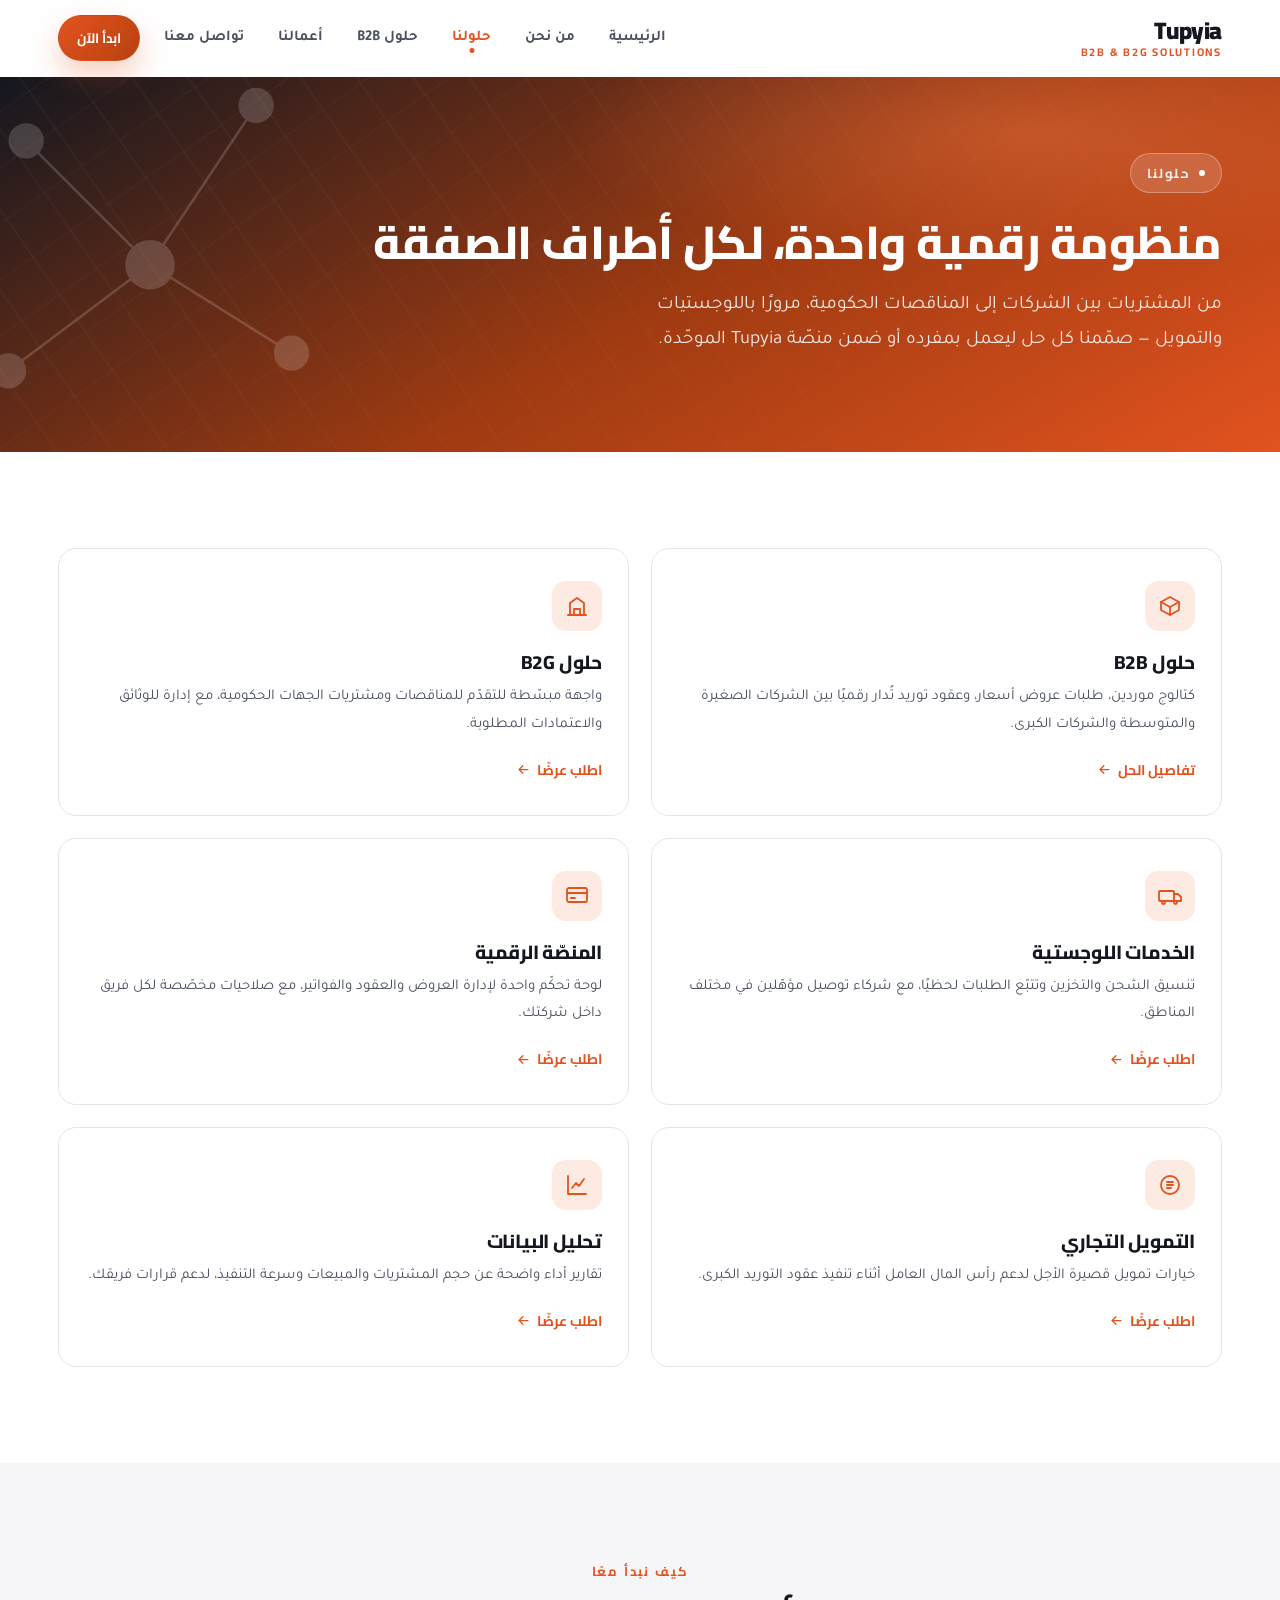
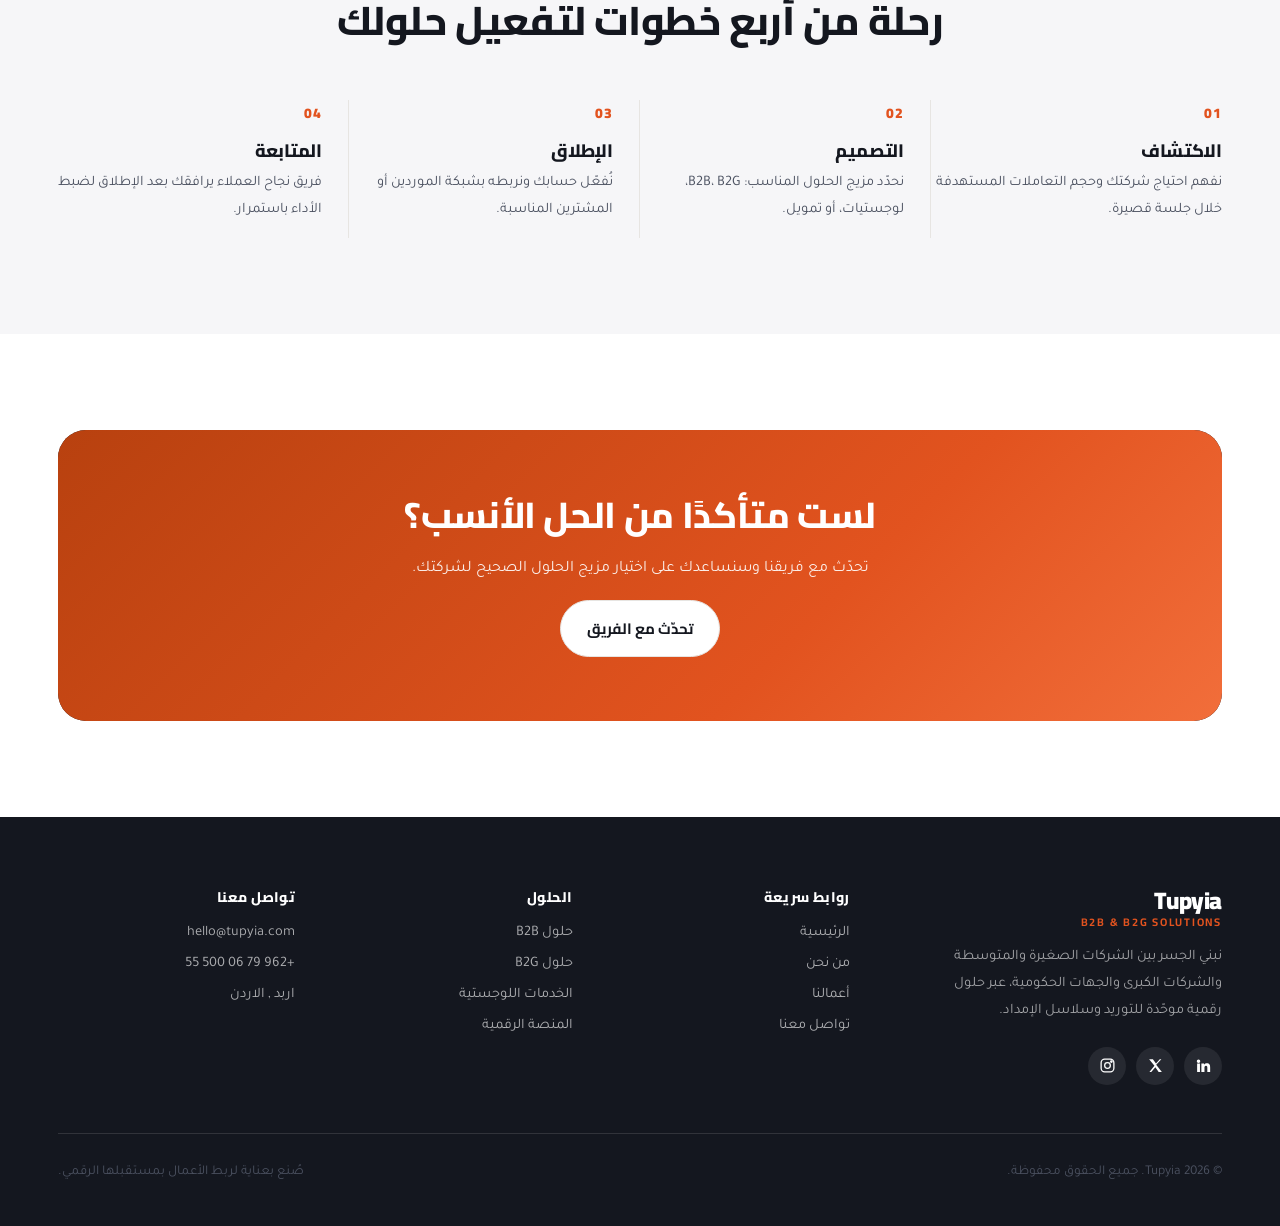
<file: New folder (3)/solutions.html>
<!DOCTYPE html>
<html lang="ar" dir="rtl">
<head>
<meta charset="UTF-8">
<meta name="viewport" content="width=device-width, initial-scale=1.0">
<title>حلولنا — Tupyia</title>
<meta name="description" content="مجموعة حلول Tupyia المتكاملة: B2B، B2G، اللوجستيات، المنصة الرقمية، والتمويل التجاري.">
<link rel="stylesheet" href="styles.css">
</head>
<body data-page="solutions">

<header class="site-header">
  <div class="container">
    <nav class="nav">
      <a href="index.html" class="logo">
        <strong>Tupyia</strong>
        <span>B2B &amp; B2G SOLUTIONS</span>
      </a>
      <div class="nav-panel" id="nav-panel">
        <ul class="nav-links">
          <li><a href="index.html" class="nav-link" data-page="home">الرئيسية</a></li>
          <li><a href="about.html" class="nav-link" data-page="about">من نحن</a></li>
          <li><a href="solutions.html" class="nav-link" data-page="solutions">حلولنا</a></li>
          <li><a href="business.html" class="nav-link" data-page="business">حلول B2B</a></li>
          <li><a href="work.html" class="nav-link" data-page="work">أعمالنا</a></li>
          <li><a href="contact.html" class="nav-link" data-page="contact">تواصل معنا</a></li>
        </ul>
        <div class="header-actions">
          <a href="contact.html" class="btn btn-primary btn-sm btn-cta">ابدأ الآن</a>
        </div>
      </div>
      <button class="menu-toggle" id="menu-toggle" type="button" aria-label="فتح القائمة" aria-expanded="false" aria-controls="nav-panel"><span></span></button>
    </nav>
  </div>
</header>

<main>

  <section class="hero hero-compact">
    <svg class="hero-icon" viewBox="0 0 260 260" width="460" height="460" style="top:-60px; inset-inline-end:-80px;" aria-hidden="true">
      <circle cx="60" cy="70" r="10" fill="#fff"/>
      <circle cx="190" cy="50" r="10" fill="#fff"/>
      <circle cx="130" cy="140" r="14" fill="#fff"/>
      <circle cx="50" cy="200" r="10" fill="#fff"/>
      <circle cx="210" cy="190" r="10" fill="#fff"/>
      <line x1="60" y1="70" x2="130" y2="140" stroke="#fff" stroke-width="1.5"/>
      <line x1="190" y1="50" x2="130" y2="140" stroke="#fff" stroke-width="1.5"/>
      <line x1="50" y1="200" x2="130" y2="140" stroke="#fff" stroke-width="1.5"/>
      <line x1="210" y1="190" x2="130" y2="140" stroke="#fff" stroke-width="1.5"/>
    </svg>
    <div class="container">
      <div class="hero-inner wide reveal">
        <span class="eyebrow">حلولنا</span>
        <h1>منظومة رقمية واحدة، لكل أطراف الصفقة</h1>
        <p class="lead">من المشتريات بين الشركات إلى المناقصات الحكومية، مرورًا باللوجستيات والتمويل — صمّمنا كل حل ليعمل بمفرده أو ضمن منصّة Tupyia الموحّدة.</p>
      </div>
    </div>
  </section>

  <section class="section">
    <div class="container">
      <div class="grid grid-2" data-reveal-group style="row-gap:22px;">

        <div class="card reveal">
          <div class="card-icon">
            <svg viewBox="0 0 24 24" fill="none" stroke="currentColor" stroke-width="1.8" stroke-linecap="round" stroke-linejoin="round"><path d="M21 8l-9-5-9 5 9 5 9-5z"/><path d="M3 8v8l9 5 9-5V8"/><path d="M12 13v8"/></svg>
          </div>
          <h3>حلول B2B</h3>
          <p>كتالوج موردين، طلبات عروض أسعار، وعقود توريد تُدار رقميًا بين الشركات الصغيرة والمتوسطة والشركات الكبرى.</p>
          <a href="business.html" class="card-link">تفاصيل الحل
            <svg viewBox="0 0 24 24" fill="none" stroke="currentColor" stroke-width="2" stroke-linecap="round" stroke-linejoin="round"><path d="M19 12H5"/><path d="M11 6l-6 6 6 6"/></svg>
          </a>
        </div>

        <div class="card reveal">
          <div class="card-icon">
            <svg viewBox="0 0 24 24" fill="none" stroke="currentColor" stroke-width="1.8" stroke-linecap="round" stroke-linejoin="round"><path d="M3 21h18"/><path d="M5 21V9l7-5 7 5v12"/><path d="M9 21v-6h6v6"/></svg>
          </div>
          <h3>حلول B2G</h3>
          <p>واجهة مبسّطة للتقدّم للمناقصات ومشتريات الجهات الحكومية، مع إدارة للوثائق والاعتمادات المطلوبة.</p>
          <a href="contact.html" class="card-link">اطلب عرضًا
            <svg viewBox="0 0 24 24" fill="none" stroke="currentColor" stroke-width="2" stroke-linecap="round" stroke-linejoin="round"><path d="M19 12H5"/><path d="M11 6l-6 6 6 6"/></svg>
          </a>
        </div>

        <div class="card reveal">
          <div class="card-icon">
            <svg viewBox="0 0 24 24" fill="none" stroke="currentColor" stroke-width="1.8" stroke-linecap="round" stroke-linejoin="round"><rect x="1" y="7" width="15" height="10" rx="1"/><path d="M16 10h4l3 3v4h-7"/><circle cx="5.5" cy="18.5" r="1.5"/><circle cx="17.5" cy="18.5" r="1.5"/></svg>
          </div>
          <h3>الخدمات اللوجستية</h3>
          <p>تنسيق الشحن والتخزين وتتبّع الطلبات لحظيًا، مع شركاء توصيل مؤهّلين في مختلف المناطق.</p>
          <a href="contact.html" class="card-link">اطلب عرضًا
            <svg viewBox="0 0 24 24" fill="none" stroke="currentColor" stroke-width="2" stroke-linecap="round" stroke-linejoin="round"><path d="M19 12H5"/><path d="M11 6l-6 6 6 6"/></svg>
          </a>
        </div>

        <div class="card reveal">
          <div class="card-icon">
            <svg viewBox="0 0 24 24" fill="none" stroke="currentColor" stroke-width="1.8" stroke-linecap="round" stroke-linejoin="round"><rect x="2" y="4" width="20" height="14" rx="2"/><path d="M2 9h20"/><path d="M6 14h4"/></svg>
          </div>
          <h3>المنصّة الرقمية</h3>
          <p>لوحة تحكّم واحدة لإدارة العروض والعقود والفواتير، مع صلاحيات مخصّصة لكل فريق داخل شركتك.</p>
          <a href="contact.html" class="card-link">اطلب عرضًا
            <svg viewBox="0 0 24 24" fill="none" stroke="currentColor" stroke-width="2" stroke-linecap="round" stroke-linejoin="round"><path d="M19 12H5"/><path d="M11 6l-6 6 6 6"/></svg>
          </a>
        </div>

        <div class="card reveal">
          <div class="card-icon">
            <svg viewBox="0 0 24 24" fill="none" stroke="currentColor" stroke-width="1.8" stroke-linecap="round" stroke-linejoin="round"><circle cx="12" cy="12" r="9"/><path d="M9 12h6"/><path d="M9 9h6"/><path d="M9 15h4"/></svg>
          </div>
          <h3>التمويل التجاري</h3>
          <p>خيارات تمويل قصيرة الأجل لدعم رأس المال العامل أثناء تنفيذ عقود التوريد الكبرى.</p>
          <a href="contact.html" class="card-link">اطلب عرضًا
            <svg viewBox="0 0 24 24" fill="none" stroke="currentColor" stroke-width="2" stroke-linecap="round" stroke-linejoin="round"><path d="M19 12H5"/><path d="M11 6l-6 6 6 6"/></svg>
          </a>
        </div>

        <div class="card reveal">
          <div class="card-icon">
            <svg viewBox="0 0 24 24" fill="none" stroke="currentColor" stroke-width="1.8" stroke-linecap="round" stroke-linejoin="round"><path d="M3 3v18h18"/><path d="M7 15l4-5 3 3 5-7"/></svg>
          </div>
          <h3>تحليل البيانات</h3>
          <p>تقارير أداء واضحة عن حجم المشتريات والمبيعات وسرعة التنفيذ، لدعم قرارات فريقك.</p>
          <a href="contact.html" class="card-link">اطلب عرضًا
            <svg viewBox="0 0 24 24" fill="none" stroke="currentColor" stroke-width="2" stroke-linecap="round" stroke-linejoin="round"><path d="M19 12H5"/><path d="M11 6l-6 6 6 6"/></svg>
          </a>
        </div>

      </div>
    </div>
  </section>

  <section class="section section-alt">
    <div class="container">
      <div class="section-head center reveal">
        <span class="eyebrow-dark">كيف نبدأ معًا</span>
        <h2>رحلة من أربع خطوات لتفعيل حلولك</h2>
      </div>
      <div class="process" data-reveal-group>
        <div class="step reveal">
          <div class="step-num">01</div>
          <h3>الاكتشاف</h3>
          <p>نفهم احتياج شركتك وحجم التعاملات المستهدفة خلال جلسة قصيرة.</p>
        </div>
        <div class="step reveal">
          <div class="step-num">02</div>
          <h3>التصميم</h3>
          <p>نحدّد مزيج الحلول المناسب: B2B، B2G، لوجستيات، أو تمويل.</p>
        </div>
        <div class="step reveal">
          <div class="step-num">03</div>
          <h3>الإطلاق</h3>
          <p>نُفعّل حسابك ونربطه بشبكة الموردين أو المشترين المناسبة.</p>
        </div>
        <div class="step reveal">
          <div class="step-num">04</div>
          <h3>المتابعة</h3>
          <p>فريق نجاح العملاء يرافقك بعد الإطلاق لضبط الأداء باستمرار.</p>
        </div>
      </div>
    </div>
  </section>

  <section class="section">
    <div class="container">
      <div class="cta-banner reveal">
        <h2>لست متأكدًا من الحل الأنسب؟</h2>
        <p>تحدّث مع فريقنا وسنساعدك على اختيار مزيج الحلول الصحيح لشركتك.</p>
        <div class="hero-actions">
          <a href="contact.html" class="btn btn-secondary">تحدّث مع الفريق</a>
        </div>
      </div>
    </div>
  </section>

</main>

<footer class="site-footer">
  <div class="container">
    <div class="footer-grid">
      <div class="footer-col footer-brand">
        <a href="index.html" class="logo">
          <strong>Tupyia</strong>
          <span>B2B &amp; B2G SOLUTIONS</span>
        </a>
        <p>نبني الجسر بين الشركات الصغيرة والمتوسطة والشركات الكبرى والجهات الحكومية، عبر حلول رقمية موحّدة للتوريد وسلاسل الإمداد.</p>
        <div class="social-row">
          <a href="#" aria-label="لينكدإن"><svg viewBox="0 0 24 24" fill="currentColor"><path d="M4.98 3.5a2.5 2.5 0 1 1 0 5 2.5 2.5 0 0 1 0-5zM3 9h4v12H3zM9 9h3.8v1.7h.05c.53-1 1.83-2 3.77-2 4.03 0 4.78 2.6 4.78 6v6.3h-4v-5.6c0-1.34-.02-3.06-1.87-3.06-1.87 0-2.16 1.46-2.16 2.96V21H9z"/></svg></a>
          <a href="#" aria-label="إكس"><svg viewBox="0 0 24 24" fill="currentColor"><path d="M3 3l7.5 9.5L3.4 21H6l5.8-6.6L16.5 21H21l-8-10.1L20.3 3H18l-5.3 6-4.4-6H3z"/></svg></a>
          <a href="#" aria-label="إنستغرام"><svg viewBox="0 0 24 24" fill="none" stroke="currentColor" stroke-width="1.8"><rect x="3" y="3" width="18" height="18" rx="5"/><circle cx="12" cy="12" r="4"/><circle cx="17.5" cy="6.5" r="1"/></svg></a>
        </div>
      </div>
      <div class="footer-col">
        <h4>روابط سريعة</h4>
        <ul>
          <li><a href="index.html">الرئيسية</a></li>
          <li><a href="about.html">من نحن</a></li>
          <li><a href="work.html">أعمالنا</a></li>
          <li><a href="contact.html">تواصل معنا</a></li>
        </ul>
      </div>
      <div class="footer-col">
        <h4>الحلول</h4>
        <ul>
          <li><a href="business.html">حلول B2B</a></li>
          <li><a href="solutions.html">حلول B2G</a></li>
          <li><a href="solutions.html">الخدمات اللوجستية</a></li>
          <li><a href="solutions.html">المنصة الرقمية</a></li>
        </ul>
      </div>
      <div class="footer-col">
        <h4>تواصل معنا</h4>
        <ul>
          <li><a href="mailto:hello@tupyia.com">hello@tupyia.com</a></li>
          <li><a href="tel:+962 79 06 500 55">+962 79 06 500 55</a></li>
          <li><a href="contact.html">اربد , الاردن</a></li>
        </ul>
      </div>
    </div>
    <div class="footer-bottom">
      <p>© <span id="year"></span> Tupyia. جميع الحقوق محفوظة.</p>
      <p>صُنع بعناية لربط الأعمال بمستقبلها الرقمي.</p>
    </div>
  </div>
</footer>

<script src="script.js"></script>
</body>
</html>
</file>
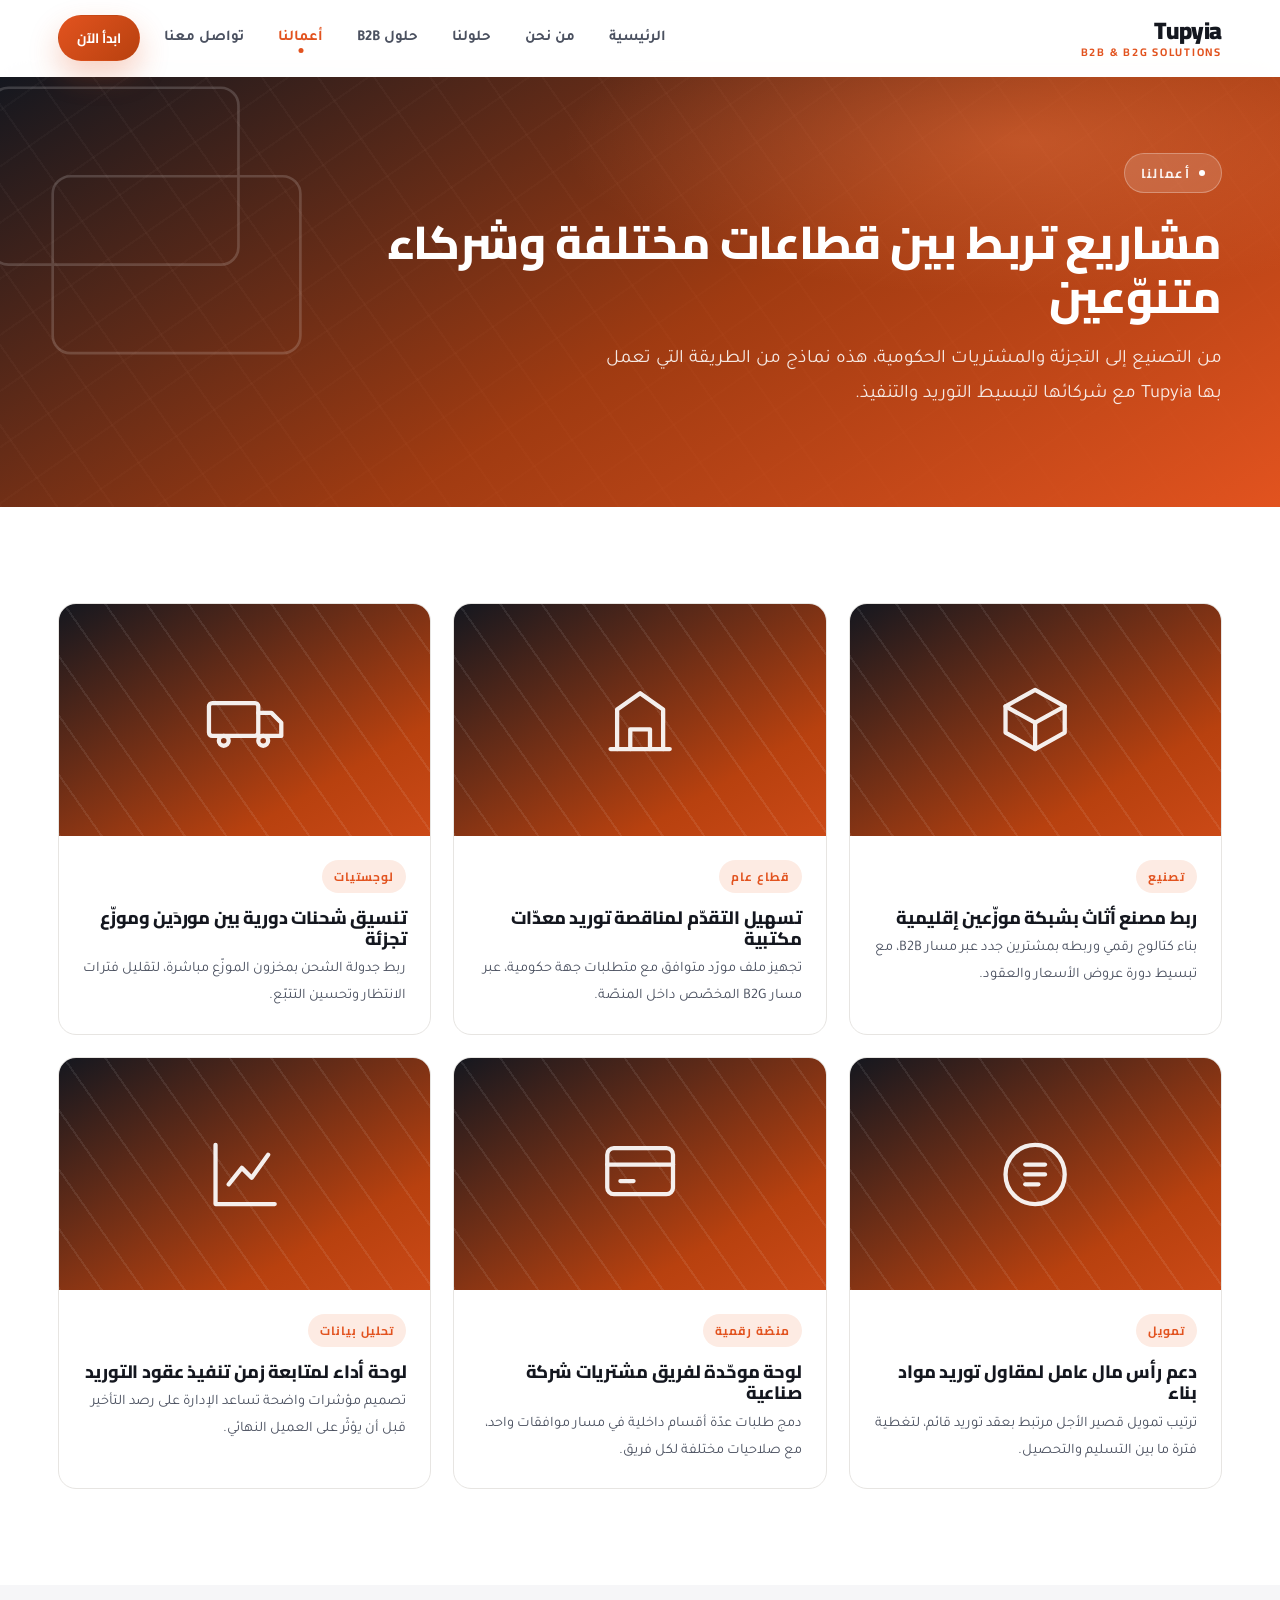
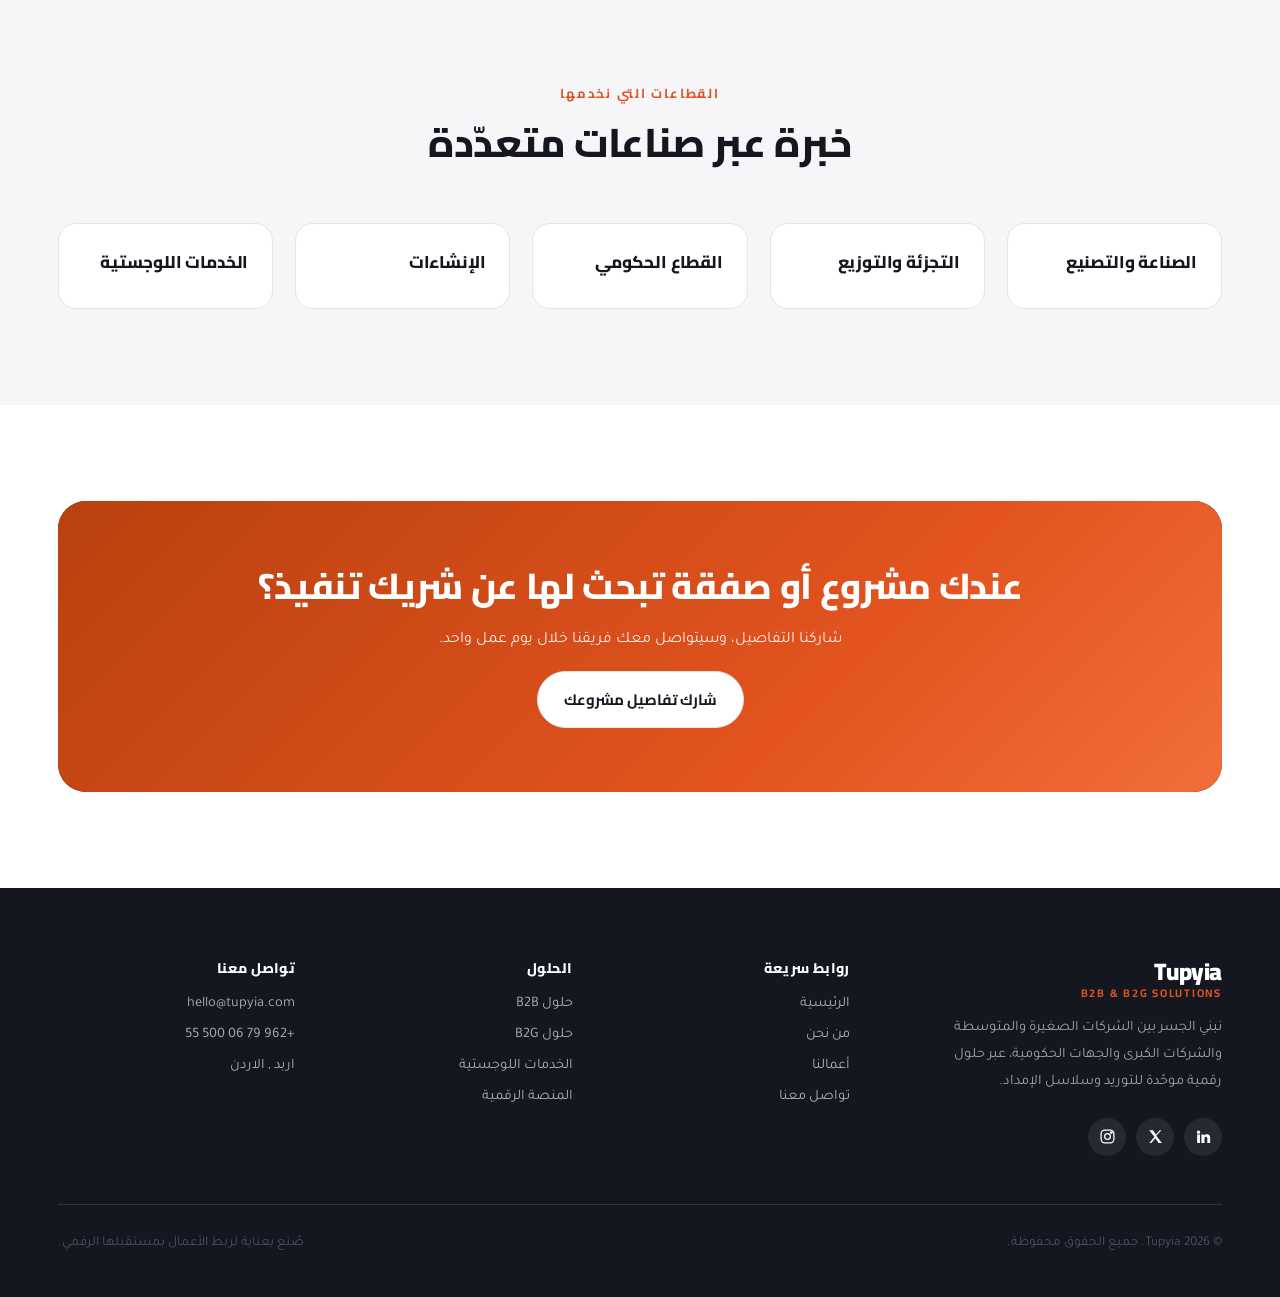
<file: New folder (3)/work.html>
<!DOCTYPE html>
<html lang="ar" dir="rtl">
<head>
<meta charset="UTF-8">
<meta name="viewport" content="width=device-width, initial-scale=1.0">
<title>أعمالنا — Tupyia</title>
<meta name="description" content="نماذج من القطاعات والمشاريع التي رافقتها Tupyia في مسيرة نموّها.">
<link rel="stylesheet" href="styles.css">
</head>
<body data-page="work">

<header class="site-header">
  <div class="container">
    <nav class="nav">
      <a href="index.html" class="logo">
        <strong>Tupyia</strong>
        <span>B2B &amp; B2G SOLUTIONS</span>
      </a>
      <div class="nav-panel" id="nav-panel">
        <ul class="nav-links">
          <li><a href="index.html" class="nav-link" data-page="home">الرئيسية</a></li>
          <li><a href="about.html" class="nav-link" data-page="about">من نحن</a></li>
          <li><a href="solutions.html" class="nav-link" data-page="solutions">حلولنا</a></li>
          <li><a href="business.html" class="nav-link" data-page="business">حلول B2B</a></li>
          <li><a href="work.html" class="nav-link" data-page="work">أعمالنا</a></li>
          <li><a href="contact.html" class="nav-link" data-page="contact">تواصل معنا</a></li>
        </ul>
        <div class="header-actions">
          <a href="contact.html" class="btn btn-primary btn-sm btn-cta">ابدأ الآن</a>
        </div>
      </div>
      <button class="menu-toggle" id="menu-toggle" type="button" aria-label="فتح القائمة" aria-expanded="false" aria-controls="nav-panel"><span></span></button>
    </nav>
  </div>
</header>

<main>

  <section class="hero hero-compact">
    <svg class="hero-icon" viewBox="0 0 260 260" width="460" height="460" style="top:-60px; inset-inline-end:-80px;" aria-hidden="true">
      <rect x="40" y="40" width="140" height="100" rx="10" fill="none" stroke="#fff" stroke-width="1.5"/>
      <rect x="75" y="90" width="140" height="100" rx="10" fill="none" stroke="#fff" stroke-width="1.5"/>
    </svg>
    <div class="container">
      <div class="hero-inner wide reveal">
        <span class="eyebrow">أعمالنا</span>
        <h1>مشاريع تربط بين قطاعات مختلفة وشركاء متنوّعين</h1>
        <p class="lead">من التصنيع إلى التجزئة والمشتريات الحكومية، هذه نماذج من الطريقة التي تعمل بها Tupyia مع شركائها لتبسيط التوريد والتنفيذ.</p>
      </div>
    </div>
  </section>

  <section class="section">
    <div class="container">
      <div class="grid grid-3" data-reveal-group>

        <div class="work-card reveal">
          <div class="work-thumb">
            <div class="glyph">
              <svg viewBox="0 0 24 24" fill="none" stroke="currentColor" stroke-width="1.3" stroke-linecap="round" stroke-linejoin="round"><path d="M21 8l-9-5-9 5 9 5 9-5z"/><path d="M3 8v8l9 5 9-5V8"/><path d="M12 13v8"/></svg>
            </div>
          </div>
          <div class="work-body">
            <span class="work-tag">تصنيع</span>
            <h3>ربط مصنع أثاث بشبكة موزّعين إقليمية</h3>
            <p>بناء كتالوج رقمي وربطه بمشترين جدد عبر مسار B2B، مع تبسيط دورة عروض الأسعار والعقود.</p>
          </div>
        </div>

        <div class="work-card reveal">
          <div class="work-thumb">
            <div class="glyph">
              <svg viewBox="0 0 24 24" fill="none" stroke="currentColor" stroke-width="1.3" stroke-linecap="round" stroke-linejoin="round"><path d="M3 21h18"/><path d="M5 21V9l7-5 7 5v12"/><path d="M9 21v-6h6v6"/></svg>
            </div>
          </div>
          <div class="work-body">
            <span class="work-tag">قطاع عام</span>
            <h3>تسهيل التقدّم لمناقصة توريد معدّات مكتبية</h3>
            <p>تجهيز ملف مورّد متوافق مع متطلبات جهة حكومية، عبر مسار B2G المخصّص داخل المنصّة.</p>
          </div>
        </div>

        <div class="work-card reveal">
          <div class="work-thumb">
            <div class="glyph">
              <svg viewBox="0 0 24 24" fill="none" stroke="currentColor" stroke-width="1.3" stroke-linecap="round" stroke-linejoin="round"><rect x="1" y="7" width="15" height="10" rx="1"/><path d="M16 10h4l3 3v4h-7"/><circle cx="5.5" cy="18.5" r="1.5"/><circle cx="17.5" cy="18.5" r="1.5"/></svg>
            </div>
          </div>
          <div class="work-body">
            <span class="work-tag">لوجستيات</span>
            <h3>تنسيق شحنات دورية بين موردَين وموزّع تجزئة</h3>
            <p>ربط جدولة الشحن بمخزون الموزّع مباشرة، لتقليل فترات الانتظار وتحسين التتبّع.</p>
          </div>
        </div>

        <div class="work-card reveal">
          <div class="work-thumb">
            <div class="glyph">
              <svg viewBox="0 0 24 24" fill="none" stroke="currentColor" stroke-width="1.3" stroke-linecap="round" stroke-linejoin="round"><circle cx="12" cy="12" r="9"/><path d="M9 12h6"/><path d="M9 9h6"/><path d="M9 15h4"/></svg>
            </div>
          </div>
          <div class="work-body">
            <span class="work-tag">تمويل</span>
            <h3>دعم رأس مال عامل لمقاول توريد مواد بناء</h3>
            <p>ترتيب تمويل قصير الأجل مرتبط بعقد توريد قائم، لتغطية فترة ما بين التسليم والتحصيل.</p>
          </div>
        </div>

        <div class="work-card reveal">
          <div class="work-thumb">
            <div class="glyph">
              <svg viewBox="0 0 24 24" fill="none" stroke="currentColor" stroke-width="1.3" stroke-linecap="round" stroke-linejoin="round"><rect x="2" y="4" width="20" height="14" rx="2"/><path d="M2 9h20"/><path d="M6 14h4"/></svg>
            </div>
          </div>
          <div class="work-body">
            <span class="work-tag">منصّة رقمية</span>
            <h3>لوحة موحّدة لفريق مشتريات شركة صناعية</h3>
            <p>دمج طلبات عدّة أقسام داخلية في مسار موافقات واحد، مع صلاحيات مختلفة لكل فريق.</p>
          </div>
        </div>

        <div class="work-card reveal">
          <div class="work-thumb">
            <div class="glyph">
              <svg viewBox="0 0 24 24" fill="none" stroke="currentColor" stroke-width="1.3" stroke-linecap="round" stroke-linejoin="round"><path d="M3 3v18h18"/><path d="M7 15l4-5 3 3 5-7"/></svg>
            </div>
          </div>
          <div class="work-body">
            <span class="work-tag">تحليل بيانات</span>
            <h3>لوحة أداء لمتابعة زمن تنفيذ عقود التوريد</h3>
            <p>تصميم مؤشرات واضحة تساعد الإدارة على رصد التأخير قبل أن يؤثّر على العميل النهائي.</p>
          </div>
        </div>

      </div>
    </div>
  </section>

  <section class="section section-alt">
    <div class="container">
      <div class="section-head center reveal">
        <span class="eyebrow-dark">القطاعات التي نخدمها</span>
        <h2>خبرة عبر صناعات متعدّدة</h2>
      </div>
      <div class="grid grid-5" data-reveal-group>
        <div class="value-card reveal"><h3>الصناعة والتصنيع</h3></div>
        <div class="value-card reveal"><h3>التجزئة والتوزيع</h3></div>
        <div class="value-card reveal"><h3>القطاع الحكومي</h3></div>
        <div class="value-card reveal"><h3>الإنشاءات</h3></div>
        <div class="value-card reveal"><h3>الخدمات اللوجستية</h3></div>
      </div>
    </div>
  </section>

  <section class="section">
    <div class="container">
      <div class="cta-banner reveal">
        <h2>عندك مشروع أو صفقة تبحث لها عن شريك تنفيذ؟</h2>
        <p>شاركنا التفاصيل، وسيتواصل معك فريقنا خلال يوم عمل واحد.</p>
        <div class="hero-actions">
          <a href="contact.html" class="btn btn-secondary">شارك تفاصيل مشروعك</a>
        </div>
      </div>
    </div>
  </section>

</main>

<footer class="site-footer">
  <div class="container">
    <div class="footer-grid">
      <div class="footer-col footer-brand">
        <a href="index.html" class="logo">
          <strong>Tupyia</strong>
          <span>B2B &amp; B2G SOLUTIONS</span>
        </a>
        <p>نبني الجسر بين الشركات الصغيرة والمتوسطة والشركات الكبرى والجهات الحكومية، عبر حلول رقمية موحّدة للتوريد وسلاسل الإمداد.</p>
        <div class="social-row">
          <a href="#" aria-label="لينكدإن"><svg viewBox="0 0 24 24" fill="currentColor"><path d="M4.98 3.5a2.5 2.5 0 1 1 0 5 2.5 2.5 0 0 1 0-5zM3 9h4v12H3zM9 9h3.8v1.7h.05c.53-1 1.83-2 3.77-2 4.03 0 4.78 2.6 4.78 6v6.3h-4v-5.6c0-1.34-.02-3.06-1.87-3.06-1.87 0-2.16 1.46-2.16 2.96V21H9z"/></svg></a>
          <a href="#" aria-label="إكس"><svg viewBox="0 0 24 24" fill="currentColor"><path d="M3 3l7.5 9.5L3.4 21H6l5.8-6.6L16.5 21H21l-8-10.1L20.3 3H18l-5.3 6-4.4-6H3z"/></svg></a>
          <a href="#" aria-label="إنستغرام"><svg viewBox="0 0 24 24" fill="none" stroke="currentColor" stroke-width="1.8"><rect x="3" y="3" width="18" height="18" rx="5"/><circle cx="12" cy="12" r="4"/><circle cx="17.5" cy="6.5" r="1"/></svg></a>
        </div>
      </div>
      <div class="footer-col">
        <h4>روابط سريعة</h4>
        <ul>
          <li><a href="index.html">الرئيسية</a></li>
          <li><a href="about.html">من نحن</a></li>
          <li><a href="work.html">أعمالنا</a></li>
          <li><a href="contact.html">تواصل معنا</a></li>
        </ul>
      </div>
      <div class="footer-col">
        <h4>الحلول</h4>
        <ul>
          <li><a href="business.html">حلول B2B</a></li>
          <li><a href="solutions.html">حلول B2G</a></li>
          <li><a href="solutions.html">الخدمات اللوجستية</a></li>
          <li><a href="solutions.html">المنصة الرقمية</a></li>
        </ul>
      </div>
      <div class="footer-col">
        <h4>تواصل معنا</h4>
        <ul>
          <li><a href="mailto:hello@tupyia.com">hello@tupyia.com</a></li>
          <li><a href="tel:+962 79 06 500 55">+962 79 06 500 55</a></li>
          <li><a href="contact.html">اربد , الاردن</a></li>
        </ul>
      </div>
    </div>
    <div class="footer-bottom">
      <p>© <span id="year"></span> Tupyia. جميع الحقوق محفوظة.</p>
      <p>صُنع بعناية لربط الأعمال بمستقبلها الرقمي.</p>
    </div>
  </div>
</footer>
<script src="script.js"></script>
</body>
</html>
</file>
<file: styles.css>
@import url('https://fonts.googleapis.com/css2?family=Cairo:wght@400;600;700;800;900&family=Tajawal:wght@300;400;500;700&display=swap');

:root {
  --ink: #222021;
  --ink-soft: #545052;
  --ink-faint: #8c8688;
  --paper: #FFFFFF;
  --mist: #f9f3f2;
  --mist-deep: #f0e6e4;
  --line: #e3d8d5;
  --brand: #f37821;
  --brand-deep: #c75a13;
  --brand-deeper: #8a3a08;
  --brand-glow: #ff9447;
  --brand-tint: #fef1e8;
  --radius-s: 10px;
  --radius-m: 18px;
  --radius-l: 28px;
  --radius-pill: 999px;
  --shadow-s: 0 2px 10px rgba(34,32,33,.06);
  --shadow-m: 0 12px 30px rgba(34,32,33,.10);
  --shadow-brand: 0 14px 30px rgba(243,120,33,.28);
  --ease: cubic-bezier(.22,.9,.3,1);
  --container: 1220px;
  --font-display: 'Cairo', 'Segoe UI', Tahoma, sans-serif;
  --font-body: 'Tajawal', 'Segoe UI', Tahoma, sans-serif;
}

*, *::before, *::after{ box-sizing:border-box; }
html{ scroll-behavior:smooth; }
@media (prefers-reduced-motion: reduce){
  html{ scroll-behavior:auto; }
  *, *::before, *::after{ animation-duration:.001ms !important; animation-iteration-count:1 !important; transition-duration:.001ms !important; scroll-behavior:auto !important; }
}

body{
  margin:0;
  font-family:var(--font-body);
  color:var(--ink);
  background:var(--paper);
  -webkit-font-smoothing:antialiased;
  text-rendering:optimizeLegibility;
  overflow-x:hidden;
}

h1,h2,h3,h4{
  font-family:var(--font-display);
  font-weight:800;
  line-height:1.18;
  margin:0 0 .5em;
  letter-spacing:-.01em;
}
p{ margin:0 0 1em; color:var(--ink-soft); line-height:1.85; }
a{ color:inherit; text-decoration:none; }
img{ max-width:100%; display:block; }
ul{ margin:0; padding:0; list-style:none; }
button{ font-family:inherit; }

::selection{ background:var(--brand); color:#fff; }

:focus-visible{
  outline:3px solid var(--brand-glow);
  outline-offset:3px;
  border-radius:6px;
}

.container{
  width:100%;
  max-width:var(--container);
  margin:0 auto;
  padding:0 28px;
}

.visually-hidden{
  position:absolute; width:1px; height:1px; overflow:hidden;
  clip:rect(0 0 0 0); white-space:nowrap;
}

/* Header  */

.site-header{
  position:sticky; top:0; z-index:100;
  border-bottom:1px solid transparent;
  transition:border-color .3s var(--ease), box-shadow .3s var(--ease);
}
.site-header::before{
  content:"";
  position:absolute;
  inset:0;
  z-index:-1;
  background:rgba(255,255,255,.78);
  backdrop-filter:saturate(180%) blur(16px);
  -webkit-backdrop-filter:saturate(180%) blur(16px);
}
.nav{
  display:flex;
  align-items:center;
  justify-content:space-between;
  gap:24px;	
  height:60px;
}
.logo{
  display:flex;
  flex-direction:column;
  line-height:1;
  font-family:var(--font-display);
}
.logo strong{
  font-size:24px;
  font-weight:900;
  color:var(--ink);
  letter-spacing:-.02em;
}
.logo span{
  font-size:11px;
  font-weight:700;
  color:var(--brand);
  letter-spacing:.16em;
  margin-top:4px;
}

.nav-panel{
  display:flex;
  align-items:center;
  gap:8px;
}
.nav-links{
  display:flex;
  align-items:center;
  gap:2px;
}
.nav-link{
  position:relative;
  padding:10px 16px;
  font-size:15px;
  font-weight:600;
  color:var(--ink-soft);
  border-radius:var(--radius-pill);
  transition:color .2s, background .2s;
  white-space:nowrap;
}
.nav-link:hover{ color:var(--ink); background:var(--mist); }
.nav-link.active{ color:var(--brand); }
.nav-link.active::after{
  content:"";
  position:absolute;
  bottom:2px; left:50%;
  transform:translateX(-50%);
  width:5px; height:5px;
  border-radius:50%;
  background:var(--brand);
}

.header-actions{ display:flex; align-items:center; gap:12px; }

.menu-toggle{
  display:none;
  width:44px; height:44px;
  border-radius:50%;
  border:1px solid var(--line);
  background:var(--paper);
  align-items:center; justify-content:center;
  cursor:pointer;
}
.menu-toggle span{
  position:relative;
  width:18px; height:2px;
  background:var(--ink);
  display:block;
}
.menu-toggle span::before, .menu-toggle span::after{
  content:"";
  position:absolute; left:0;
  width:18px; height:2px;
  background:var(--ink);
  transition:transform .25s var(--ease), opacity .25s var(--ease);
}
.menu-toggle span::before{ top:-6px; }
.menu-toggle span::after{ top:6px; }
.nav-panel.open .menu-toggle span{ background:transparent; }
.nav-panel.open .menu-toggle span::before{ top:0; transform:rotate(45deg); }
.nav-panel.open .menu-toggle span::after{ top:0; transform:rotate(-45deg); }

/* Buttons  */

.btn{
  display:inline-flex;
  align-items:center;
  justify-content:center;
  gap:8px;
  padding:13px 26px;
  border-radius:var(--radius-pill);
  font-family:var(--font-display);
  font-weight:700;
  font-size:15px;
  border:1.5px solid transparent;
  cursor:pointer;
  transition:transform .25s var(--ease), box-shadow .25s var(--ease), background .25s var(--ease), color .25s var(--ease), border-color .25s var(--ease);
}
.btn:active{ transform:scale(.97); }
.btn-primary{
  background:linear-gradient(135deg, var(--brand), var(--brand-deep));
  color:#fff;
  box-shadow:var(--shadow-brand);
}
.btn-primary:hover{ transform:translateY(-2px); box-shadow:0 18px 34px rgba(226,83,31,.36); }
.btn-secondary{
  background:var(--paper);
  color:var(--ink);
  border-color:var(--line);
}
.btn-secondary:hover{ border-color:var(--ink); }
.btn-ghost{
  background:transparent;
  color:var(--paper);
  border-color:rgba(255,255,255,.55);
}
.btn-ghost:hover{ background:rgba(255,255,255,.12); }
.btn-sm{ padding:9px 18px; font-size:13.5px; }
.btn svg{ width:16px; height:16px; }

/*   Hero   */

.hero{
  position:relative;
  overflow:hidden;
  color:#fff;
  background:var(--ink);
}
.hero::before{
  content:"";
  position:absolute; inset:0;
  background:
    linear-gradient(150deg, rgba(20,23,31,.55) 0%, rgba(184,65,15,.85) 55%, var(--brand) 100%),
    repeating-linear-gradient(55deg, rgba(255,255,255,.07) 0 2px, transparent 2px 46px),
    repeating-linear-gradient(-35deg, rgba(255,255,255,.05) 0 2px, transparent 2px 46px);
  z-index:0;
}
.hero::after{
  content:"";
  position:absolute; inset:0;
  background:radial-gradient(60% 60% at 80% 15%, rgba(255,133,82,.35), transparent 60%);
  z-index:0;
}
.hero-icon{
  position:absolute;
  opacity:.16;
  z-index:0;
  pointer-events:none;
}
.hero-inner{
  position:relative;
  z-index:1;
  padding:112px 0 96px;
  max-width:760px;
}
.hero-inner.wide{ max-width:900px; }
.eyebrow{
  display:inline-flex;
  align-items:center;
  gap:8px;
  font-family:var(--font-display);
  font-size:13px;
  font-weight:700;
  letter-spacing:.14em;
  color:rgba(255,255,255,.92);
  background:rgba(255,255,255,.14);
  border:1px solid rgba(255,255,255,.28);
  padding:7px 16px;
  border-radius:var(--radius-pill);
  margin-bottom:22px;
}
.eyebrow::before{
  content:"";
  width:6px; height:6px;
  border-radius:50%;
  background:#fff;
}
.hero h1{
  font-size:clamp(34px, 5.4vw, 60px);
  color:#fff;
  margin-bottom:.4em;
}
.hero p.lead{
  font-size:clamp(16px, 2vw, 19px);
  color:rgba(255,255,255,.88);
  max-width:620px;
  margin-bottom:1.6em;
}
.hero-actions{
  display:flex;
  flex-wrap:wrap;
  gap:14px;
}

/* small hero variant used on interior pages */
.hero.hero-compact .hero-inner{ padding:76px 0 64px; }
.hero.hero-compact h1{ font-size:clamp(30px, 4.4vw, 46px); }

/* Sections   */

.section{ padding:96px 0; }
.section-alt{ background:var(--mist); }
.section-tight{ padding:64px 0; }

.section-head{
  max-width:660px;
  margin-bottom:56px;
}
.section-head.center{ margin-left:auto; margin-right:auto; text-align:center; }
.section-head .eyebrow-dark{
  display:inline-block;
  font-family:var(--font-display);
  font-size:13px;
  font-weight:700;
  letter-spacing:.14em;
  color:var(--brand);
  margin-bottom:14px;
}
.section-head h2{ font-size:clamp(26px, 3.4vw, 40px); color:var(--ink); }
.section-head p{ font-size:17px; }

/*  Pillar / feature cards  */

.grid{
  display:grid;
  gap:22px;
}
.grid-5{ grid-template-columns:repeat(5, 1fr); }
.grid-3{ grid-template-columns:repeat(3, 1fr); }
.grid-2{ grid-template-columns:repeat(2, 1fr); }

.card{
  background:var(--paper);
  border:1px solid var(--line);
  border-radius:var(--radius-m);
  padding:32px 26px;
  transition:transform .3s var(--ease), box-shadow .3s var(--ease), border-color .3s var(--ease);
}
.card:hover{
  transform:translateY(-6px);
  box-shadow:var(--shadow-m);
  border-color:transparent;
}
.card-icon{
  width:50px; height:50px;
  border-radius:14px;
  background:var(--brand-tint);
  display:flex; align-items:center; justify-content:center;
  margin-bottom:20px;
}
.card-icon svg{ width:24px; height:24px; color:var(--brand); }
.card h3{ font-size:19px; color:var(--ink); margin-bottom:.5em; }
.card p{ font-size:15px; margin-bottom:0; }
.card-link{
  display:inline-flex;
  align-items:center;
  gap:6px;
  margin-top:18px;
  font-family:var(--font-display);
  font-weight:700;
  font-size:14px;
  color:var(--brand);
}
.card-link svg{ width:15px; height:15px; transition:transform .25s var(--ease); }
.card:hover .card-link svg{ transform:translateX(-4px); }

/*  Split layout   */

.split{
  display:grid;
  grid-template-columns:1fr 1fr;
  gap:64px;
  align-items:center;
}
.split-reverse{ direction:ltr; }
.split-reverse > *{ direction:rtl; }
.split-media{
  position:relative;
  aspect-ratio:4/3.1;
  border-radius:var(--radius-l);
  overflow:hidden;
  background:linear-gradient(155deg, var(--ink) 0%, var(--brand-deep) 70%, var(--brand) 130%);
}
.split-media::before{
  content:"";
  position:absolute; inset:0;
  background:
    repeating-linear-gradient(55deg, rgba(255,255,255,.08) 0 2px, transparent 2px 40px),
    repeating-linear-gradient(-35deg, rgba(255,255,255,.06) 0 2px, transparent 2px 40px);
}
.split-media .glyph{
  position:absolute; inset:0;
  display:flex; align-items:center; justify-content:center;
}
.split-media .glyph svg{ width:46%; height:46%; opacity:.9; color:#fff; }
.split-content .eyebrow-dark{
  display:inline-block;
  font-family:var(--font-display);
  font-size:13px;
  font-weight:700;
  letter-spacing:.14em;
  color:var(--brand);
  margin-bottom:14px;
}
.split-content h2{ font-size:clamp(24px, 3vw, 34px); color:var(--ink); }
.checklist{ margin-top:22px; display:flex; flex-direction:column; gap:14px; }
.checklist li{
  display:flex;
  align-items:flex-start;
  gap:12px;
  font-size:15.5px;
  color:var(--ink-soft);
}
.checklist svg{
  width:22px; height:22px;
  flex:none;
  color:var(--brand);
  margin-top:1px;
}

/*   Process (legit sequence)  */

.process{
  display:grid;
  grid-template-columns:repeat(4, 1fr);
  gap:0;
  counter-reset:step;
}
.step{
  position:relative;
  padding:0 26px 0 0;
  border-inline-start:1px solid var(--line);
  padding-inline-start:26px;
}
.step:first-child{ border-inline-start:none; padding-inline-start:0; }
.step-num{
  font-family:var(--font-display);
  font-weight:900;
  font-size:14px;
  color:var(--brand);
  letter-spacing:.08em;
  margin-bottom:14px;
}
.step h3{ font-size:18px; color:var(--ink); margin-bottom:.5em; }
.step p{ font-size:14.5px; }

/*  Values grid   */

.value-card{
  padding:28px 24px;
  border-radius:var(--radius-m);
  background:var(--paper);
  border:1px solid var(--line);
}
.value-card h3{ font-size:17px; color:var(--ink); }
.value-card p{ font-size:14.5px; margin-bottom:0; }

/*  Work   */

.work-card{
  border-radius:var(--radius-m);
  overflow:hidden;
  border:1px solid var(--line);
  background:var(--paper);
  transition:transform .3s var(--ease), box-shadow .3s var(--ease);
}
.work-card:hover{ transform:translateY(-6px); box-shadow:var(--shadow-m); }
.work-thumb{
  aspect-ratio:16/10;
  position:relative;
  background:linear-gradient(150deg, var(--ink), var(--brand-deep) 75%, var(--brand) 130%);
}
.work-thumb::before{
  content:"";
  position:absolute; inset:0;
  background:repeating-linear-gradient(55deg, rgba(255,255,255,.08) 0 2px, transparent 2px 34px);
}
.work-thumb .glyph{ position:absolute; inset:0; display:flex; align-items:center; justify-content:center; }
.work-thumb .glyph svg{ width:34%; height:34%; color:#fff; opacity:.92; }
.work-body{ padding:24px; }
.work-tag{
  display:inline-block;
  font-family:var(--font-display);
  font-size:12px;
  font-weight:700;
  letter-spacing:.08em;
  color:var(--brand);
  background:var(--brand-tint);
  padding:5px 12px;
  border-radius:var(--radius-pill);
  margin-bottom:14px;
}
.work-body h3{ font-size:18px; color:var(--ink); margin-bottom:.4em; }
.work-body p{ font-size:14.5px; margin-bottom:0; }

/* CTA banner */

.cta-banner{
  position:relative;
  overflow:hidden;
  border-radius:var(--radius-l);
  padding:64px 48px;
  text-align:center;
  color:#fff;
  background:var(--ink);
}
.cta-banner::before{
  content:"";
  position:absolute; inset:0;
  background:
    linear-gradient(135deg, var(--brand-deep), var(--brand) 65%, var(--brand-glow) 130%),
    repeating-linear-gradient(55deg, rgba(255,255,255,.08) 0 2px, transparent 2px 42px);
}
.cta-banner > *{ position:relative; z-index:1; }
.cta-banner h2{ color:#fff; font-size:clamp(24px,3.2vw,36px); }
.cta-banner p{ color:rgba(255,255,255,.9); max-width:520px; margin-left:auto; margin-right:auto; }
.cta-banner .hero-actions{ justify-content:center; margin-top:8px; }

/*   Contact   */

.contact-grid{
  display:grid;
  grid-template-columns:1.1fr .9fr;
  gap:56px;
  align-items:stretch;
}
.field{ margin-bottom:20px; }
.field label{
  display:block;
  font-family:var(--font-display);
  font-size:13.5px;
  font-weight:700;
  color:var(--ink);
  margin-bottom:8px;
}
.field input, .field textarea{
  width:100%;
  padding:14px 16px;
  border-radius:var(--radius-s);
  border:1.5px solid var(--line);
  background:var(--mist);
  font-family:var(--font-body);
  font-size:15px;
  color:var(--ink);
  resize:vertical;
  transition:border-color .2s, background .2s;
}
.field input:focus, .field textarea:focus{
  outline:none;
  border-color:var(--brand);
  background:var(--paper);
}
.field-row{ display:grid; grid-template-columns:1fr 1fr; gap:16px; }
.form-status{
  margin-top:8px;
  font-size:14.5px;
  font-weight:600;
  min-height:20px;
}
.form-status.ok{ color:#1a7a3f; }
.form-status.err{ color:#c23b22; }

.info-card{
  background:var(--mist);
  border-radius:var(--radius-m);
  padding:30px;
}
.info-row{
  display:flex;
  gap:16px;
  padding:16px 0;
  border-top:1px solid var(--line);
}
.info-row:first-child{ border-top:none; padding-top:0; }
.info-row .card-icon{ margin-bottom:0; flex:none; }
.info-row h4{ font-family:var(--font-display); font-size:15px; color:var(--ink); margin:0 0 4px; }
.info-row p{ font-size:14.5px; margin:0; }

/*  Footer   */

.site-footer{
  background:var(--ink);
  color:rgba(255,255,255,.7);
  padding:72px 0 28px;
}
.footer-grid{
  display:grid;
  grid-template-columns:1.4fr 1fr 1fr 1fr;
  gap:40px;
  padding-bottom:48px;
  border-bottom:1px solid rgba(255,255,255,.12);
}
.footer-brand .logo strong{ color:#fff; }
.footer-brand p{ color:rgba(255,255,255,.6); font-size:14.5px; max-width:280px; margin-top:16px; }
.footer-col h4{
  font-family:var(--font-display);
  font-size:14px;
  color:#fff;
  margin-bottom:18px;
  letter-spacing:.03em;
}
.footer-col ul{ display:flex; flex-direction:column; gap:12px; }
.footer-col a{ font-size:14.5px; color:rgba(255,255,255,.65); transition:color .2s; }
.footer-col a:hover{ color:var(--brand-glow); }
.social-row{ display:flex; gap:10px; margin-top:22px; }
.social-row a{
  width:38px; height:38px;
  border-radius:50%;
  background:rgba(255,255,255,.08);
  display:flex; align-items:center; justify-content:center;
  transition:background .2s;
}
.social-row a:hover{ background:var(--brand); }
.social-row svg{ width:17px; height:17px; color:#fff; }
.footer-bottom{
  padding-top:26px;
  display:flex;
  justify-content:space-between;
  align-items:center;
  flex-wrap:wrap;
  gap:12px;
  font-size:13.5px;
  color:rgba(255,255,255,.5);
}

/*Reveal-on-scroll */

.reveal{
  opacity:0;
  transform:translateY(18px);
  transition:opacity .7s var(--ease), transform .7s var(--ease);
}
.reveal.is-visible{ opacity:1; transform:none; }
@media (prefers-reduced-motion: reduce){
  .reveal{ opacity:1; transform:none; transition:none; }
}

/*Responsive */

@media (max-width: 980px){
  .grid-5{ grid-template-columns:repeat(2, 1fr); }
  .grid-3{ grid-template-columns:repeat(2, 1fr); }
  .process{ grid-template-columns:repeat(2, 1fr); gap:32px 0; }
  .step{ border-inline-start:none; padding-inline-start:0; }
  .footer-grid{ grid-template-columns:1fr 1fr; gap:36px; }
}

@media (max-width: 860px){
  .nav-panel{
    position:fixed;
    inset:76px 0 0 0;
    background:var(--paper);
    flex-direction:column;
    align-items:stretch;
    padding:20px 24px;
    transform:translateY(-8px);
    opacity:0;
    pointer-events:none;
    transition:opacity .25s var(--ease), transform .25s var(--ease);
    overflow-y:auto;
  }
  .nav-panel.open{ opacity:1; transform:none; pointer-events:auto; }
  .nav-links{ flex-direction:column; align-items:stretch; gap:4px; }
  .nav-link{ padding:14px 16px; font-size:16px; }
  .header-actions .btn-cta{ display:none; }
  .nav-panel.open .header-actions{ margin-top:18px; }
  .nav-panel .header-actions .btn-cta{ display:inline-flex; width:100%; }
  .menu-toggle{ display:flex; }

  .split, .split-reverse{ grid-template-columns:1fr; direction:rtl; }
  .split-media{ aspect-ratio:16/10; }
  .contact-grid{ grid-template-columns:1fr; }
}

@media (max-width: 640px){
  .container{ padding:0 20px; }
  .grid-5, .grid-3, .grid-2{ grid-template-columns:1fr; }
  .process{ grid-template-columns:1fr; }
  .hero-inner{ padding:84px 0 64px; }
  .footer-grid{ grid-template-columns:1fr; }
  .field-row{ grid-template-columns:1fr; }
  .cta-banner{ padding:48px 24px; }
}
.logo img.web-logo {
  height: 40px;       
  width: auto;        
  display: block;
}
.site-footer .logo {
  display: inline-block;
  width: max-content;
}

.site-footer .logo img.web-logo {
  height: 50px !important;
  width: auto !important;
  margin-bottom: 0px;
}
.site-header .logo img.web-logo {
  height: 48px !important;
}
.footer-brand p {
  margin-top: 0;
}
.web-logo {
  max-height: 38px;
  width: auto;
  object-fit: contain;
}
.contact-grid {
  align-items: stretch; 
}
.info-card{
  position: sticky;
  top: 100px;
  z-index: 10;
}
</file>
<file: New folder (3)/styles.css>
/* ==========================================================================
   Tupyia — Design System
   Palette pulled from brand reference: warm burnt-orange over deep ink,
   crisp paper white, Apple-style generous whitespace + pill controls.
   ========================================================================== */

@import url('https://fonts.googleapis.com/css2?family=Cairo:wght@400;600;700;800;900&family=Tajawal:wght@300;400;500;700&display=swap');

:root{
  --ink:#14171F;
  --ink-soft:#4B5160;
  --ink-faint:#8A8F9C;
  --paper:#FFFFFF;
  --mist:#F6F6F8;
  --mist-deep:#EFEEEB;
  --line:#E7E5E2;

  --brand:#E2531F;
  --brand-deep:#B8410F;
  --brand-deeper:#7A2B0C;
  --brand-glow:#FF8552;
  --brand-tint:#FDEBE3;

  --radius-s:10px;
  --radius-m:18px;
  --radius-l:28px;
  --radius-pill:999px;

  --shadow-s:0 2px 10px rgba(20,23,31,.06);
  --shadow-m:0 12px 30px rgba(20,23,31,.10);
  --shadow-brand:0 14px 30px rgba(226,83,31,.28);

  --ease:cubic-bezier(.22,.9,.3,1);
  --container:1220px;

  --font-display:'Cairo', 'Segoe UI', Tahoma, sans-serif;
  --font-body:'Tajawal', 'Segoe UI', Tahoma, sans-serif;
}

*, *::before, *::after{ box-sizing:border-box; }
html{ scroll-behavior:smooth; }
@media (prefers-reduced-motion: reduce){
  html{ scroll-behavior:auto; }
  *, *::before, *::after{ animation-duration:.001ms !important; animation-iteration-count:1 !important; transition-duration:.001ms !important; scroll-behavior:auto !important; }
}

body{
  margin:0;
  font-family:var(--font-body);
  color:var(--ink);
  background:var(--paper);
  -webkit-font-smoothing:antialiased;
  text-rendering:optimizeLegibility;
  overflow-x:hidden;
}

h1,h2,h3,h4{
  font-family:var(--font-display);
  font-weight:800;
  line-height:1.18;
  margin:0 0 .5em;
  letter-spacing:-.01em;
}
p{ margin:0 0 1em; color:var(--ink-soft); line-height:1.85; }
a{ color:inherit; text-decoration:none; }
img{ max-width:100%; display:block; }
ul{ margin:0; padding:0; list-style:none; }
button{ font-family:inherit; }

::selection{ background:var(--brand); color:#fff; }

:focus-visible{
  outline:3px solid var(--brand-glow);
  outline-offset:3px;
  border-radius:6px;
}

.container{
  width:100%;
  max-width:var(--container);
  margin:0 auto;
  padding:0 28px;
}

.visually-hidden{
  position:absolute; width:1px; height:1px; overflow:hidden;
  clip:rect(0 0 0 0); white-space:nowrap;
}

/* ---------------------------------- Header --------------------------------- */

.site-header{
  position:sticky; top:0; z-index:100;
  background:rgba(255,255,255,.78);
  backdrop-filter:saturate(180%) blur(16px);
  -webkit-backdrop-filter:saturate(180%) blur(16px);
  border-bottom:1px solid transparent;
  transition:border-color .3s var(--ease), box-shadow .3s var(--ease);
}
.site-header.scrolled{
  border-bottom-color:var(--line);
  box-shadow:var(--shadow-s);
}
.nav{
  display:flex;
  align-items:center;
  justify-content:space-between;
  gap:24px;
  height:76px;
}
.logo{
  display:flex;
  flex-direction:column;
  line-height:1;
  font-family:var(--font-display);
}
.logo strong{
  font-size:24px;
  font-weight:900;
  color:var(--ink);
  letter-spacing:-.02em;
}
.logo span{
  font-size:11px;
  font-weight:700;
  color:var(--brand);
  letter-spacing:.16em;
  margin-top:4px;
}

.nav-panel{
  display:flex;
  align-items:center;
  gap:8px;
}
.nav-links{
  display:flex;
  align-items:center;
  gap:2px;
}
.nav-link{
  position:relative;
  padding:10px 16px;
  font-size:15px;
  font-weight:600;
  color:var(--ink-soft);
  border-radius:var(--radius-pill);
  transition:color .2s, background .2s;
  white-space:nowrap;
}
.nav-link:hover{ color:var(--ink); background:var(--mist); }
.nav-link.active{ color:var(--brand); }
.nav-link.active::after{
  content:"";
  position:absolute;
  bottom:2px; left:50%;
  transform:translateX(-50%);
  width:5px; height:5px;
  border-radius:50%;
  background:var(--brand);
}

.header-actions{ display:flex; align-items:center; gap:12px; }

.menu-toggle{
  display:none;
  width:44px; height:44px;
  border-radius:50%;
  border:1px solid var(--line);
  background:var(--paper);
  align-items:center; justify-content:center;
  cursor:pointer;
}
.menu-toggle span{
  position:relative;
  width:18px; height:2px;
  background:var(--ink);
  display:block;
}
.menu-toggle span::before, .menu-toggle span::after{
  content:"";
  position:absolute; left:0;
  width:18px; height:2px;
  background:var(--ink);
  transition:transform .25s var(--ease), opacity .25s var(--ease);
}
.menu-toggle span::before{ top:-6px; }
.menu-toggle span::after{ top:6px; }
.nav-panel.open .menu-toggle span{ background:transparent; }
.nav-panel.open .menu-toggle span::before{ top:0; transform:rotate(45deg); }
.nav-panel.open .menu-toggle span::after{ top:0; transform:rotate(-45deg); }

/* ---------------------------------- Buttons --------------------------------- */

.btn{
  display:inline-flex;
  align-items:center;
  justify-content:center;
  gap:8px;
  padding:13px 26px;
  border-radius:var(--radius-pill);
  font-family:var(--font-display);
  font-weight:700;
  font-size:15px;
  border:1.5px solid transparent;
  cursor:pointer;
  transition:transform .25s var(--ease), box-shadow .25s var(--ease), background .25s var(--ease), color .25s var(--ease), border-color .25s var(--ease);
}
.btn:active{ transform:scale(.97); }
.btn-primary{
  background:linear-gradient(135deg, var(--brand), var(--brand-deep));
  color:#fff;
  box-shadow:var(--shadow-brand);
}
.btn-primary:hover{ transform:translateY(-2px); box-shadow:0 18px 34px rgba(226,83,31,.36); }
.btn-secondary{
  background:var(--paper);
  color:var(--ink);
  border-color:var(--line);
}
.btn-secondary:hover{ border-color:var(--ink); }
.btn-ghost{
  background:transparent;
  color:var(--paper);
  border-color:rgba(255,255,255,.55);
}
.btn-ghost:hover{ background:rgba(255,255,255,.12); }
.btn-sm{ padding:9px 18px; font-size:13.5px; }
.btn svg{ width:16px; height:16px; }

/* ---------------------------------- Hero --------------------------------- */

.hero{
  position:relative;
  overflow:hidden;
  color:#fff;
  background:var(--ink);
}
.hero::before{
  /* crate / pallet-rack crosshatch, tinted with the brand duotone */
  content:"";
  position:absolute; inset:0;
  background:
    linear-gradient(150deg, rgba(20,23,31,.55) 0%, rgba(184,65,15,.85) 55%, var(--brand) 100%),
    repeating-linear-gradient(55deg, rgba(255,255,255,.07) 0 2px, transparent 2px 46px),
    repeating-linear-gradient(-35deg, rgba(255,255,255,.05) 0 2px, transparent 2px 46px);
  z-index:0;
}
.hero::after{
  content:"";
  position:absolute; inset:0;
  background:radial-gradient(60% 60% at 80% 15%, rgba(255,133,82,.35), transparent 60%);
  z-index:0;
}
.hero-icon{
  position:absolute;
  opacity:.16;
  z-index:0;
  pointer-events:none;
}
.hero-inner{
  position:relative;
  z-index:1;
  padding:112px 0 96px;
  max-width:760px;
}
.hero-inner.wide{ max-width:900px; }
.eyebrow{
  display:inline-flex;
  align-items:center;
  gap:8px;
  font-family:var(--font-display);
  font-size:13px;
  font-weight:700;
  letter-spacing:.14em;
  color:rgba(255,255,255,.92);
  background:rgba(255,255,255,.14);
  border:1px solid rgba(255,255,255,.28);
  padding:7px 16px;
  border-radius:var(--radius-pill);
  margin-bottom:22px;
}
.eyebrow::before{
  content:"";
  width:6px; height:6px;
  border-radius:50%;
  background:#fff;
}
.hero h1{
  font-size:clamp(34px, 5.4vw, 60px);
  color:#fff;
  margin-bottom:.4em;
}
.hero p.lead{
  font-size:clamp(16px, 2vw, 19px);
  color:rgba(255,255,255,.88);
  max-width:620px;
  margin-bottom:1.6em;
}
.hero-actions{
  display:flex;
  flex-wrap:wrap;
  gap:14px;
}

/* small hero variant used on interior pages */
.hero.hero-compact .hero-inner{ padding:76px 0 64px; }
.hero.hero-compact h1{ font-size:clamp(30px, 4.4vw, 46px); }

/* ---------------------------------- Sections --------------------------------- */

.section{ padding:96px 0; }
.section-alt{ background:var(--mist); }
.section-tight{ padding:64px 0; }

.section-head{
  max-width:660px;
  margin-bottom:56px;
}
.section-head.center{ margin-left:auto; margin-right:auto; text-align:center; }
.section-head .eyebrow-dark{
  display:inline-block;
  font-family:var(--font-display);
  font-size:13px;
  font-weight:700;
  letter-spacing:.14em;
  color:var(--brand);
  margin-bottom:14px;
}
.section-head h2{ font-size:clamp(26px, 3.4vw, 40px); color:var(--ink); }
.section-head p{ font-size:17px; }

/* ---------------------------------- Pillar / feature cards --------------------------------- */

.grid{
  display:grid;
  gap:22px;
}
.grid-5{ grid-template-columns:repeat(5, 1fr); }
.grid-3{ grid-template-columns:repeat(3, 1fr); }
.grid-2{ grid-template-columns:repeat(2, 1fr); }

.card{
  background:var(--paper);
  border:1px solid var(--line);
  border-radius:var(--radius-m);
  padding:32px 26px;
  transition:transform .3s var(--ease), box-shadow .3s var(--ease), border-color .3s var(--ease);
}
.card:hover{
  transform:translateY(-6px);
  box-shadow:var(--shadow-m);
  border-color:transparent;
}
.card-icon{
  width:50px; height:50px;
  border-radius:14px;
  background:var(--brand-tint);
  display:flex; align-items:center; justify-content:center;
  margin-bottom:20px;
}
.card-icon svg{ width:24px; height:24px; color:var(--brand); }
.card h3{ font-size:19px; color:var(--ink); margin-bottom:.5em; }
.card p{ font-size:15px; margin-bottom:0; }
.card-link{
  display:inline-flex;
  align-items:center;
  gap:6px;
  margin-top:18px;
  font-family:var(--font-display);
  font-weight:700;
  font-size:14px;
  color:var(--brand);
}
.card-link svg{ width:15px; height:15px; transition:transform .25s var(--ease); }
.card:hover .card-link svg{ transform:translateX(-4px); }

/* ---------------------------------- Split layout --------------------------------- */

.split{
  display:grid;
  grid-template-columns:1fr 1fr;
  gap:64px;
  align-items:center;
}
.split-reverse{ direction:ltr; }
.split-reverse > *{ direction:rtl; }
.split-media{
  position:relative;
  aspect-ratio:4/3.1;
  border-radius:var(--radius-l);
  overflow:hidden;
  background:linear-gradient(155deg, var(--ink) 0%, var(--brand-deep) 70%, var(--brand) 130%);
}
.split-media::before{
  content:"";
  position:absolute; inset:0;
  background:
    repeating-linear-gradient(55deg, rgba(255,255,255,.08) 0 2px, transparent 2px 40px),
    repeating-linear-gradient(-35deg, rgba(255,255,255,.06) 0 2px, transparent 2px 40px);
}
.split-media .glyph{
  position:absolute; inset:0;
  display:flex; align-items:center; justify-content:center;
}
.split-media .glyph svg{ width:46%; height:46%; opacity:.9; color:#fff; }
.split-content .eyebrow-dark{
  display:inline-block;
  font-family:var(--font-display);
  font-size:13px;
  font-weight:700;
  letter-spacing:.14em;
  color:var(--brand);
  margin-bottom:14px;
}
.split-content h2{ font-size:clamp(24px, 3vw, 34px); color:var(--ink); }
.checklist{ margin-top:22px; display:flex; flex-direction:column; gap:14px; }
.checklist li{
  display:flex;
  align-items:flex-start;
  gap:12px;
  font-size:15.5px;
  color:var(--ink-soft);
}
.checklist svg{
  width:22px; height:22px;
  flex:none;
  color:var(--brand);
  margin-top:1px;
}

/* ---------------------------------- Process (legit sequence) --------------------------------- */

.process{
  display:grid;
  grid-template-columns:repeat(4, 1fr);
  gap:0;
  counter-reset:step;
}
.step{
  position:relative;
  padding:0 26px 0 0;
  border-inline-start:1px solid var(--line);
  padding-inline-start:26px;
}
.step:first-child{ border-inline-start:none; padding-inline-start:0; }
.step-num{
  font-family:var(--font-display);
  font-weight:900;
  font-size:14px;
  color:var(--brand);
  letter-spacing:.08em;
  margin-bottom:14px;
}
.step h3{ font-size:18px; color:var(--ink); margin-bottom:.5em; }
.step p{ font-size:14.5px; }

/* ---------------------------------- Values grid --------------------------------- */

.value-card{
  padding:28px 24px;
  border-radius:var(--radius-m);
  background:var(--paper);
  border:1px solid var(--line);
}
.value-card h3{ font-size:17px; color:var(--ink); }
.value-card p{ font-size:14.5px; margin-bottom:0; }

/* ---------------------------------- Work / portfolio --------------------------------- */

.work-card{
  border-radius:var(--radius-m);
  overflow:hidden;
  border:1px solid var(--line);
  background:var(--paper);
  transition:transform .3s var(--ease), box-shadow .3s var(--ease);
}
.work-card:hover{ transform:translateY(-6px); box-shadow:var(--shadow-m); }
.work-thumb{
  aspect-ratio:16/10;
  position:relative;
  background:linear-gradient(150deg, var(--ink), var(--brand-deep) 75%, var(--brand) 130%);
}
.work-thumb::before{
  content:"";
  position:absolute; inset:0;
  background:repeating-linear-gradient(55deg, rgba(255,255,255,.08) 0 2px, transparent 2px 34px);
}
.work-thumb .glyph{ position:absolute; inset:0; display:flex; align-items:center; justify-content:center; }
.work-thumb .glyph svg{ width:34%; height:34%; color:#fff; opacity:.92; }
.work-body{ padding:24px; }
.work-tag{
  display:inline-block;
  font-family:var(--font-display);
  font-size:12px;
  font-weight:700;
  letter-spacing:.08em;
  color:var(--brand);
  background:var(--brand-tint);
  padding:5px 12px;
  border-radius:var(--radius-pill);
  margin-bottom:14px;
}
.work-body h3{ font-size:18px; color:var(--ink); margin-bottom:.4em; }
.work-body p{ font-size:14.5px; margin-bottom:0; }

/* ---------------------------------- CTA banner --------------------------------- */

.cta-banner{
  position:relative;
  overflow:hidden;
  border-radius:var(--radius-l);
  padding:64px 48px;
  text-align:center;
  color:#fff;
  background:var(--ink);
}
.cta-banner::before{
  content:"";
  position:absolute; inset:0;
  background:
    linear-gradient(135deg, var(--brand-deep), var(--brand) 65%, var(--brand-glow) 130%),
    repeating-linear-gradient(55deg, rgba(255,255,255,.08) 0 2px, transparent 2px 42px);
}
.cta-banner > *{ position:relative; z-index:1; }
.cta-banner h2{ color:#fff; font-size:clamp(24px,3.2vw,36px); }
.cta-banner p{ color:rgba(255,255,255,.9); max-width:520px; margin-left:auto; margin-right:auto; }
.cta-banner .hero-actions{ justify-content:center; margin-top:8px; }

/* ---------------------------------- Contact --------------------------------- */

.contact-grid{
  display:grid;
  grid-template-columns:1.1fr .9fr;
  gap:56px;
  align-items:start;
}
.field{ margin-bottom:20px; }
.field label{
  display:block;
  font-family:var(--font-display);
  font-size:13.5px;
  font-weight:700;
  color:var(--ink);
  margin-bottom:8px;
}
.field input, .field textarea{
  width:100%;
  padding:14px 16px;
  border-radius:var(--radius-s);
  border:1.5px solid var(--line);
  background:var(--mist);
  font-family:var(--font-body);
  font-size:15px;
  color:var(--ink);
  resize:vertical;
  transition:border-color .2s, background .2s;
}
.field input:focus, .field textarea:focus{
  outline:none;
  border-color:var(--brand);
  background:var(--paper);
}
.field-row{ display:grid; grid-template-columns:1fr 1fr; gap:16px; }
.form-status{
  margin-top:8px;
  font-size:14.5px;
  font-weight:600;
  min-height:20px;
}
.form-status.ok{ color:#1a7a3f; }
.form-status.err{ color:#c23b22; }

.info-card{
  background:var(--mist);
  border-radius:var(--radius-m);
  padding:30px;
}
.info-row{
  display:flex;
  gap:16px;
  padding:16px 0;
  border-top:1px solid var(--line);
}
.info-row:first-child{ border-top:none; padding-top:0; }
.info-row .card-icon{ margin-bottom:0; flex:none; }
.info-row h4{ font-family:var(--font-display); font-size:15px; color:var(--ink); margin:0 0 4px; }
.info-row p{ font-size:14.5px; margin:0; }

/* ---------------------------------- Footer --------------------------------- */

.site-footer{
  background:var(--ink);
  color:rgba(255,255,255,.7);
  padding:72px 0 28px;
}
.footer-grid{
  display:grid;
  grid-template-columns:1.4fr 1fr 1fr 1fr;
  gap:40px;
  padding-bottom:48px;
  border-bottom:1px solid rgba(255,255,255,.12);
}
.footer-brand .logo strong{ color:#fff; }
.footer-brand p{ color:rgba(255,255,255,.6); font-size:14.5px; max-width:280px; margin-top:16px; }
.footer-col h4{
  font-family:var(--font-display);
  font-size:14px;
  color:#fff;
  margin-bottom:18px;
  letter-spacing:.03em;
}
.footer-col ul{ display:flex; flex-direction:column; gap:12px; }
.footer-col a{ font-size:14.5px; color:rgba(255,255,255,.65); transition:color .2s; }
.footer-col a:hover{ color:var(--brand-glow); }
.social-row{ display:flex; gap:10px; margin-top:22px; }
.social-row a{
  width:38px; height:38px;
  border-radius:50%;
  background:rgba(255,255,255,.08);
  display:flex; align-items:center; justify-content:center;
  transition:background .2s;
}
.social-row a:hover{ background:var(--brand); }
.social-row svg{ width:17px; height:17px; color:#fff; }
.footer-bottom{
  padding-top:26px;
  display:flex;
  justify-content:space-between;
  align-items:center;
  flex-wrap:wrap;
  gap:12px;
  font-size:13.5px;
  color:rgba(255,255,255,.5);
}

/* ---------------------------------- Reveal-on-scroll --------------------------------- */

.reveal{
  opacity:0;
  transform:translateY(18px);
  transition:opacity .7s var(--ease), transform .7s var(--ease);
}
.reveal.is-visible{ opacity:1; transform:none; }
@media (prefers-reduced-motion: reduce){
  .reveal{ opacity:1; transform:none; transition:none; }
}

/* ---------------------------------- Responsive --------------------------------- */

@media (max-width: 980px){
  .grid-5{ grid-template-columns:repeat(2, 1fr); }
  .grid-3{ grid-template-columns:repeat(2, 1fr); }
  .process{ grid-template-columns:repeat(2, 1fr); gap:32px 0; }
  .step{ border-inline-start:none; padding-inline-start:0; }
  .footer-grid{ grid-template-columns:1fr 1fr; gap:36px; }
}

@media (max-width: 860px){
  .nav-panel{
    position:fixed;
    inset:76px 0 0 0;
    background:var(--paper);
    flex-direction:column;
    align-items:stretch;
    padding:20px 24px;
    transform:translateY(-8px);
    opacity:0;
    pointer-events:none;
    transition:opacity .25s var(--ease), transform .25s var(--ease);
    overflow-y:auto;
  }
  .nav-panel.open{ opacity:1; transform:none; pointer-events:auto; }
  .nav-links{ flex-direction:column; align-items:stretch; gap:4px; }
  .nav-link{ padding:14px 16px; font-size:16px; }
  .header-actions .btn-cta{ display:none; }
  .nav-panel.open .header-actions{ margin-top:18px; }
  .nav-panel .header-actions .btn-cta{ display:inline-flex; width:100%; }
  .menu-toggle{ display:flex; }

  .split, .split-reverse{ grid-template-columns:1fr; direction:rtl; }
  .split-media{ aspect-ratio:16/10; }
  .contact-grid{ grid-template-columns:1fr; }
}

@media (max-width: 640px){
  .container{ padding:0 20px; }
  .grid-5, .grid-3, .grid-2{ grid-template-columns:1fr; }
  .process{ grid-template-columns:1fr; }
  .hero-inner{ padding:84px 0 64px; }
  .footer-grid{ grid-template-columns:1fr; }
  .field-row{ grid-template-columns:1fr; }
  .cta-banner{ padding:48px 24px; }
}
.logo img.web-logo {
  height: 40px;       /* Adjust this value to make the logo larger or smaller */
  width: auto;        /* This maintains the original aspect ratio */
  display: block;
}
.site-footer .logo img.web-logo {
  height: 50px;          /* Slightly larger than the header logo so it stands out */
  width: auto;           /* Keeps the logo aspect ratio perfect */
  margin-bottom: 20px;   /* Adds a clean space between the logo and the Arabic text below it */
  display: inline-block;
}
</file>
